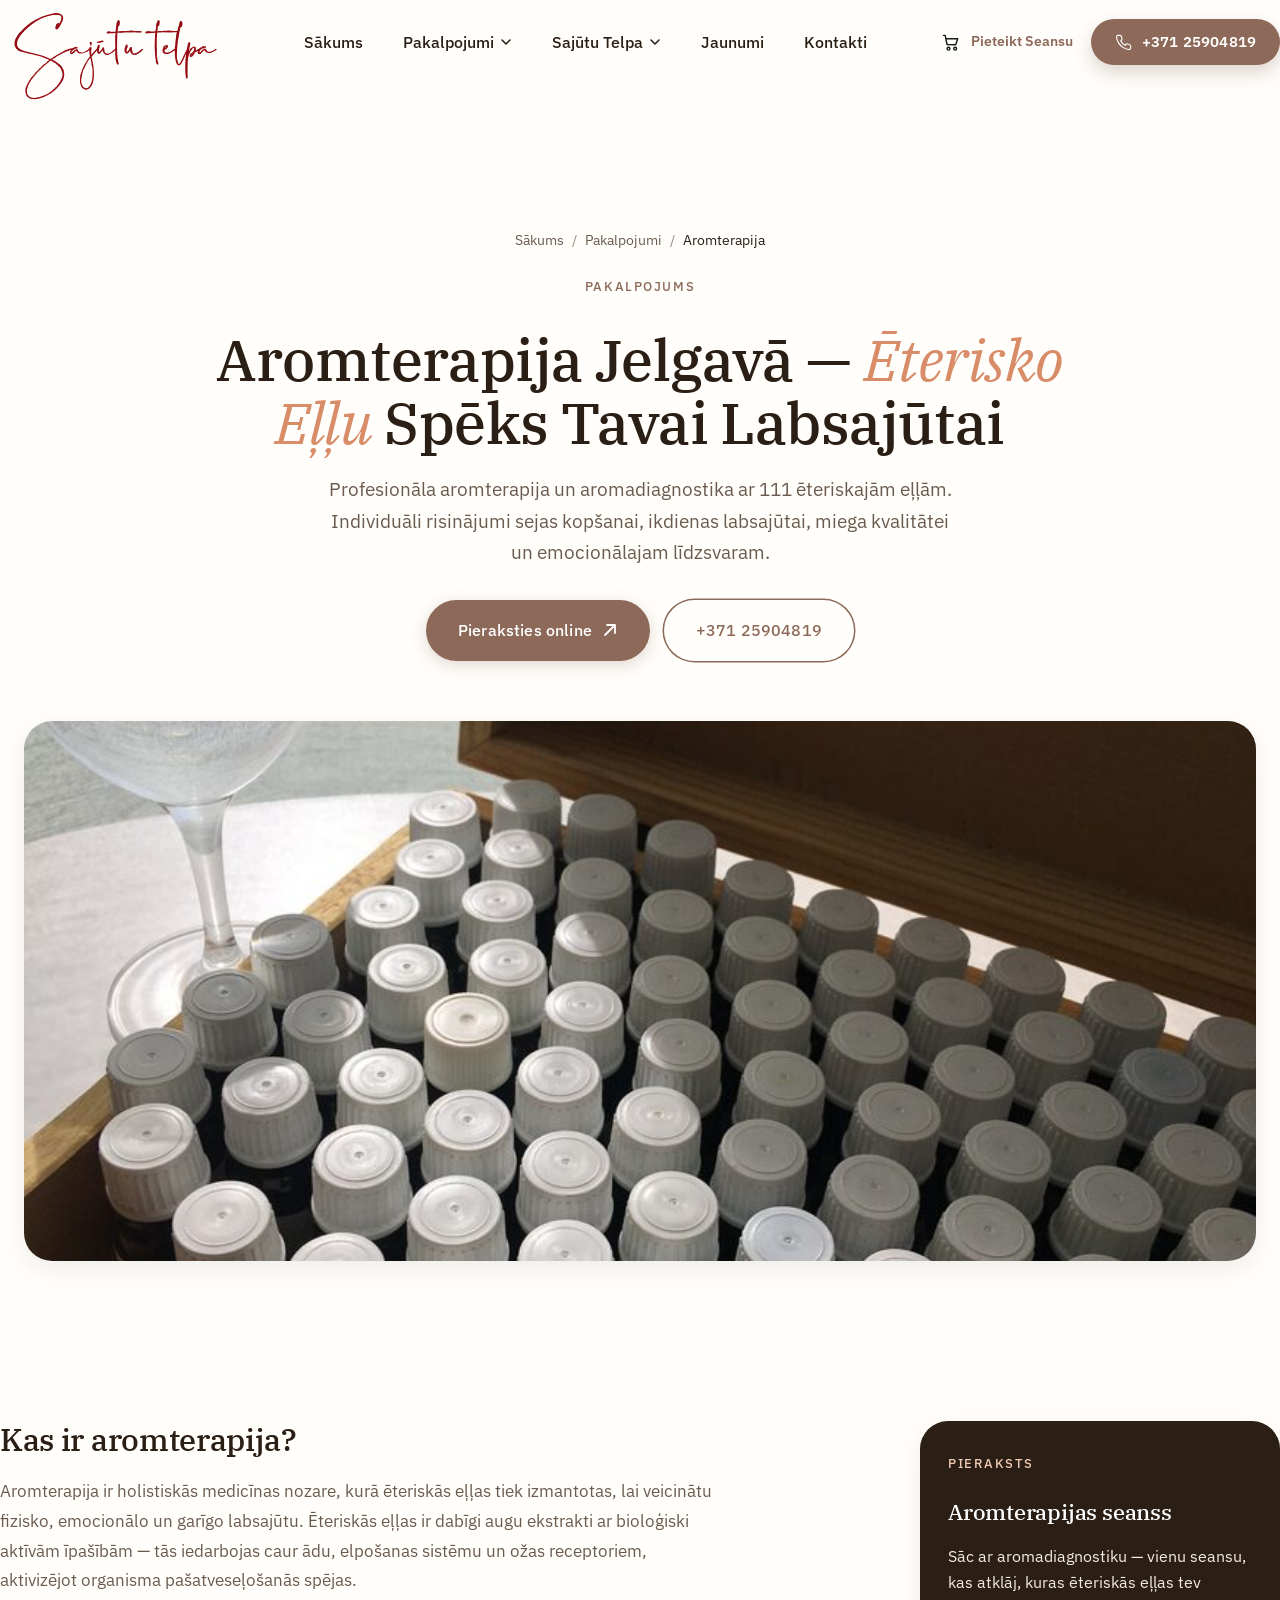
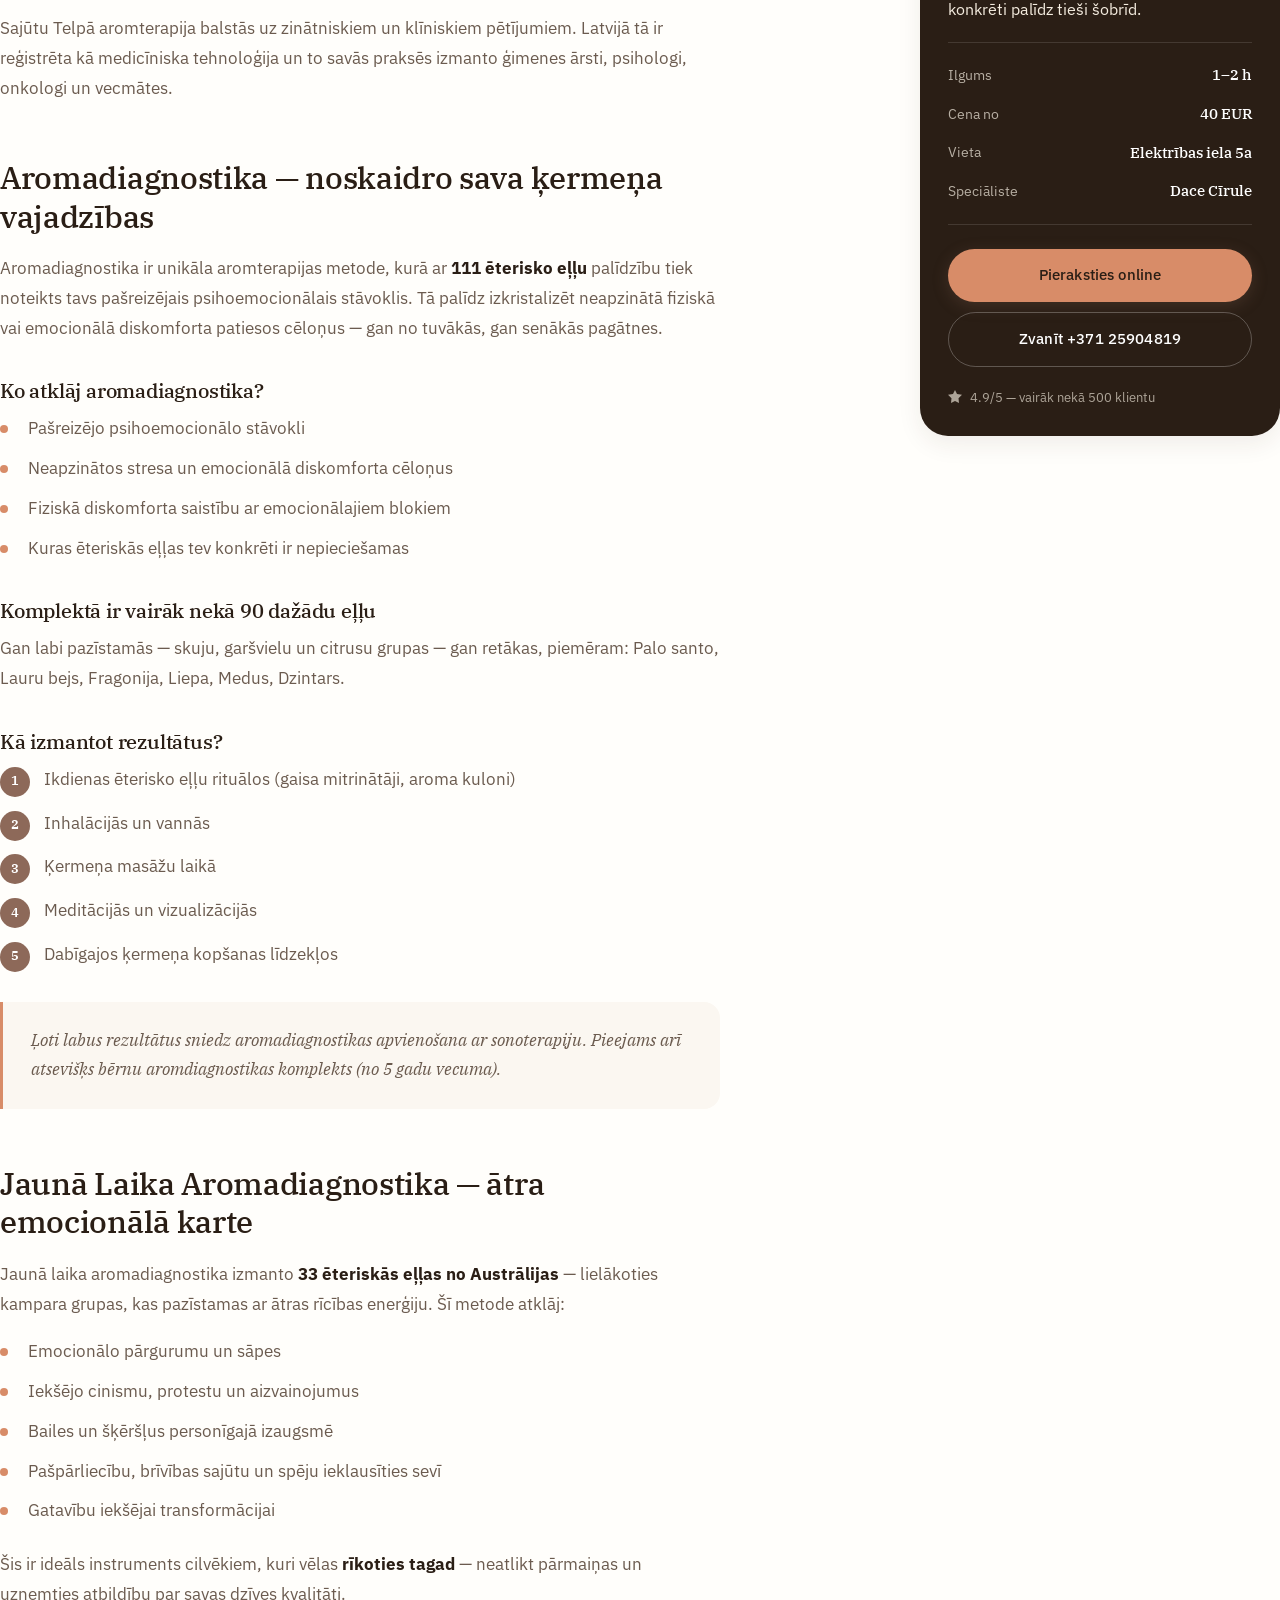
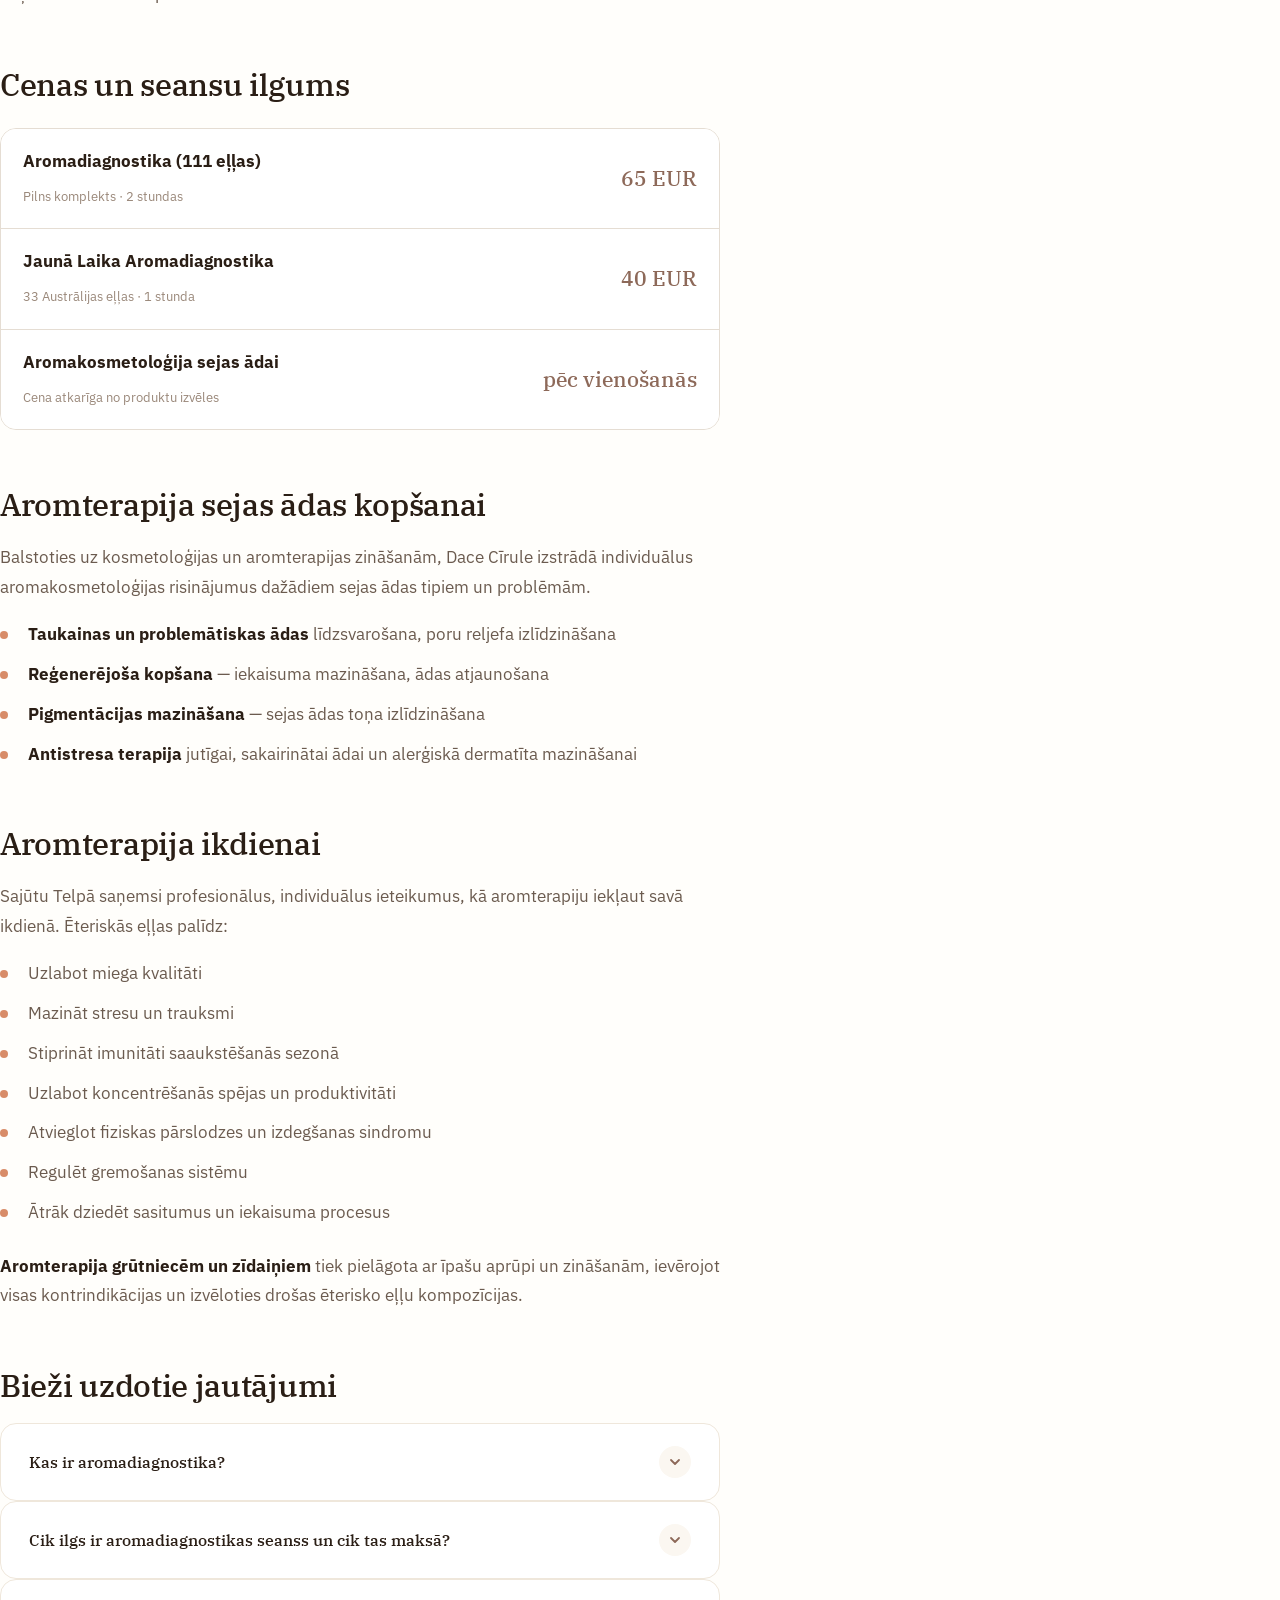
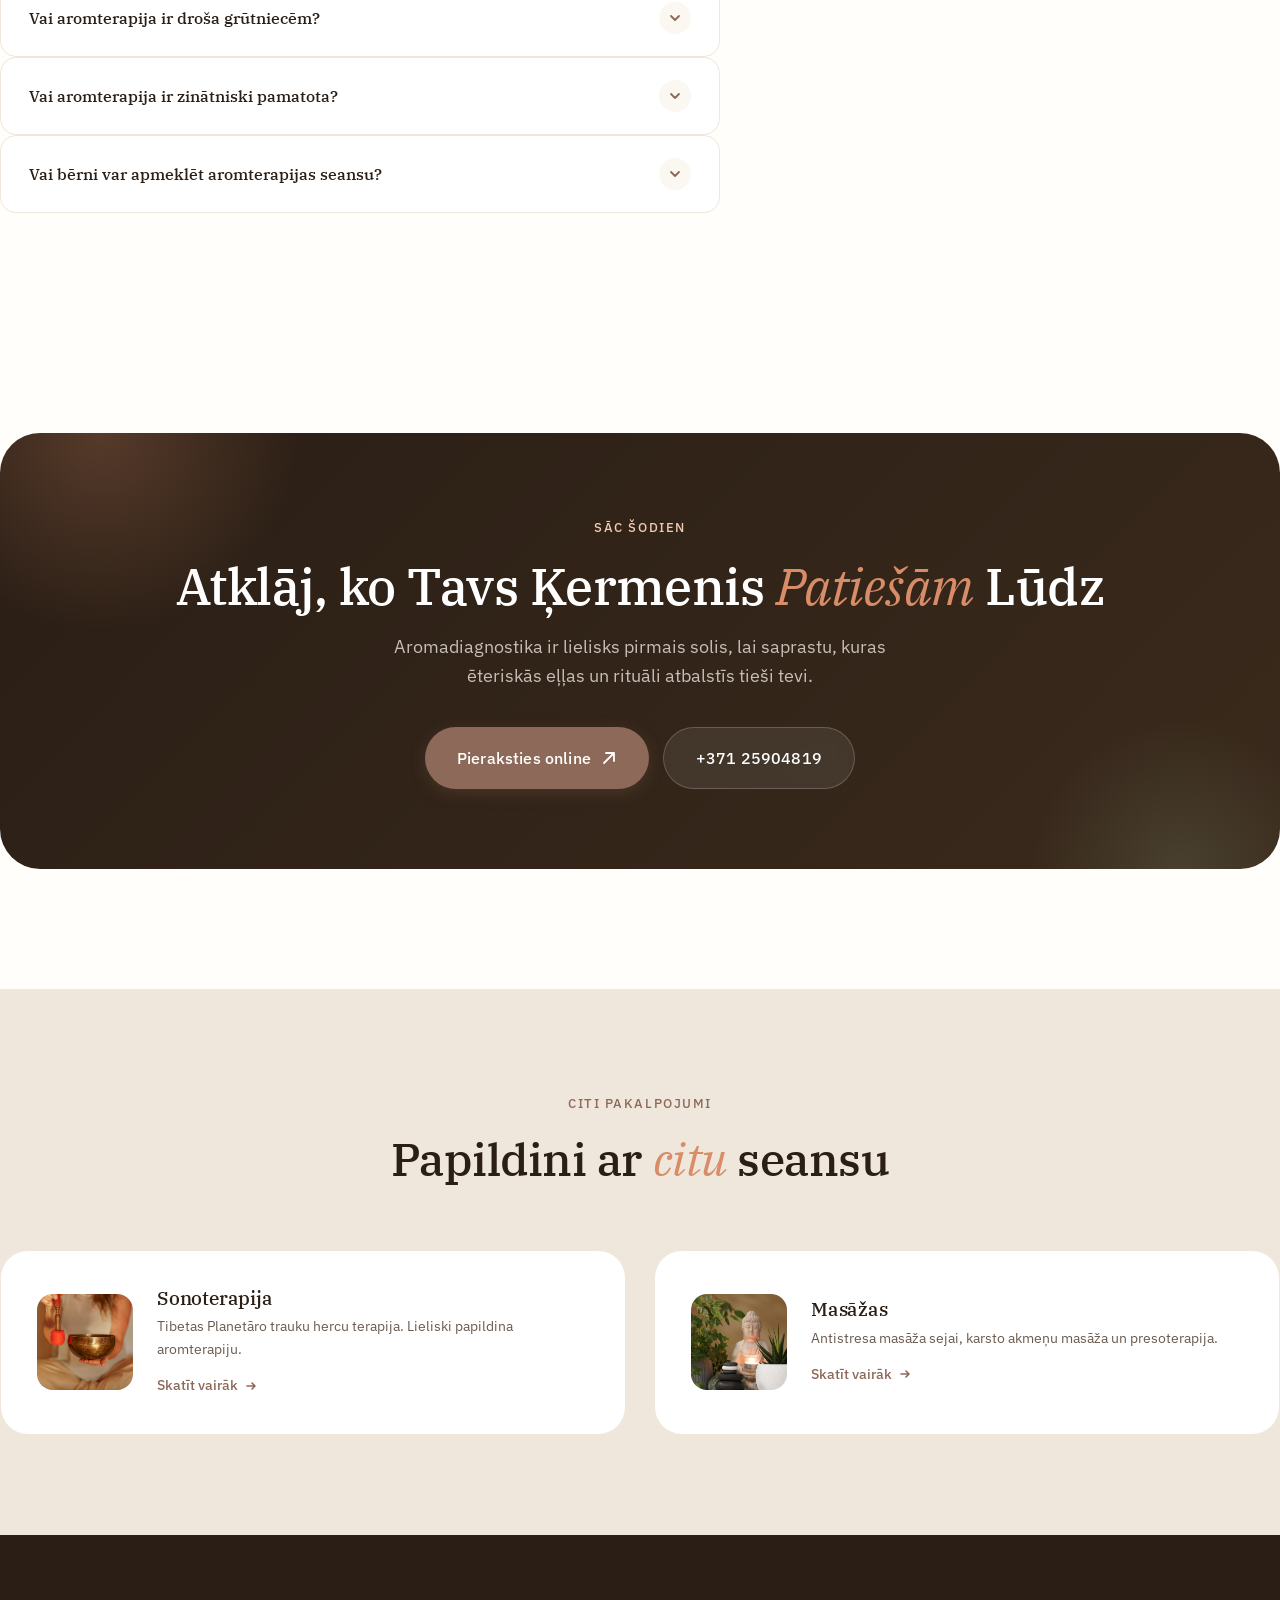
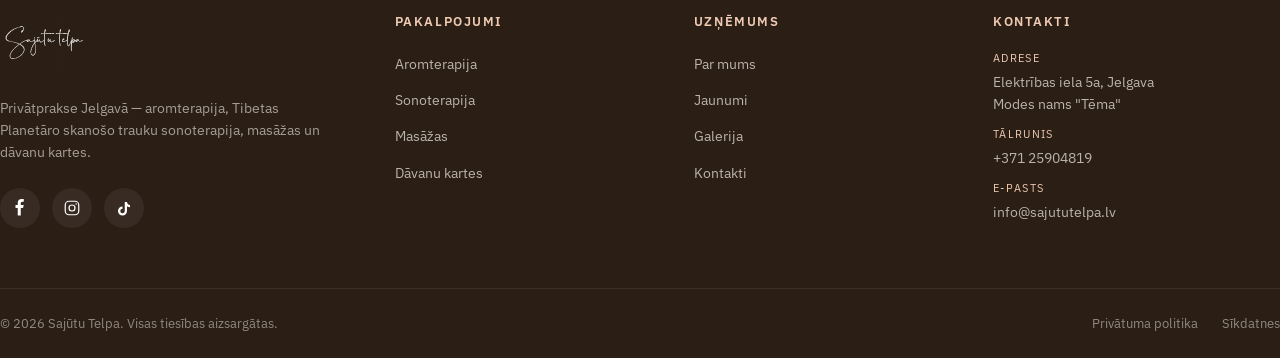
<file: aromterapija.html>
<!DOCTYPE html>
<html lang="lv">
<head>
  <meta charset="UTF-8" />
  <meta name="viewport" content="width=device-width, initial-scale=1.0" />
  <meta name="description" content="Profesionāla aromterapija Jelgavā. Aromadiagnostika ar 111 ēteriskajām eļļām (65 EUR), aromterapija ikdienai, sejas kopšanai un grūtniecēm. Pieraksts: +371 25904819." />
  <title>Aromterapija Jelgavā | Aromadiagnostika &amp; Ēteriskās Eļļas | Sajūtu Telpa</title>

  <link rel="preconnect" href="https://fonts.googleapis.com" />
  <link rel="preconnect" href="https://fonts.gstatic.com" crossorigin />
  <link href="https://fonts.googleapis.com/css2?family=IBM+Plex+Sans:wght@400;500;600;700&family=IBM+Plex+Serif:ital,wght@0,400;0,500;1,400;1,500&display=swap" rel="stylesheet" />

  <link rel="stylesheet" href="css/styles.css" />
  <link rel="icon" type="image/svg+xml" href="data:image/svg+xml,%3Csvg xmlns='http://www.w3.org/2000/svg' viewBox='0 0 32 32'%3E%3Cpath fill='%23B07659' d='M16 4c2 4 6 6 10 6-4 2-6 6-6 10-2-4-6-6-10-6 4-2 6-6 6-10z'/%3E%3C/svg%3E" />

  <script type="application/ld+json">
  {
    "@context": "https://schema.org",
    "@type": "Service",
    "serviceType": "Aromterapija un aromadiagnostika",
    "provider": {
      "@type": "LocalBusiness",
      "name": "Sajūtu Telpa",
      "address": {
        "@type": "PostalAddress",
        "streetAddress": "Elektrības iela 5a",
        "addressLocality": "Jelgava",
        "postalCode": "LV-3001",
        "addressCountry": "LV"
      },
      "telephone": "+37125904819"
    },
    "areaServed": "Jelgava",
    "offers": [
      { "@type": "Offer", "name": "Aromadiagnostika (111 eļļas)", "price": "65", "priceCurrency": "EUR" },
      { "@type": "Offer", "name": "Jaunā Laika Aromadiagnostika", "price": "40", "priceCurrency": "EUR" }
    ]
  }
  </script>
</head>
<body>

  <!-- ======================= HEADER ======================= -->
  <header class="site-header" id="siteHeader">
    <div class="container header-inner">
      <a href="index.html" class="logo" aria-label="Sajūtu Telpa — sākumlapa">
        <img src="assets/logo.svg" alt="Sajūtu Telpa logotips" width="34" height="34" />
      </a>

      <nav class="primary-nav" aria-label="Galvenā navigācija">
        <ul>
          <li><a href="index.html">Sākums</a></li>
          <li class="has-dropdown">
            <button type="button" class="nav-trigger" aria-expanded="false" aria-haspopup="true">
              Pakalpojumi
              <svg width="12" height="12" viewBox="0 0 12 12" aria-hidden="true"><path d="M2 4l4 4 4-4" fill="none" stroke="currentColor" stroke-width="1.6" stroke-linecap="round" stroke-linejoin="round"/></svg>
            </button>
            <div class="dropdown" role="menu">
              <a href="aromterapija.html" role="menuitem"><strong>Aromterapija</strong><span>Aromadiagnostika &amp; ēteriskās eļļas</span></a>
              <a href="sonoterapija.html" role="menuitem"><strong>Sonoterapija</strong><span>Tibetas Planetārie skanošie trauki</span></a>
              <a href="masazas.html" role="menuitem"><strong>Masāžas</strong><span>Antistresa &amp; karsto akmeņu</span></a>
              <a href="davanu-kartes.html" role="menuitem"><strong>Dāvanu kartes</strong><span>Uzdāvini labsajūtu</span></a>
            </div>
          </li>
          <li class="has-dropdown">
            <button type="button" class="nav-trigger" aria-expanded="false" aria-haspopup="true">
              Sajūtu Telpa
              <svg width="12" height="12" viewBox="0 0 12 12" aria-hidden="true"><path d="M2 4l4 4 4-4" fill="none" stroke="currentColor" stroke-width="1.6" stroke-linecap="round" stroke-linejoin="round"/></svg>
            </button>
            <div class="dropdown" role="menu">
              <a href="par-mums.html" role="menuitem"><strong>Par mums</strong><span>Dace Cīrule un mūsu stāsts</span></a>
              <a href="galerija.html" role="menuitem"><strong>Galerija</strong><span>Telpa, procedūras, atmosfēra</span></a>
            </div>
          </li>
          <li><a href="jaunumi.html">Jaunumi</a></li>
          <li><a href="kontakti.html">Kontakti</a></li>
        </ul>
      </nav>

      <div class="header-cta">
        <a href="https://go.sajututelpa.lv/visi-pakalpojumi" class="header-book" target="_blank" rel="noopener">
          <span class="header-book-icon" aria-hidden="true">
            <svg width="20" height="20" viewBox="0 0 24 24" fill="none">
              <circle cx="9" cy="20" r="1.7" stroke="currentColor" stroke-width="1.7"/>
              <circle cx="17" cy="20" r="1.7" stroke="currentColor" stroke-width="1.7"/>
              <path d="M3 4h2l2.1 10.4a1 1 0 0 0 1 .8h8.9a1 1 0 0 0 1-.8L20 8H7" stroke="currentColor" stroke-width="1.7" stroke-linecap="round" stroke-linejoin="round"/>
            </svg>
          </span>
          <span>Pieteikt Seansu</span>
        </a>
        <a href="tel:+37125904819" class="header-call">
          <svg width="17" height="17" viewBox="0 0 24 24" fill="none" aria-hidden="true"><path d="M22 16.92v3a2 2 0 0 1-2.18 2 19.79 19.79 0 0 1-8.63-3.07 19.5 19.5 0 0 1-6-6 19.79 19.79 0 0 1-3.07-8.67A2 2 0 0 1 4.11 2h3a2 2 0 0 1 2 1.72 12.84 12.84 0 0 0 .7 2.81 2 2 0 0 1-.45 2.11L8.09 9.91a16 16 0 0 0 6 6l1.27-1.27a2 2 0 0 1 2.11-.45 12.84 12.84 0 0 0 2.81.7A2 2 0 0 1 22 16.92z" stroke="currentColor" stroke-width="1.6" stroke-linecap="round" stroke-linejoin="round"/></svg>
          <span>+371 25904819</span>
        </a>
      </div>

      <button class="mobile-toggle" id="mobileToggle" aria-expanded="false" aria-controls="mobileMenu" aria-label="Atvērt izvēlni">
        <span></span><span></span><span></span>
      </button>
    </div>
  </header>

  <div class="mobile-menu" id="mobileMenu" hidden>
    <ul>
      <li><a href="index.html">Sākums</a></li>
      <li><a href="aromterapija.html">Aromterapija</a></li>
      <li><a href="sonoterapija.html">Sonoterapija</a></li>
      <li><a href="masazas.html">Masāžas</a></li>
      <li><a href="davanu-kartes.html">Dāvanu kartes</a></li>
      <li><a href="par-mums.html">Par mums</a></li>
      <li><a href="jaunumi.html">Jaunumi</a></li>
      <li><a href="kontakti.html">Kontakti</a></li>
    </ul>
  </div>

  <main>

    <!-- ======================= PAGE HERO ======================= -->
    <section class="page-hero">
      <div class="container page-hero-inner">
        <nav class="breadcrumbs" aria-label="Trase">
          <ol>
            <li><a href="index.html">Sākums</a></li>
            <li><a href="index.html#pakalpojumi">Pakalpojumi</a></li>
            <li><span aria-current="page">Aromterapija</span></li>
          </ol>
        </nav>
        <span class="eyebrow">Pakalpojums</span>
        <h1>Aromterapija Jelgavā — <em>Ēterisko Eļļu</em> Spēks Tavai Labsajūtai</h1>
        <p class="lead">Profesionāla aromterapija un aromadiagnostika ar 111 ēteriskajām eļļām. Individuāli risinājumi sejas kopšanai, ikdienas labsajūtai, miega kvalitātei un emocionālajam līdzsvaram.</p>
        <div class="page-hero-actions">
          <a href="https://go.sajututelpa.lv/visi-pakalpojumi" class="btn btn-primary btn-lg" target="_blank" rel="noopener">
            Pieraksties online
            <svg width="16" height="16" viewBox="0 0 16 16" aria-hidden="true"><path d="M3 13L13 3M5 3h8v8" stroke="currentColor" stroke-width="1.8" stroke-linecap="round" stroke-linejoin="round" fill="none"/></svg>
          </a>
          <a href="tel:+37125904819" class="btn btn-outline btn-lg">+371 25904819</a>
        </div>
      </div>

      <div class="service-feature-img">
        <img src="assets/gallery/Aromterapijas%20proced%C5%ABras%20Jelgav%C4%81.jpeg" alt="Aromterapijas procedūra Sajūtu Telpā Jelgavā" />
      </div>
    </section>

    <!-- ======================= SERVICE BODY ======================= -->
    <section class="service-body">
      <div class="container service-body-grid">
        <article class="service-content">
          <h2>Kas ir aromterapija?</h2>
          <p>Aromterapija ir holistiskās medicīnas nozare, kurā ēteriskās eļļas tiek izmantotas, lai veicinātu fizisko, emocionālo un garīgo labsajūtu. Ēteriskās eļļas ir dabīgi augu ekstrakti ar bioloģiski aktīvām īpašībām — tās iedarbojas caur ādu, elpošanas sistēmu un ožas receptoriem, aktivizējot organisma pašatveseļošanās spējas.</p>
          <p>Sajūtu Telpā aromterapija balstās uz zinātniskiem un klīniskiem pētījumiem. Latvijā tā ir reģistrēta kā medicīniska tehnoloģija un to savās praksēs izmanto ģimenes ārsti, psihologi, onkologi un vecmātes.</p>

          <h2>Aromadiagnostika — noskaidro sava ķermeņa vajadzības</h2>
          <p>Aromadiagnostika ir unikāla aromterapijas metode, kurā ar <strong>111 ēterisko eļļu</strong> palīdzību tiek noteikts tavs pašreizējais psihoemocionālais stāvoklis. Tā palīdz izkristalizēt neapzinātā fiziskā vai emocionālā diskomforta patiesos cēloņus — gan no tuvākās, gan senākās pagātnes.</p>

          <h3>Ko atklāj aromadiagnostika?</h3>
          <ul>
            <li>Pašreizējo psihoemocionālo stāvokli</li>
            <li>Neapzinātos stresa un emocionālā diskomforta cēloņus</li>
            <li>Fiziskā diskomforta saistību ar emocionālajiem blokiem</li>
            <li>Kuras ēteriskās eļļas tev konkrēti ir nepieciešamas</li>
          </ul>

          <h3>Komplektā ir vairāk nekā 90 dažādu eļļu</h3>
          <p>Gan labi pazīstamās — skuju, garšvielu un citrusu grupas — gan retākas, piemēram: Palo santo, Lauru bejs, Fragonija, Liepa, Medus, Dzintars.</p>

          <h3>Kā izmantot rezultātus?</h3>
          <ol>
            <li>Ikdienas ēterisko eļļu rituālos (gaisa mitrinātāji, aroma kuloni)</li>
            <li>Inhalācijās un vannās</li>
            <li>Ķermeņa masāžu laikā</li>
            <li>Meditācijās un vizualizācijās</li>
            <li>Dabīgajos ķermeņa kopšanas līdzekļos</li>
          </ol>

          <blockquote>
            <p>Ļoti labus rezultātus sniedz aromadiagnostikas apvienošana ar sonoterapiju. Pieejams arī atsevišķs bērnu aromdiagnostikas komplekts (no 5 gadu vecuma).</p>
          </blockquote>

          <h2>Jaunā Laika Aromadiagnostika — ātra emocionālā karte</h2>
          <p>Jaunā laika aromadiagnostika izmanto <strong>33 ēteriskās eļļas no Austrālijas</strong> — lielākoties kampara grupas, kas pazīstamas ar ātras rīcības enerģiju. Šī metode atklāj:</p>
          <ul>
            <li>Emocionālo pārgurumu un sāpes</li>
            <li>Iekšējo cinismu, protestu un aizvainojumus</li>
            <li>Bailes un šķēršļus personīgajā izaugsmē</li>
            <li>Pašpārliecību, brīvības sajūtu un spēju ieklausīties sevī</li>
            <li>Gatavību iekšējai transformācijai</li>
          </ul>
          <p>Šis ir ideāls instruments cilvēkiem, kuri vēlas <strong>rīkoties tagad</strong> — neatlikt pārmaiņas un uzņemties atbildību par savas dzīves kvalitāti.</p>

          <h2>Cenas un seansu ilgums</h2>
          <div class="price-table">
            <div class="price-row">
              <div>
                <strong>Aromadiagnostika (111 eļļas)</strong>
                <small>Pilns komplekts · 2 stundas</small>
              </div>
              <span class="price-tag">65 EUR</span>
            </div>
            <div class="price-row">
              <div>
                <strong>Jaunā Laika Aromadiagnostika</strong>
                <small>33 Austrālijas eļļas · 1 stunda</small>
              </div>
              <span class="price-tag">40 EUR</span>
            </div>
            <div class="price-row">
              <div>
                <strong>Aromakosmetoloģija sejas ādai</strong>
                <small>Cena atkarīga no produktu izvēles</small>
              </div>
              <span class="price-tag">pēc vienošanās</span>
            </div>
          </div>

          <h2>Aromterapija sejas ādas kopšanai</h2>
          <p>Balstoties uz kosmetoloģijas un aromterapijas zināšanām, Dace Cīrule izstrādā individuālus aromakosmetoloģijas risinājumus dažādiem sejas ādas tipiem un problēmām.</p>
          <ul>
            <li><strong>Taukainas un problemātiskas ādas</strong> līdzsvarošana, poru reljefa izlīdzināšana</li>
            <li><strong>Reģenerējoša kopšana</strong> — iekaisuma mazināšana, ādas atjaunošana</li>
            <li><strong>Pigmentācijas mazināšana</strong> — sejas ādas toņa izlīdzināšana</li>
            <li><strong>Antistresa terapija</strong> jutīgai, sakairinātai ādai un alerģiskā dermatīta mazināšanai</li>
          </ul>

          <h2>Aromterapija ikdienai</h2>
          <p>Sajūtu Telpā saņemsi profesionālus, individuālus ieteikumus, kā aromterapiju iekļaut savā ikdienā. Ēteriskās eļļas palīdz:</p>
          <ul>
            <li>Uzlabot miega kvalitāti</li>
            <li>Mazināt stresu un trauksmi</li>
            <li>Stiprināt imunitāti saaukstēšanās sezonā</li>
            <li>Uzlabot koncentrēšanās spējas un produktivitāti</li>
            <li>Atvieglot fiziskas pārslodzes un izdegšanas sindromu</li>
            <li>Regulēt gremošanas sistēmu</li>
            <li>Ātrāk dziedēt sasitumus un iekaisuma procesus</li>
          </ul>
          <p><strong>Aromterapija grūtniecēm un zīdaiņiem</strong> tiek pielāgota ar īpašu aprūpi un zināšanām, ievērojot visas kontrindikācijas un izvēloties drošas ēterisko eļļu kompozīcijas.</p>

          <h2>Bieži uzdotie jautājumi</h2>
          <details class="faq-item">
            <summary>
              <span>Kas ir aromadiagnostika?</span>
              <span class="faq-toggle" aria-hidden="true"><svg width="14" height="14" viewBox="0 0 14 14"><path d="M3 5l4 4 4-4" stroke="currentColor" stroke-width="1.8" stroke-linecap="round" stroke-linejoin="round" fill="none"/></svg></span>
            </summary>
            <div class="faq-content"><p>Aromadiagnostika ir aromterapijas metode, kurā ar ēterisko eļļu palīdzību nosaka cilvēka pašreizējo psihoemocionālo stāvokli un emocionālā vai fiziskā diskomforta cēloņus. Tā palīdz noskaidrot, kuras ēteriskās eļļas konkrētajā dzīves posmā ir nepieciešamas.</p></div>
          </details>
          <details class="faq-item">
            <summary>
              <span>Cik ilgs ir aromadiagnostikas seanss un cik tas maksā?</span>
              <span class="faq-toggle" aria-hidden="true"><svg width="14" height="14" viewBox="0 0 14 14"><path d="M3 5l4 4 4-4" stroke="currentColor" stroke-width="1.8" stroke-linecap="round" stroke-linejoin="round" fill="none"/></svg></span>
            </summary>
            <div class="faq-content"><p>Pilnais aromadiagnostikas seanss (111 ēteriskās eļļas) ilgst 2 stundas un maksā 65 EUR. Jaunā laika aromadiagnostika (33 eļļas) ilgst 1 stundu un maksā 40 EUR.</p></div>
          </details>
          <details class="faq-item">
            <summary>
              <span>Vai aromterapija ir droša grūtniecēm?</span>
              <span class="faq-toggle" aria-hidden="true"><svg width="14" height="14" viewBox="0 0 14 14"><path d="M3 5l4 4 4-4" stroke="currentColor" stroke-width="1.8" stroke-linecap="round" stroke-linejoin="round" fill="none"/></svg></span>
            </summary>
            <div class="faq-content"><p>Ar profesionāla terapeita palīdzību aromterapija var būt droša un labvēlīga grūtniecēm. Sajūtu Telpā tiek ievērotas visas kontrindikācijas un izvēlētas grūtniecībai piemērotas ēteriskās eļļas.</p></div>
          </details>
          <details class="faq-item">
            <summary>
              <span>Vai aromterapija ir zinātniski pamatota?</span>
              <span class="faq-toggle" aria-hidden="true"><svg width="14" height="14" viewBox="0 0 14 14"><path d="M3 5l4 4 4-4" stroke="currentColor" stroke-width="1.8" stroke-linecap="round" stroke-linejoin="round" fill="none"/></svg></span>
            </summary>
            <div class="faq-content"><p>Jā. Aromterapija ir reģistrēta kā medicīniska tehnoloģija Latvijā. To izmanto dažādās slimnīcās Francijā un Vācijā. Dace Cīrule ir papildus mācījusies ēterisko eļļu bioķīmijā pie Ingrid Ghesquiere (Francija) viņas Aroma Education skolā.</p></div>
          </details>
          <details class="faq-item">
            <summary>
              <span>Vai bērni var apmeklēt aromterapijas seansu?</span>
              <span class="faq-toggle" aria-hidden="true"><svg width="14" height="14" viewBox="0 0 14 14"><path d="M3 5l4 4 4-4" stroke="currentColor" stroke-width="1.8" stroke-linecap="round" stroke-linejoin="round" fill="none"/></svg></span>
            </summary>
            <div class="faq-content"><p>Jā, aromadiagnostika ir pieejama bērniem sākot no 5 gadu vecuma, izmantojot speciāli bērniem paredzētu eļļu komplektu.</p></div>
          </details>
        </article>

        <aside class="service-aside">
          <div class="info-card">
            <span class="eyebrow eyebrow-light">Pieraksts</span>
            <h3>Aromterapijas seanss</h3>
            <p>Sāc ar aromadiagnostiku — vienu seansu, kas atklāj, kuras ēteriskās eļļas tev konkrēti palīdz tieši šobrīd.</p>
            <div class="info-meta">
              <div><span>Ilgums</span><strong>1–2 h</strong></div>
              <div><span>Cena no</span><strong>40 EUR</strong></div>
              <div><span>Vieta</span><strong>Elektrības iela 5a</strong></div>
              <div><span>Speciāliste</span><strong>Dace Cīrule</strong></div>
            </div>
            <div class="info-actions">
              <a href="https://go.sajututelpa.lv/visi-pakalpojumi" class="btn btn-primary btn-block" target="_blank" rel="noopener">Pieraksties online</a>
              <a href="tel:+37125904819" class="btn btn-outline-light btn-block">Zvanīt +371 25904819</a>
            </div>
            <div class="info-trust">
              <svg width="14" height="14" viewBox="0 0 14 14" fill="currentColor" aria-hidden="true"><path d="M7 0l2 4 5 .7-3.5 3.5L11 13l-4-2-4 2 .5-4.8L0 4.7 5 4z"/></svg>
              4.9/5 — vairāk nekā 500 klientu
            </div>
          </div>
        </aside>
      </div>
    </section>

    <!-- ======================= CTA ======================= -->
    <section class="cta">
      <div class="container cta-inner reveal" data-reveal="up">
        <div class="cta-decor cta-decor-1" aria-hidden="true"></div>
        <div class="cta-decor cta-decor-2" aria-hidden="true"></div>
        <span class="eyebrow eyebrow-light">Sāc šodien</span>
        <h2>Atklāj, ko Tavs Ķermenis <em>Patiešām</em> Lūdz</h2>
        <p>Aromadiagnostika ir lielisks pirmais solis, lai saprastu, kuras ēteriskās eļļas un rituāli atbalstīs tieši tevi.</p>
        <div class="cta-actions">
          <a href="https://go.sajututelpa.lv/visi-pakalpojumi" class="btn btn-primary btn-lg" target="_blank" rel="noopener">
            Pieraksties online
            <svg width="16" height="16" viewBox="0 0 16 16" aria-hidden="true"><path d="M3 13L13 3M5 3h8v8" stroke="currentColor" stroke-width="1.8" stroke-linecap="round" stroke-linejoin="round" fill="none"/></svg>
          </a>
          <a href="tel:+37125904819" class="btn btn-ghost-light btn-lg">+371 25904819</a>
        </div>
      </div>
    </section>

    <!-- ======================= RELATED ======================= -->
    <section class="related-services">
      <div class="container">
        <div class="section-head reveal" data-reveal="up">
          <span class="eyebrow">Citi pakalpojumi</span>
          <h2>Papildini ar <em>citu</em> seansu</h2>
        </div>
        <div class="related-grid">
          <a href="sonoterapija.html" class="related-card">
            <div class="related-img"><img src="assets/gallery/Tibetas%20skano%C5%A1ie%20trauki.jpeg" alt="Tibetas Planetārie skanošie trauki" loading="lazy" /></div>
            <div>
              <h3>Sonoterapija</h3>
              <p>Tibetas Planetāro trauku hercu terapija. Lieliski papildina aromterapiju.</p>
              <span class="related-arrow">Skatīt vairāk <svg width="14" height="14" viewBox="0 0 14 14"><path d="M3 7h8m-3-3l3 3-3 3" stroke="currentColor" stroke-width="1.6" stroke-linecap="round" stroke-linejoin="round" fill="none"/></svg></span>
            </div>
          </a>
          <a href="masazas.html" class="related-card">
            <div class="related-img"><img src="assets/gallery/Karsto%20akme%C5%86u%20mas%C4%81%C5%BEa.jpeg" alt="Karsto akmeņu masāža" loading="lazy" /></div>
            <div>
              <h3>Masāžas</h3>
              <p>Antistresa masāža sejai, karsto akmeņu masāža un presoterapija.</p>
              <span class="related-arrow">Skatīt vairāk <svg width="14" height="14" viewBox="0 0 14 14"><path d="M3 7h8m-3-3l3 3-3 3" stroke="currentColor" stroke-width="1.6" stroke-linecap="round" stroke-linejoin="round" fill="none"/></svg></span>
            </div>
          </a>
        </div>
      </div>
    </section>

  </main>

  <!-- ======================= FOOTER ======================= -->
  <footer class="site-footer">
    <div class="container footer-grid">
      <div class="footer-brand">
        <a href="index.html" class="logo logo-light"><img src="assets/logo.svg" alt="Sajūtu Telpa logotips" width="30" height="30" /></a>
        <p>Privātprakse Jelgavā — aromterapija, Tibetas Planetāro skanošo trauku sonoterapija, masāžas un dāvanu kartes.</p>
        <div class="footer-socials">
          <a href="https://www.facebook.com/dclounge.jelgava" target="_blank" rel="noopener" aria-label="Facebook"><svg width="18" height="18" viewBox="0 0 24 24" fill="currentColor" aria-hidden="true"><path d="M13 22V12h3l1-4h-4V5.5c0-1 .5-2 2-2h2V0h-3c-3 0-5 2-5 5v3H6v4h3v10z"/></svg></a>
          <a href="https://www.instagram.com/sajutu.telpa/" target="_blank" rel="noopener" aria-label="Instagram"><svg width="18" height="18" viewBox="0 0 24 24" fill="none" aria-hidden="true"><rect x="3" y="3" width="18" height="18" rx="5" stroke="currentColor" stroke-width="1.6"/><circle cx="12" cy="12" r="4" stroke="currentColor" stroke-width="1.6"/><circle cx="17.5" cy="6.5" r="1" fill="currentColor"/></svg></a>
          <a href="https://www.tiktok.com/@sajutu.telpa" target="_blank" rel="noopener" aria-label="TikTok"><svg width="18" height="18" viewBox="0 0 24 24" fill="currentColor" aria-hidden="true"><path d="M16 4c0 2 1.5 4 4 4v3c-1.5 0-3-.5-4-1.5V16a6 6 0 1 1-6-6v3a3 3 0 1 0 3 3V4z"/></svg></a>
        </div>
      </div>
      <div class="footer-col"><h4>Pakalpojumi</h4><ul>
        <li><a href="aromterapija.html">Aromterapija</a></li>
        <li><a href="sonoterapija.html">Sonoterapija</a></li>
        <li><a href="masazas.html">Masāžas</a></li>
        <li><a href="davanu-kartes.html">Dāvanu kartes</a></li>
      </ul></div>
      <div class="footer-col"><h4>Uzņēmums</h4><ul>
        <li><a href="par-mums.html">Par mums</a></li>
        <li><a href="jaunumi.html">Jaunumi</a></li>
        <li><a href="galerija.html">Galerija</a></li>
        <li><a href="kontakti.html">Kontakti</a></li>
      </ul></div>
      <div class="footer-col footer-contact"><h4>Kontakti</h4><ul>
        <li><span>Adrese</span>Elektrības iela 5a, Jelgava<br />Modes nams "Tēma"</li>
        <li><span>Tālrunis</span><a href="tel:+37125904819">+371 25904819</a></li>
        <li><span>E-pasts</span><a href="mailto:info@sajututelpa.lv">info@sajututelpa.lv</a></li>
      </ul></div>
    </div>
    <div class="footer-bottom"><div class="container">
      <p>© <span id="year"></span> Sajūtu Telpa. Visas tiesības aizsargātas.</p>
      <ul><li><a href="privatuma-politika.html">Privātuma politika</a></li><li><a href="sikdatnes.html">Sīkdatnes</a></li></ul>
    </div></div>
  </footer>

  <a href="#top" class="back-to-top" id="backToTop" aria-label="Atgriezties augšā" hidden>
    <svg width="20" height="20" viewBox="0 0 20 20" aria-hidden="true"><path d="M6 12l4-4 4 4" stroke="currentColor" stroke-width="2" stroke-linecap="round" stroke-linejoin="round" fill="none"/></svg>
  </a>

  <script src="js/main.js"></script>
</body>
</html>
</file>
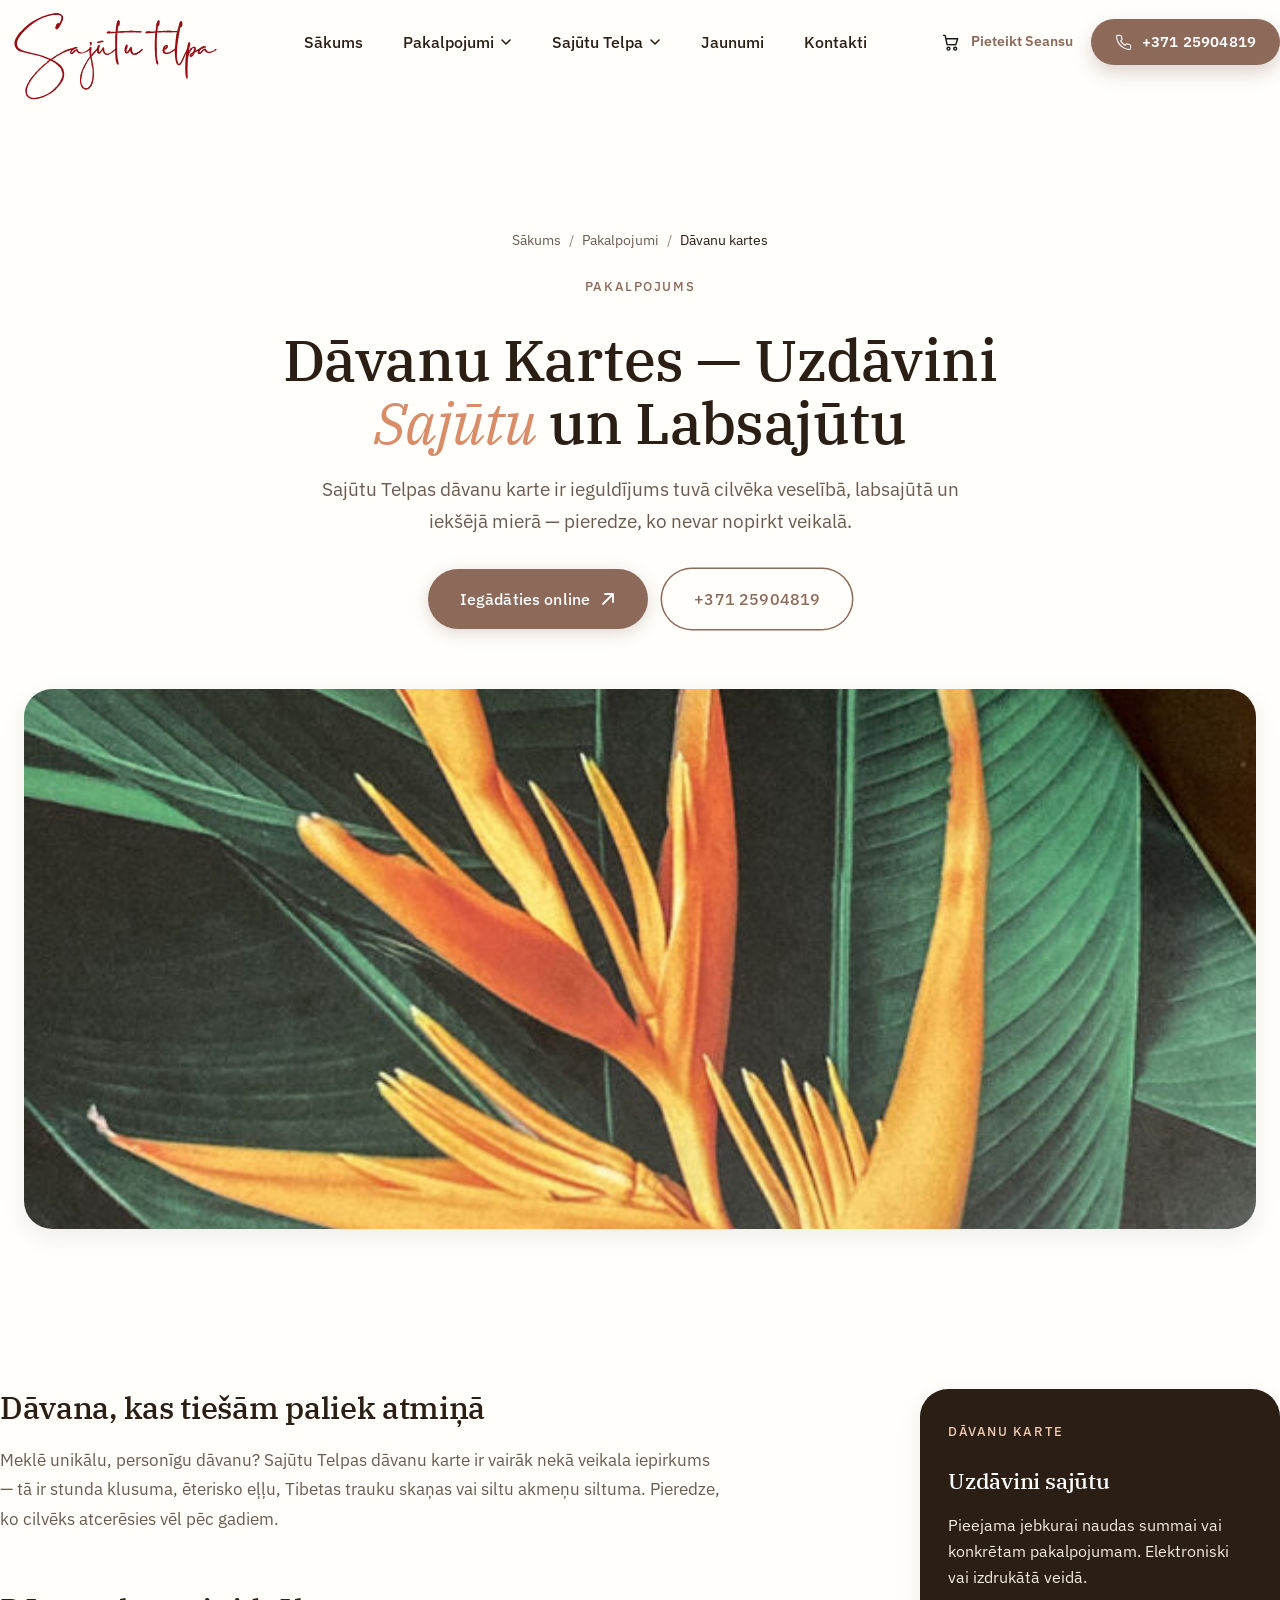
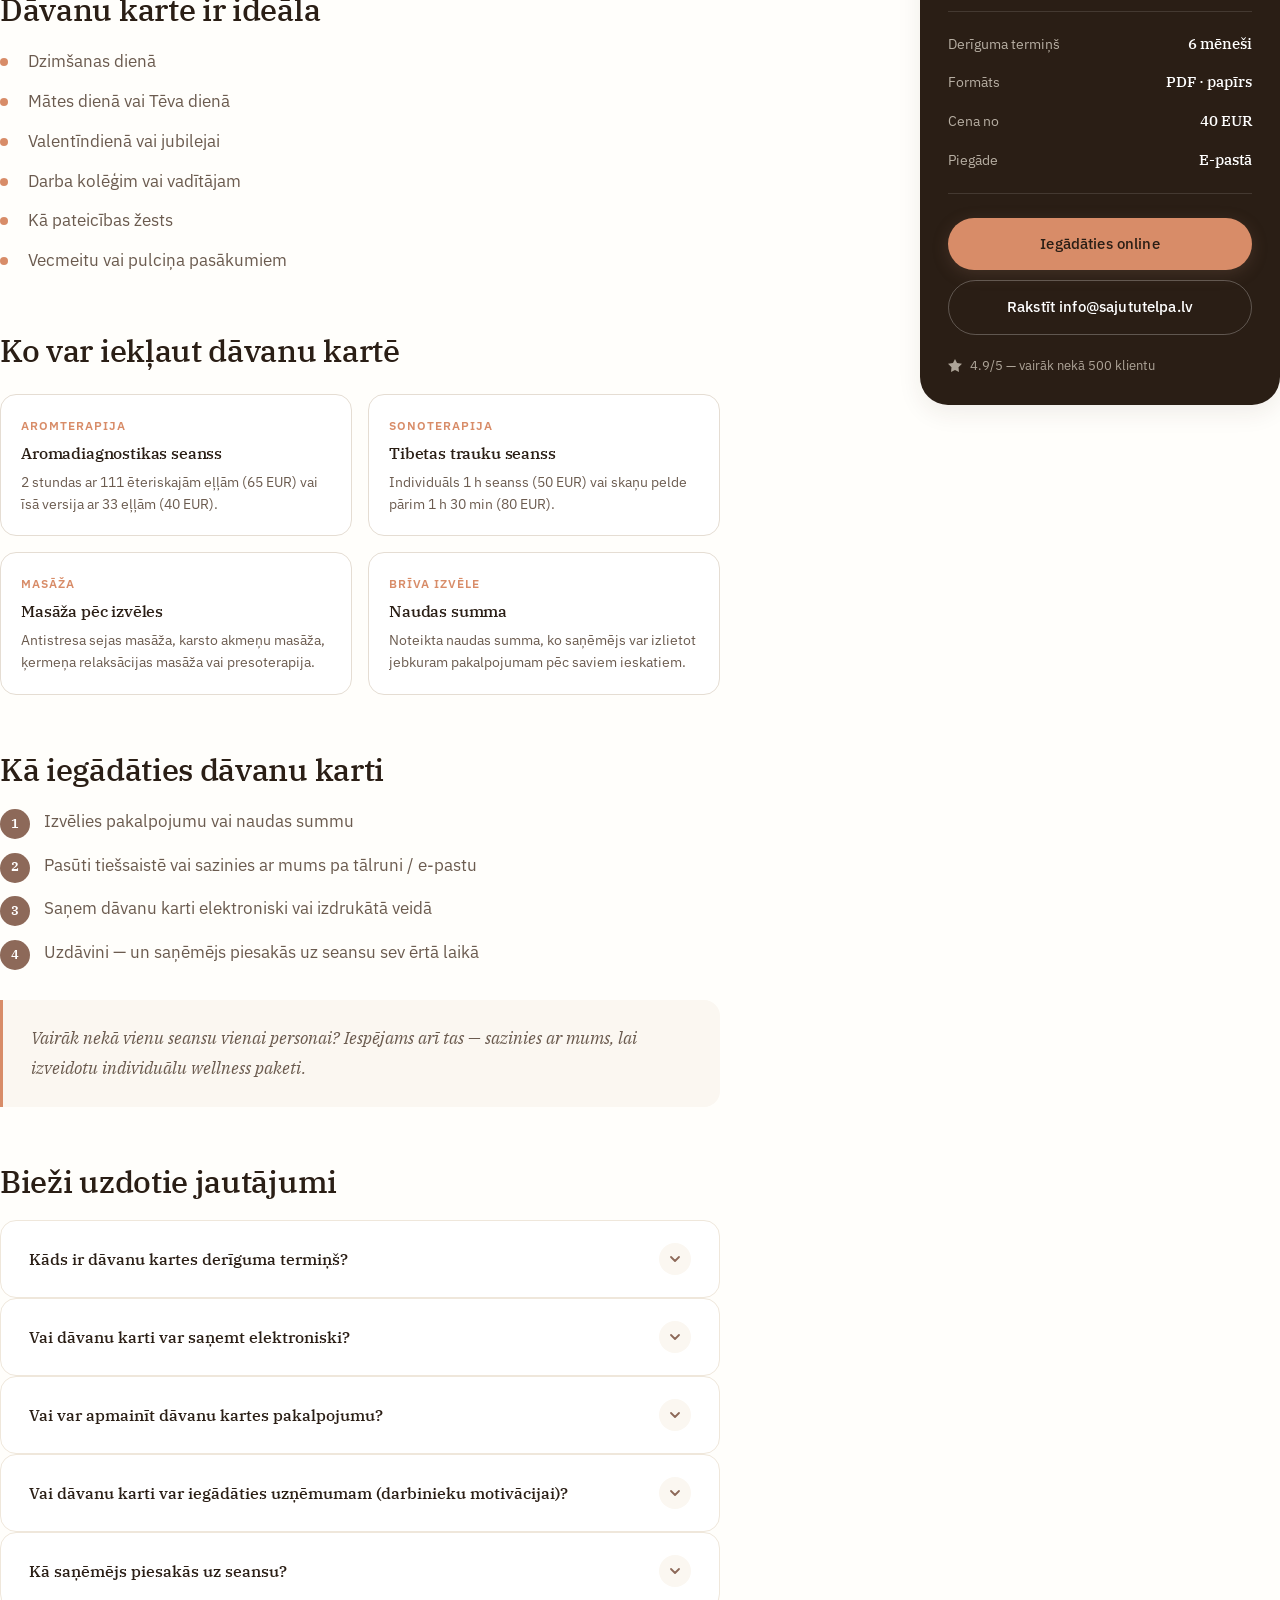
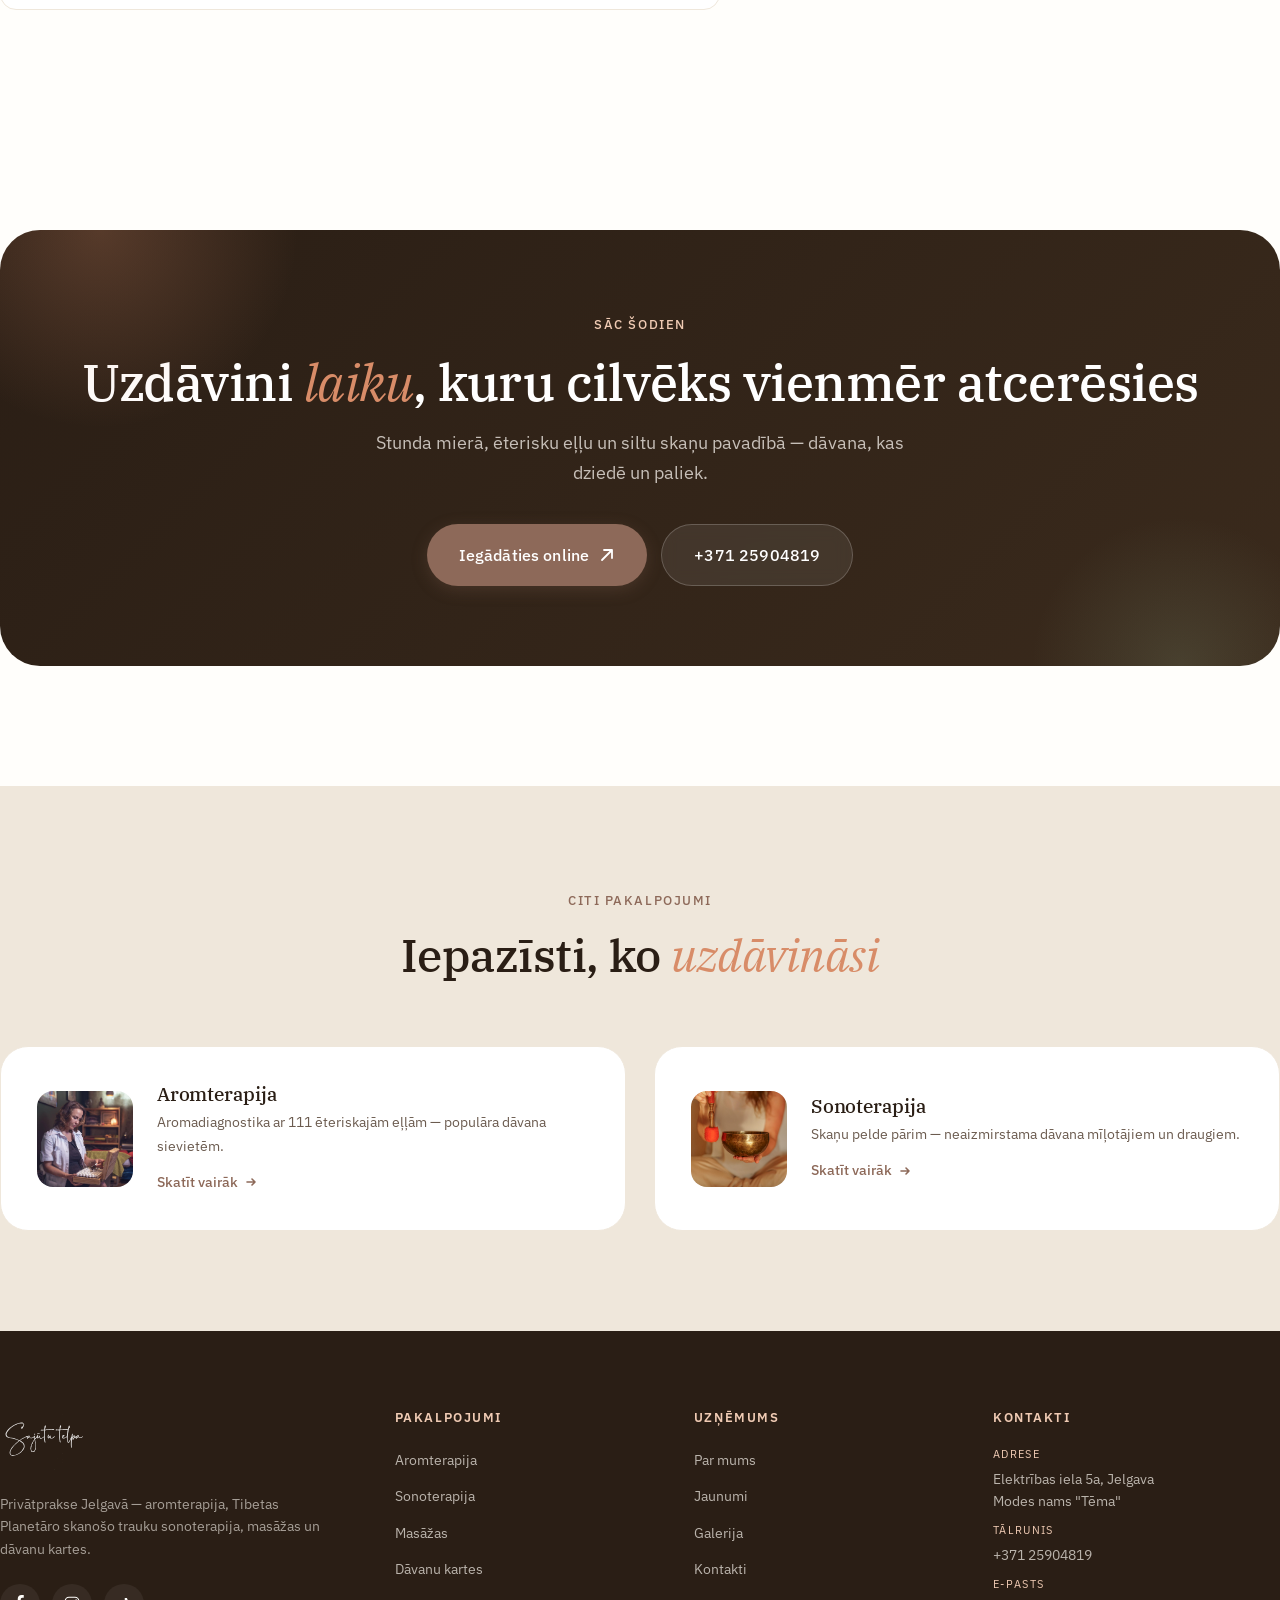
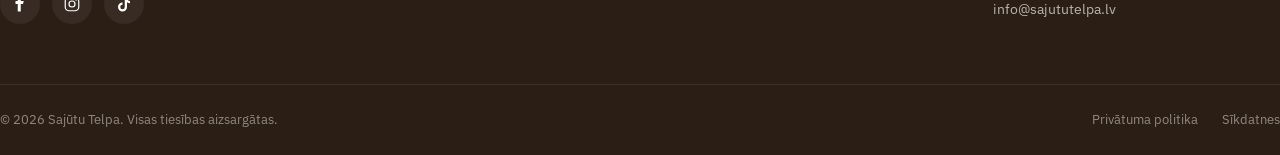
<file: davanu-kartes.html>
<!DOCTYPE html>
<html lang="lv">
<head>
  <meta charset="UTF-8" />
  <meta name="viewport" content="width=device-width, initial-scale=1.0" />
  <meta name="description" content="Uzdāviniet piedzīvojumu! Sajūtu Telpas dāvanu kartes aromterapijai, sonoterapijai un masāžām Jelgavā. Lielisks dāvanas risinājums jebkuram gadījumam." />
  <title>Dāvanu Karte Jelgavā | Wellness &amp; Relaksācija | Sajūtu Telpa</title>

  <link rel="preconnect" href="https://fonts.googleapis.com" />
  <link rel="preconnect" href="https://fonts.gstatic.com" crossorigin />
  <link href="https://fonts.googleapis.com/css2?family=IBM+Plex+Sans:wght@400;500;600;700&family=IBM+Plex+Serif:ital,wght@0,400;0,500;1,400;1,500&display=swap" rel="stylesheet" />

  <link rel="stylesheet" href="css/styles.css" />
  <link rel="icon" type="image/svg+xml" href="data:image/svg+xml,%3Csvg xmlns='http://www.w3.org/2000/svg' viewBox='0 0 32 32'%3E%3Cpath fill='%23B07659' d='M16 4c2 4 6 6 10 6-4 2-6 6-6 10-2-4-6-6-10-6 4-2 6-6 6-10z'/%3E%3C/svg%3E" />

  <script type="application/ld+json">
  {
    "@context": "https://schema.org",
    "@type": "Product",
    "name": "Sajūtu Telpas dāvanu karte",
    "description": "Dāvanu karte aromterapijai, sonoterapijai un masāžām Jelgavā.",
    "brand": { "@type": "Brand", "name": "Sajūtu Telpa" },
    "offers": { "@type": "Offer", "priceCurrency": "EUR", "availability": "https://schema.org/InStock" }
  }
  </script>
</head>
<body>

  <header class="site-header" id="siteHeader">
    <div class="container header-inner">
      <a href="index.html" class="logo" aria-label="Sajūtu Telpa — sākumlapa">
        <img src="assets/logo.svg" alt="Sajūtu Telpa logotips" width="34" height="34" />
      </a>
      <nav class="primary-nav" aria-label="Galvenā navigācija">
        <ul>
          <li><a href="index.html">Sākums</a></li>
          <li class="has-dropdown">
            <button type="button" class="nav-trigger" aria-expanded="false" aria-haspopup="true">
              Pakalpojumi
              <svg width="12" height="12" viewBox="0 0 12 12" aria-hidden="true"><path d="M2 4l4 4 4-4" fill="none" stroke="currentColor" stroke-width="1.6" stroke-linecap="round" stroke-linejoin="round"/></svg>
            </button>
            <div class="dropdown" role="menu">
              <a href="aromterapija.html" role="menuitem"><strong>Aromterapija</strong><span>Aromadiagnostika &amp; ēteriskās eļļas</span></a>
              <a href="sonoterapija.html" role="menuitem"><strong>Sonoterapija</strong><span>Tibetas Planetārie skanošie trauki</span></a>
              <a href="masazas.html" role="menuitem"><strong>Masāžas</strong><span>Antistresa &amp; karsto akmeņu</span></a>
              <a href="davanu-kartes.html" role="menuitem"><strong>Dāvanu kartes</strong><span>Uzdāvini labsajūtu</span></a>
            </div>
          </li>
          <li class="has-dropdown">
            <button type="button" class="nav-trigger" aria-expanded="false" aria-haspopup="true">
              Sajūtu Telpa
              <svg width="12" height="12" viewBox="0 0 12 12" aria-hidden="true"><path d="M2 4l4 4 4-4" fill="none" stroke="currentColor" stroke-width="1.6" stroke-linecap="round" stroke-linejoin="round"/></svg>
            </button>
            <div class="dropdown" role="menu">
              <a href="par-mums.html" role="menuitem"><strong>Par mums</strong><span>Dace Cīrule un mūsu stāsts</span></a>
              <a href="galerija.html" role="menuitem"><strong>Galerija</strong><span>Telpa, procedūras, atmosfēra</span></a>
            </div>
          </li>
          <li><a href="jaunumi.html">Jaunumi</a></li>
          <li><a href="kontakti.html">Kontakti</a></li>
        </ul>
      </nav>
      <div class="header-cta">
        <a href="https://go.sajututelpa.lv/visi-pakalpojumi" class="header-book" target="_blank" rel="noopener">
          <span class="header-book-icon" aria-hidden="true"><svg width="20" height="20" viewBox="0 0 24 24" fill="none"><circle cx="9" cy="20" r="1.7" stroke="currentColor" stroke-width="1.7"/><circle cx="17" cy="20" r="1.7" stroke="currentColor" stroke-width="1.7"/><path d="M3 4h2l2.1 10.4a1 1 0 0 0 1 .8h8.9a1 1 0 0 0 1-.8L20 8H7" stroke="currentColor" stroke-width="1.7" stroke-linecap="round" stroke-linejoin="round"/></svg></span>
          <span>Pieteikt Seansu</span>
        </a>
        <a href="tel:+37125904819" class="header-call">
          <svg width="17" height="17" viewBox="0 0 24 24" fill="none" aria-hidden="true"><path d="M22 16.92v3a2 2 0 0 1-2.18 2 19.79 19.79 0 0 1-8.63-3.07 19.5 19.5 0 0 1-6-6 19.79 19.79 0 0 1-3.07-8.67A2 2 0 0 1 4.11 2h3a2 2 0 0 1 2 1.72 12.84 12.84 0 0 0 .7 2.81 2 2 0 0 1-.45 2.11L8.09 9.91a16 16 0 0 0 6 6l1.27-1.27a2 2 0 0 1 2.11-.45 12.84 12.84 0 0 0 2.81.7A2 2 0 0 1 22 16.92z" stroke="currentColor" stroke-width="1.6" stroke-linecap="round" stroke-linejoin="round"/></svg>
          <span>+371 25904819</span>
        </a>
      </div>
      <button class="mobile-toggle" id="mobileToggle" aria-expanded="false" aria-controls="mobileMenu" aria-label="Atvērt izvēlni"><span></span><span></span><span></span></button>
    </div>
  </header>

  <div class="mobile-menu" id="mobileMenu" hidden>
    <ul>
      <li><a href="index.html">Sākums</a></li>
      <li><a href="aromterapija.html">Aromterapija</a></li>
      <li><a href="sonoterapija.html">Sonoterapija</a></li>
      <li><a href="masazas.html">Masāžas</a></li>
      <li><a href="davanu-kartes.html">Dāvanu kartes</a></li>
      <li><a href="par-mums.html">Par mums</a></li>
      <li><a href="jaunumi.html">Jaunumi</a></li>
      <li><a href="kontakti.html">Kontakti</a></li>
    </ul>
  </div>

  <main>

    <section class="page-hero">
      <div class="container page-hero-inner">
        <nav class="breadcrumbs" aria-label="Trase">
          <ol>
            <li><a href="index.html">Sākums</a></li>
            <li><a href="index.html#pakalpojumi">Pakalpojumi</a></li>
            <li><span aria-current="page">Dāvanu kartes</span></li>
          </ol>
        </nav>
        <span class="eyebrow">Pakalpojums</span>
        <h1>Dāvanu Kartes — Uzdāvini <em>Sajūtu</em> un Labsajūtu</h1>
        <p class="lead">Sajūtu Telpas dāvanu karte ir ieguldījums tuvā cilvēka veselībā, labsajūtā un iekšējā mierā — pieredze, ko nevar nopirkt veikalā.</p>
        <div class="page-hero-actions">
          <a href="https://go.sajututelpa.lv/visi-pakalpojumi" class="btn btn-primary btn-lg" target="_blank" rel="noopener">
            Iegādāties online
            <svg width="16" height="16" viewBox="0 0 16 16" aria-hidden="true"><path d="M3 13L13 3M5 3h8v8" stroke="currentColor" stroke-width="1.8" stroke-linecap="round" stroke-linejoin="round" fill="none"/></svg>
          </a>
          <a href="tel:+37125904819" class="btn btn-outline btn-lg">+371 25904819</a>
        </div>
      </div>
      <div class="service-feature-img">
        <img src="assets/gallery/D%C4%81vanu%20karte%20mas%C4%81%C5%BEai%20Jelgava.jpeg" alt="Sajūtu Telpas dāvanu karte" />
      </div>
    </section>

    <section class="service-body">
      <div class="container service-body-grid">
        <article class="service-content">
          <h2>Dāvana, kas tiešām paliek atmiņā</h2>
          <p>Meklē unikālu, personīgu dāvanu? Sajūtu Telpas dāvanu karte ir vairāk nekā veikala iepirkums — tā ir stunda klusuma, ēterisko eļļu, Tibetas trauku skaņas vai siltu akmeņu siltuma. Pieredze, ko cilvēks atcerēsies vēl pēc gadiem.</p>

          <h2>Dāvanu karte ir ideāla</h2>
          <ul>
            <li>Dzimšanas dienā</li>
            <li>Mātes dienā vai Tēva dienā</li>
            <li>Valentīndienā vai jubilejai</li>
            <li>Darba kolēģim vai vadītājam</li>
            <li>Kā pateicības žests</li>
            <li>Vecmeitu vai pulciņa pasākumiem</li>
          </ul>

          <h2>Ko var iekļaut dāvanu kartē</h2>
          <div class="tech-grid">
            <div class="tech-card">
              <span class="tech-level">Aromterapija</span>
              <h4>Aromadiagnostikas seanss</h4>
              <p>2 stundas ar 111 ēteriskajām eļļām (65 EUR) vai īsā versija ar 33 eļļām (40 EUR).</p>
            </div>
            <div class="tech-card">
              <span class="tech-level">Sonoterapija</span>
              <h4>Tibetas trauku seanss</h4>
              <p>Individuāls 1 h seanss (50 EUR) vai skaņu pelde pārim 1 h 30 min (80 EUR).</p>
            </div>
            <div class="tech-card">
              <span class="tech-level">Masāža</span>
              <h4>Masāža pēc izvēles</h4>
              <p>Antistresa sejas masāža, karsto akmeņu masāža, ķermeņa relaksācijas masāža vai presoterapija.</p>
            </div>
            <div class="tech-card">
              <span class="tech-level">Brīva izvēle</span>
              <h4>Naudas summa</h4>
              <p>Noteikta naudas summa, ko saņēmējs var izlietot jebkuram pakalpojumam pēc saviem ieskatiem.</p>
            </div>
          </div>

          <h2>Kā iegādāties dāvanu karti</h2>
          <ol>
            <li>Izvēlies pakalpojumu vai naudas summu</li>
            <li>Pasūti tiešsaistē vai sazinies ar mums pa tālruni / e-pastu</li>
            <li>Saņem dāvanu karti elektroniski vai izdrukātā veidā</li>
            <li>Uzdāvini — un saņēmējs piesakās uz seansu sev ērtā laikā</li>
          </ol>

          <blockquote>
            <p>Vairāk nekā vienu seansu vienai personai? Iespējams arī tas — sazinies ar mums, lai izveidotu individuālu wellness paketi.</p>
          </blockquote>

          <h2>Bieži uzdotie jautājumi</h2>
          <details class="faq-item">
            <summary><span>Kāds ir dāvanu kartes derīguma termiņš?</span><span class="faq-toggle" aria-hidden="true"><svg width="14" height="14" viewBox="0 0 14 14"><path d="M3 5l4 4 4-4" stroke="currentColor" stroke-width="1.8" stroke-linecap="round" stroke-linejoin="round" fill="none"/></svg></span></summary>
            <div class="faq-content"><p>Standarta derīguma termiņš ir 6 mēneši no iegādes brīža. Termiņš var tikt pielāgots — sazinies ar mums, ja nepieciešams ilgāks periods.</p></div>
          </details>
          <details class="faq-item">
            <summary><span>Vai dāvanu karti var saņemt elektroniski?</span><span class="faq-toggle" aria-hidden="true"><svg width="14" height="14" viewBox="0 0 14 14"><path d="M3 5l4 4 4-4" stroke="currentColor" stroke-width="1.8" stroke-linecap="round" stroke-linejoin="round" fill="none"/></svg></span></summary>
            <div class="faq-content"><p>Jā — dāvanu karti var saņemt PDF formātā uz e-pastu vai izdrukātu papīra formātā, saskaņojot to ar mums.</p></div>
          </details>
          <details class="faq-item">
            <summary><span>Vai var apmainīt dāvanu kartes pakalpojumu?</span><span class="faq-toggle" aria-hidden="true"><svg width="14" height="14" viewBox="0 0 14 14"><path d="M3 5l4 4 4-4" stroke="currentColor" stroke-width="1.8" stroke-linecap="round" stroke-linejoin="round" fill="none"/></svg></span></summary>
            <div class="faq-content"><p>Jā — ja dāvanas saņēmējs vēlas izvēlēties citu pakalpojumu par līdzīgu vērtību, to var saskaņot ar mums pirms pieraksta.</p></div>
          </details>
          <details class="faq-item">
            <summary><span>Vai dāvanu karti var iegādāties uzņēmumam (darbinieku motivācijai)?</span><span class="faq-toggle" aria-hidden="true"><svg width="14" height="14" viewBox="0 0 14 14"><path d="M3 5l4 4 4-4" stroke="currentColor" stroke-width="1.8" stroke-linecap="round" stroke-linejoin="round" fill="none"/></svg></span></summary>
            <div class="faq-content"><p>Jā — piedāvājam korporatīvas dāvanu kartes vairāk darbinieku skaitam, kā arī skaņu meditācijas grupām (4–9 cilvēki) ideālas teambuilding pasākumiem. Sazinies ar mums individuāla piedāvājuma sagatavošanai.</p></div>
          </details>
          <details class="faq-item">
            <summary><span>Kā saņēmējs piesakās uz seansu?</span><span class="faq-toggle" aria-hidden="true"><svg width="14" height="14" viewBox="0 0 14 14"><path d="M3 5l4 4 4-4" stroke="currentColor" stroke-width="1.8" stroke-linecap="round" stroke-linejoin="round" fill="none"/></svg></span></summary>
            <div class="faq-content"><p>Saņēmējam pietiek zvanīt vai pieteikties tiešsaistē, norādot dāvanu kartes numuru. Mēs palīdzēsim atrast piemērotu laiku.</p></div>
          </details>
        </article>

        <aside class="service-aside">
          <div class="info-card">
            <span class="eyebrow eyebrow-light">Dāvanu karte</span>
            <h3>Uzdāvini sajūtu</h3>
            <p>Pieejama jebkurai naudas summai vai konkrētam pakalpojumam. Elektroniski vai izdrukātā veidā.</p>
            <div class="info-meta">
              <div><span>Derīguma termiņš</span><strong>6 mēneši</strong></div>
              <div><span>Formāts</span><strong>PDF · papīrs</strong></div>
              <div><span>Cena no</span><strong>40 EUR</strong></div>
              <div><span>Piegāde</span><strong>E-pastā</strong></div>
            </div>
            <div class="info-actions">
              <a href="https://go.sajututelpa.lv/visi-pakalpojumi" class="btn btn-primary btn-block" target="_blank" rel="noopener">Iegādāties online</a>
              <a href="mailto:info@sajututelpa.lv" class="btn btn-outline-light btn-block">Rakstīt info@sajututelpa.lv</a>
            </div>
            <div class="info-trust">
              <svg width="14" height="14" viewBox="0 0 14 14" fill="currentColor" aria-hidden="true"><path d="M7 0l2 4 5 .7-3.5 3.5L11 13l-4-2-4 2 .5-4.8L0 4.7 5 4z"/></svg>
              4.9/5 — vairāk nekā 500 klientu
            </div>
          </div>
        </aside>
      </div>
    </section>

    <section class="cta">
      <div class="container cta-inner reveal" data-reveal="up">
        <div class="cta-decor cta-decor-1" aria-hidden="true"></div>
        <div class="cta-decor cta-decor-2" aria-hidden="true"></div>
        <span class="eyebrow eyebrow-light">Sāc šodien</span>
        <h2>Uzdāvini <em>laiku</em>, kuru cilvēks vienmēr atcerēsies</h2>
        <p>Stunda mierā, ēterisku eļļu un siltu skaņu pavadībā — dāvana, kas dziedē un paliek.</p>
        <div class="cta-actions">
          <a href="https://go.sajututelpa.lv/visi-pakalpojumi" class="btn btn-primary btn-lg" target="_blank" rel="noopener">Iegādāties online <svg width="16" height="16" viewBox="0 0 16 16" aria-hidden="true"><path d="M3 13L13 3M5 3h8v8" stroke="currentColor" stroke-width="1.8" stroke-linecap="round" stroke-linejoin="round" fill="none"/></svg></a>
          <a href="tel:+37125904819" class="btn btn-ghost-light btn-lg">+371 25904819</a>
        </div>
      </div>
    </section>

    <section class="related-services">
      <div class="container">
        <div class="section-head reveal" data-reveal="up">
          <span class="eyebrow">Citi pakalpojumi</span>
          <h2>Iepazīsti, ko <em>uzdāvināsi</em></h2>
        </div>
        <div class="related-grid">
          <a href="aromterapija.html" class="related-card">
            <div class="related-img"><img src="assets/gallery/Aromdiagnostika%20Jelgav%C4%81.jpg" alt="Aromterapija un aromadiagnostika" loading="lazy" /></div>
            <div>
              <h3>Aromterapija</h3>
              <p>Aromadiagnostika ar 111 ēteriskajām eļļām — populāra dāvana sievietēm.</p>
              <span class="related-arrow">Skatīt vairāk <svg width="14" height="14" viewBox="0 0 14 14"><path d="M3 7h8m-3-3l3 3-3 3" stroke="currentColor" stroke-width="1.6" stroke-linecap="round" stroke-linejoin="round" fill="none"/></svg></span>
            </div>
          </a>
          <a href="sonoterapija.html" class="related-card">
            <div class="related-img"><img src="assets/gallery/Tibetas%20skano%C5%A1ie%20trauki.jpeg" alt="Tibetas Planetārie skanošie trauki" loading="lazy" /></div>
            <div>
              <h3>Sonoterapija</h3>
              <p>Skaņu pelde pārim — neaizmirstama dāvana mīļotājiem un draugiem.</p>
              <span class="related-arrow">Skatīt vairāk <svg width="14" height="14" viewBox="0 0 14 14"><path d="M3 7h8m-3-3l3 3-3 3" stroke="currentColor" stroke-width="1.6" stroke-linecap="round" stroke-linejoin="round" fill="none"/></svg></span>
            </div>
          </a>
        </div>
      </div>
    </section>

  </main>

  <footer class="site-footer">
    <div class="container footer-grid">
      <div class="footer-brand">
        <a href="index.html" class="logo logo-light"><img src="assets/logo.svg" alt="Sajūtu Telpa logotips" width="30" height="30" /></a>
        <p>Privātprakse Jelgavā — aromterapija, Tibetas Planetāro skanošo trauku sonoterapija, masāžas un dāvanu kartes.</p>
        <div class="footer-socials">
          <a href="https://www.facebook.com/dclounge.jelgava" target="_blank" rel="noopener" aria-label="Facebook"><svg width="18" height="18" viewBox="0 0 24 24" fill="currentColor" aria-hidden="true"><path d="M13 22V12h3l1-4h-4V5.5c0-1 .5-2 2-2h2V0h-3c-3 0-5 2-5 5v3H6v4h3v10z"/></svg></a>
          <a href="https://www.instagram.com/sajutu.telpa/" target="_blank" rel="noopener" aria-label="Instagram"><svg width="18" height="18" viewBox="0 0 24 24" fill="none" aria-hidden="true"><rect x="3" y="3" width="18" height="18" rx="5" stroke="currentColor" stroke-width="1.6"/><circle cx="12" cy="12" r="4" stroke="currentColor" stroke-width="1.6"/><circle cx="17.5" cy="6.5" r="1" fill="currentColor"/></svg></a>
          <a href="https://www.tiktok.com/@sajutu.telpa" target="_blank" rel="noopener" aria-label="TikTok"><svg width="18" height="18" viewBox="0 0 24 24" fill="currentColor" aria-hidden="true"><path d="M16 4c0 2 1.5 4 4 4v3c-1.5 0-3-.5-4-1.5V16a6 6 0 1 1-6-6v3a3 3 0 1 0 3 3V4z"/></svg></a>
        </div>
      </div>
      <div class="footer-col"><h4>Pakalpojumi</h4><ul>
        <li><a href="aromterapija.html">Aromterapija</a></li>
        <li><a href="sonoterapija.html">Sonoterapija</a></li>
        <li><a href="masazas.html">Masāžas</a></li>
        <li><a href="davanu-kartes.html">Dāvanu kartes</a></li>
      </ul></div>
      <div class="footer-col"><h4>Uzņēmums</h4><ul>
        <li><a href="par-mums.html">Par mums</a></li>
        <li><a href="jaunumi.html">Jaunumi</a></li>
        <li><a href="galerija.html">Galerija</a></li>
        <li><a href="kontakti.html">Kontakti</a></li>
      </ul></div>
      <div class="footer-col footer-contact"><h4>Kontakti</h4><ul>
        <li><span>Adrese</span>Elektrības iela 5a, Jelgava<br />Modes nams "Tēma"</li>
        <li><span>Tālrunis</span><a href="tel:+37125904819">+371 25904819</a></li>
        <li><span>E-pasts</span><a href="mailto:info@sajututelpa.lv">info@sajututelpa.lv</a></li>
      </ul></div>
    </div>
    <div class="footer-bottom"><div class="container">
      <p>© <span id="year"></span> Sajūtu Telpa. Visas tiesības aizsargātas.</p>
      <ul><li><a href="privatuma-politika.html">Privātuma politika</a></li><li><a href="sikdatnes.html">Sīkdatnes</a></li></ul>
    </div></div>
  </footer>

  <a href="#top" class="back-to-top" id="backToTop" aria-label="Atgriezties augšā" hidden>
    <svg width="20" height="20" viewBox="0 0 20 20" aria-hidden="true"><path d="M6 12l4-4 4 4" stroke="currentColor" stroke-width="2" stroke-linecap="round" stroke-linejoin="round" fill="none"/></svg>
  </a>

  <script src="js/main.js"></script>
</body>
</html>
</file>
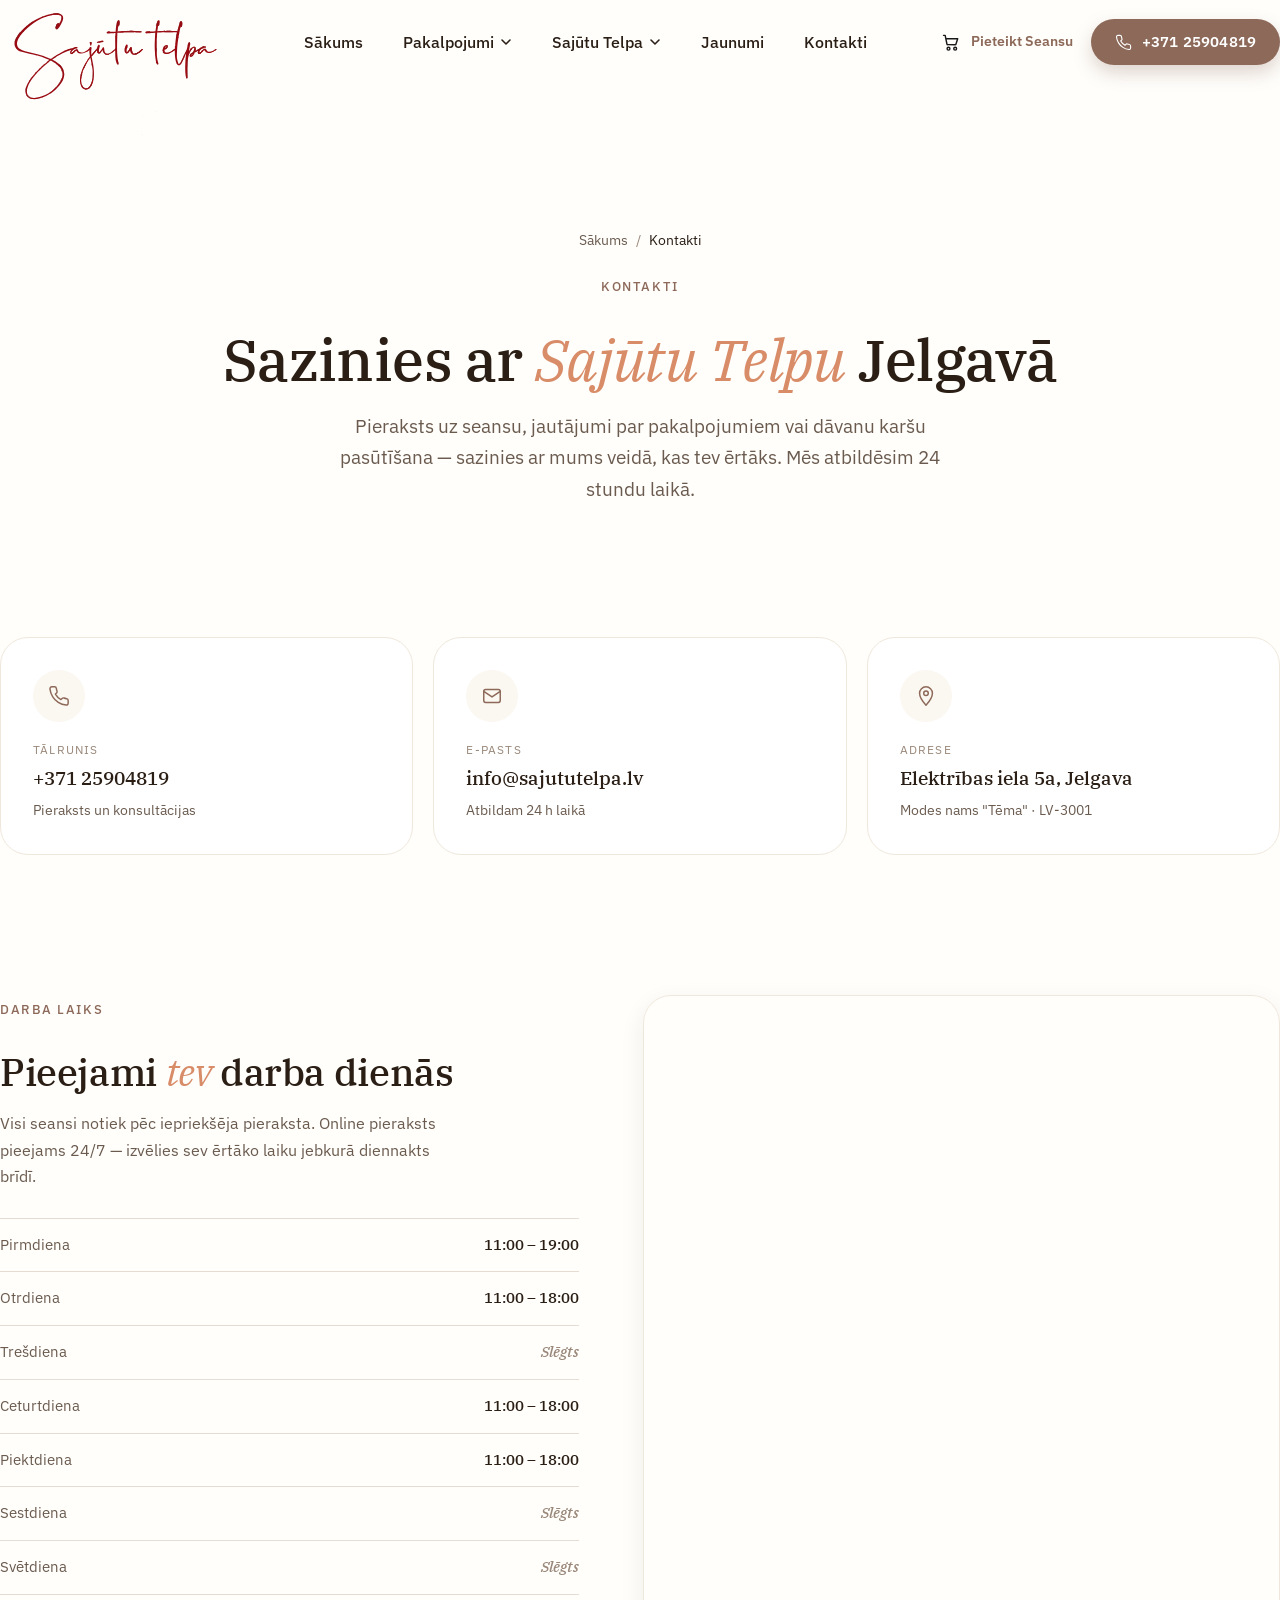
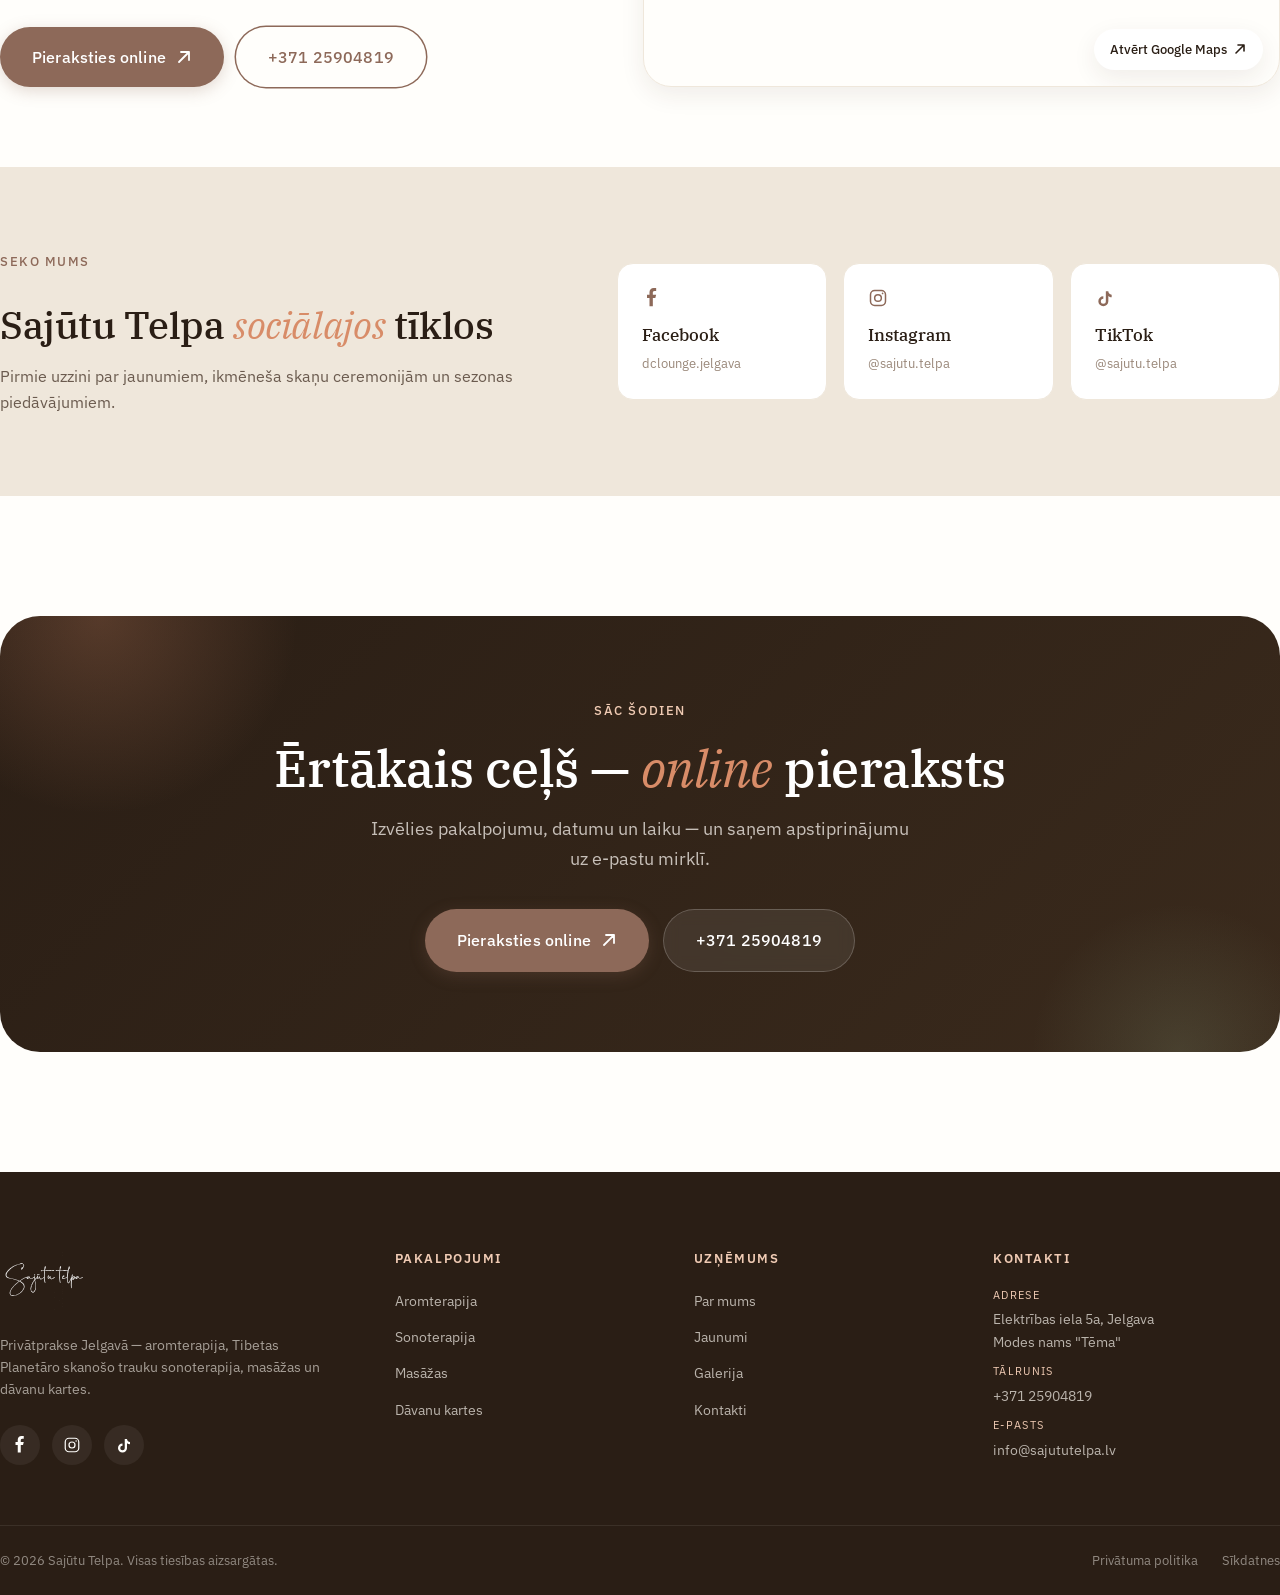
<file: kontakti.html>
<!DOCTYPE html>
<html lang="lv">
<head>
  <meta charset="UTF-8" />
  <meta name="viewport" content="width=device-width, initial-scale=1.0" />
  <meta name="description" content="Sajūtu Telpa atrodas Elektrības ielā 5a, Jelgavā. Pieraksts: +371 25904819 vai info@sajututelpa.lv. Darba laiks: P–Pk 11:00–18/19:00." />
  <title>Kontakti | Sajūtu Telpa Jelgavā | Aromterapija &amp; Sonoterapija</title>

  <link rel="preconnect" href="https://fonts.googleapis.com" />
  <link rel="preconnect" href="https://fonts.gstatic.com" crossorigin />
  <link href="https://fonts.googleapis.com/css2?family=IBM+Plex+Sans:wght@400;500;600;700&family=IBM+Plex+Serif:ital,wght@0,400;0,500;1,400;1,500&display=swap" rel="stylesheet" />

  <link rel="stylesheet" href="css/styles.css" />
  <link rel="icon" type="image/svg+xml" href="data:image/svg+xml,%3Csvg xmlns='http://www.w3.org/2000/svg' viewBox='0 0 32 32'%3E%3Cpath fill='%23B07659' d='M16 4c2 4 6 6 10 6-4 2-6 6-6 10-2-4-6-6-10-6 4-2 6-6 6-10z'/%3E%3C/svg%3E" />

  <script type="application/ld+json">
  {
    "@context": "https://schema.org",
    "@type": "LocalBusiness",
    "name": "Sajūtu Telpa",
    "image": "https://www.sajututelpa.lv/assets/logo.svg",
    "address": {
      "@type": "PostalAddress",
      "streetAddress": "Elektrības iela 5a",
      "addressLocality": "Jelgava",
      "postalCode": "LV-3001",
      "addressCountry": "LV"
    },
    "telephone": "+37125904819",
    "email": "info@sajututelpa.lv",
    "url": "https://www.sajututelpa.lv",
    "openingHoursSpecification": [
      { "@type": "OpeningHoursSpecification", "dayOfWeek": "Monday", "opens": "11:00", "closes": "19:00" },
      { "@type": "OpeningHoursSpecification", "dayOfWeek": "Tuesday", "opens": "11:00", "closes": "18:00" },
      { "@type": "OpeningHoursSpecification", "dayOfWeek": "Thursday", "opens": "11:00", "closes": "18:00" },
      { "@type": "OpeningHoursSpecification", "dayOfWeek": "Friday", "opens": "11:00", "closes": "18:00" }
    ],
    "priceRange": "€€",
    "sameAs": [
      "https://www.facebook.com/dclounge.jelgava",
      "https://www.instagram.com/sajutu.telpa/",
      "https://www.tiktok.com/@sajutu.telpa"
    ]
  }
  </script>
</head>
<body>

  <header class="site-header" id="siteHeader">
    <div class="container header-inner">
      <a href="index.html" class="logo" aria-label="Sajūtu Telpa — sākumlapa">
        <img src="assets/logo.svg" alt="Sajūtu Telpa logotips" width="34" height="34" />
      </a>
      <nav class="primary-nav" aria-label="Galvenā navigācija">
        <ul>
          <li><a href="index.html">Sākums</a></li>
          <li class="has-dropdown">
            <button type="button" class="nav-trigger" aria-expanded="false" aria-haspopup="true">
              Pakalpojumi
              <svg width="12" height="12" viewBox="0 0 12 12" aria-hidden="true"><path d="M2 4l4 4 4-4" fill="none" stroke="currentColor" stroke-width="1.6" stroke-linecap="round" stroke-linejoin="round"/></svg>
            </button>
            <div class="dropdown" role="menu">
              <a href="aromterapija.html" role="menuitem"><strong>Aromterapija</strong><span>Aromadiagnostika &amp; ēteriskās eļļas</span></a>
              <a href="sonoterapija.html" role="menuitem"><strong>Sonoterapija</strong><span>Tibetas Planetārie skanošie trauki</span></a>
              <a href="masazas.html" role="menuitem"><strong>Masāžas</strong><span>Antistresa &amp; karsto akmeņu</span></a>
              <a href="davanu-kartes.html" role="menuitem"><strong>Dāvanu kartes</strong><span>Uzdāvini labsajūtu</span></a>
            </div>
          </li>
          <li class="has-dropdown">
            <button type="button" class="nav-trigger" aria-expanded="false" aria-haspopup="true">
              Sajūtu Telpa
              <svg width="12" height="12" viewBox="0 0 12 12" aria-hidden="true"><path d="M2 4l4 4 4-4" fill="none" stroke="currentColor" stroke-width="1.6" stroke-linecap="round" stroke-linejoin="round"/></svg>
            </button>
            <div class="dropdown" role="menu">
              <a href="par-mums.html" role="menuitem"><strong>Par mums</strong><span>Dace Cīrule un mūsu stāsts</span></a>
              <a href="galerija.html" role="menuitem"><strong>Galerija</strong><span>Telpa, procedūras, atmosfēra</span></a>
            </div>
          </li>
          <li><a href="jaunumi.html">Jaunumi</a></li>
          <li><a href="kontakti.html">Kontakti</a></li>
        </ul>
      </nav>
      <div class="header-cta">
        <a href="https://go.sajututelpa.lv/visi-pakalpojumi" class="header-book" target="_blank" rel="noopener">
          <span class="header-book-icon" aria-hidden="true"><svg width="20" height="20" viewBox="0 0 24 24" fill="none"><circle cx="9" cy="20" r="1.7" stroke="currentColor" stroke-width="1.7"/><circle cx="17" cy="20" r="1.7" stroke="currentColor" stroke-width="1.7"/><path d="M3 4h2l2.1 10.4a1 1 0 0 0 1 .8h8.9a1 1 0 0 0 1-.8L20 8H7" stroke="currentColor" stroke-width="1.7" stroke-linecap="round" stroke-linejoin="round"/></svg></span>
          <span>Pieteikt Seansu</span>
        </a>
        <a href="tel:+37125904819" class="header-call">
          <svg width="17" height="17" viewBox="0 0 24 24" fill="none" aria-hidden="true"><path d="M22 16.92v3a2 2 0 0 1-2.18 2 19.79 19.79 0 0 1-8.63-3.07 19.5 19.5 0 0 1-6-6 19.79 19.79 0 0 1-3.07-8.67A2 2 0 0 1 4.11 2h3a2 2 0 0 1 2 1.72 12.84 12.84 0 0 0 .7 2.81 2 2 0 0 1-.45 2.11L8.09 9.91a16 16 0 0 0 6 6l1.27-1.27a2 2 0 0 1 2.11-.45 12.84 12.84 0 0 0 2.81.7A2 2 0 0 1 22 16.92z" stroke="currentColor" stroke-width="1.6" stroke-linecap="round" stroke-linejoin="round"/></svg>
          <span>+371 25904819</span>
        </a>
      </div>
      <button class="mobile-toggle" id="mobileToggle" aria-expanded="false" aria-controls="mobileMenu" aria-label="Atvērt izvēlni"><span></span><span></span><span></span></button>
    </div>
  </header>

  <div class="mobile-menu" id="mobileMenu" hidden>
    <ul>
      <li><a href="index.html">Sākums</a></li>
      <li><a href="aromterapija.html">Aromterapija</a></li>
      <li><a href="sonoterapija.html">Sonoterapija</a></li>
      <li><a href="masazas.html">Masāžas</a></li>
      <li><a href="davanu-kartes.html">Dāvanu kartes</a></li>
      <li><a href="par-mums.html">Par mums</a></li>
      <li><a href="jaunumi.html">Jaunumi</a></li>
      <li><a href="kontakti.html">Kontakti</a></li>
    </ul>
  </div>

  <main>

    <!-- ======================= PAGE HERO ======================= -->
    <section class="page-hero">
      <div class="container page-hero-inner">
        <nav class="breadcrumbs" aria-label="Trase">
          <ol>
            <li><a href="index.html">Sākums</a></li>
            <li><span aria-current="page">Kontakti</span></li>
          </ol>
        </nav>
        <span class="eyebrow">Kontakti</span>
        <h1>Sazinies ar <em>Sajūtu Telpu</em> Jelgavā</h1>
        <p class="lead">Pieraksts uz seansu, jautājumi par pakalpojumiem vai dāvanu karšu pasūtīšana — sazinies ar mums veidā, kas tev ērtāks. Mēs atbildēsim 24 stundu laikā.</p>
      </div>
    </section>

    <!-- ======================= CONTACT CARDS ======================= -->
    <section class="contact-section">
      <div class="container">
        <div class="contact-cards">
          <a href="tel:+37125904819" class="contact-card reveal" data-reveal="up">
            <div class="contact-icon">
              <svg width="22" height="22" viewBox="0 0 24 24" fill="none" aria-hidden="true">
                <path d="M22 16.92v3a2 2 0 0 1-2.18 2 19.79 19.79 0 0 1-8.63-3.07 19.5 19.5 0 0 1-6-6 19.79 19.79 0 0 1-3.07-8.67A2 2 0 0 1 4.11 2h3a2 2 0 0 1 2 1.72 12.84 12.84 0 0 0 .7 2.81 2 2 0 0 1-.45 2.11L8.09 9.91a16 16 0 0 0 6 6l1.27-1.27a2 2 0 0 1 2.11-.45 12.84 12.84 0 0 0 2.81.7A2 2 0 0 1 22 16.92z" stroke="currentColor" stroke-width="1.6" stroke-linecap="round" stroke-linejoin="round"/>
              </svg>
            </div>
            <span class="contact-label">Tālrunis</span>
            <strong>+371 25904819</strong>
            <span class="contact-meta">Pieraksts un konsultācijas</span>
          </a>

          <a href="mailto:info@sajututelpa.lv" class="contact-card reveal" data-reveal="up" data-delay="80">
            <div class="contact-icon">
              <svg width="22" height="22" viewBox="0 0 24 24" fill="none" aria-hidden="true">
                <rect x="3" y="5" width="18" height="14" rx="2" stroke="currentColor" stroke-width="1.6"/>
                <path d="M3 7l9 6 9-6" stroke="currentColor" stroke-width="1.6" stroke-linecap="round" stroke-linejoin="round"/>
              </svg>
            </div>
            <span class="contact-label">E-pasts</span>
            <strong>info@sajututelpa.lv</strong>
            <span class="contact-meta">Atbildam 24 h laikā</span>
          </a>

          <a href="https://maps.google.com/?q=Elektrības+iela+5a+Jelgava" target="_blank" rel="noopener" class="contact-card reveal" data-reveal="up" data-delay="160">
            <div class="contact-icon">
              <svg width="22" height="22" viewBox="0 0 24 24" fill="none" aria-hidden="true">
                <path d="M12 22s7-7.5 7-13a7 7 0 1 0-14 0c0 5.5 7 13 7 13z" stroke="currentColor" stroke-width="1.6" stroke-linejoin="round"/>
                <circle cx="12" cy="9" r="2.5" stroke="currentColor" stroke-width="1.6"/>
              </svg>
            </div>
            <span class="contact-label">Adrese</span>
            <strong>Elektrības iela 5a, Jelgava</strong>
            <span class="contact-meta">Modes nams "Tēma" · LV-3001</span>
          </a>
        </div>
      </div>
    </section>

    <!-- ======================= HOURS + MAP ======================= -->
    <section class="contact-grid-section">
      <div class="container contact-grid">
        <div class="contact-info reveal" data-reveal="up">
          <span class="eyebrow">Darba laiks</span>
          <h2>Pieejami <em>tev</em> darba dienās</h2>
          <p>Visi seansi notiek pēc iepriekšēja pieraksta. Online pieraksts pieejams 24/7 — izvēlies sev ērtāko laiku jebkurā diennakts brīdī.</p>

          <ul class="hours-list">
            <li><span>Pirmdiena</span><strong>11:00 – 19:00</strong></li>
            <li><span>Otrdiena</span><strong>11:00 – 18:00</strong></li>
            <li class="hours-closed"><span>Trešdiena</span><strong>Slēgts</strong></li>
            <li><span>Ceturtdiena</span><strong>11:00 – 18:00</strong></li>
            <li><span>Piektdiena</span><strong>11:00 – 18:00</strong></li>
            <li class="hours-closed"><span>Sestdiena</span><strong>Slēgts</strong></li>
            <li class="hours-closed"><span>Svētdiena</span><strong>Slēgts</strong></li>
          </ul>

          <div class="contact-actions">
            <a href="https://go.sajututelpa.lv/visi-pakalpojumi" class="btn btn-primary btn-lg" target="_blank" rel="noopener">
              Pieraksties online
              <svg width="16" height="16" viewBox="0 0 16 16" aria-hidden="true"><path d="M3 13L13 3M5 3h8v8" stroke="currentColor" stroke-width="1.8" stroke-linecap="round" stroke-linejoin="round" fill="none"/></svg>
            </a>
            <a href="tel:+37125904819" class="btn btn-outline btn-lg">+371 25904819</a>
          </div>
        </div>

        <div class="contact-map reveal" data-reveal="fade">
          <iframe
            src="https://www.google.com/maps?q=Elektr%C4%ABbas+iela+5a,+Jelgava&output=embed"
            title="Sajūtu Telpa karte — Elektrības iela 5a, Jelgava"
            loading="lazy"
            referrerpolicy="no-referrer-when-downgrade"
            allowfullscreen></iframe>
          <a href="https://maps.google.com/?q=Elektrības+iela+5a+Jelgava" target="_blank" rel="noopener" class="map-link">
            Atvērt Google Maps
            <svg width="14" height="14" viewBox="0 0 14 14" aria-hidden="true"><path d="M3 11L11 3M5 3h6v6" stroke="currentColor" stroke-width="1.6" stroke-linecap="round" stroke-linejoin="round" fill="none"/></svg>
          </a>
        </div>
      </div>
    </section>

    <!-- ======================= SOCIAL ======================= -->
    <section class="social-section">
      <div class="container">
        <div class="social-inner reveal" data-reveal="up">
          <div>
            <span class="eyebrow">Seko mums</span>
            <h2>Sajūtu Telpa <em>sociālajos</em> tīklos</h2>
            <p>Pirmie uzzini par jaunumiem, ikmēneša skaņu ceremonijām un sezonas piedāvājumiem.</p>
          </div>
          <div class="social-links">
            <a href="https://www.facebook.com/dclounge.jelgava" target="_blank" rel="noopener" class="social-link">
              <svg width="20" height="20" viewBox="0 0 24 24" fill="currentColor" aria-hidden="true"><path d="M13 22V12h3l1-4h-4V5.5c0-1 .5-2 2-2h2V0h-3c-3 0-5 2-5 5v3H6v4h3v10z"/></svg>
              <span>Facebook</span>
              <small>dclounge.jelgava</small>
            </a>
            <a href="https://www.instagram.com/sajutu.telpa/" target="_blank" rel="noopener" class="social-link">
              <svg width="20" height="20" viewBox="0 0 24 24" fill="none" aria-hidden="true"><rect x="3" y="3" width="18" height="18" rx="5" stroke="currentColor" stroke-width="1.8"/><circle cx="12" cy="12" r="4" stroke="currentColor" stroke-width="1.8"/><circle cx="17.5" cy="6.5" r="1" fill="currentColor"/></svg>
              <span>Instagram</span>
              <small>@sajutu.telpa</small>
            </a>
            <a href="https://www.tiktok.com/@sajutu.telpa" target="_blank" rel="noopener" class="social-link">
              <svg width="20" height="20" viewBox="0 0 24 24" fill="currentColor" aria-hidden="true"><path d="M16 4c0 2 1.5 4 4 4v3c-1.5 0-3-.5-4-1.5V16a6 6 0 1 1-6-6v3a3 3 0 1 0 3 3V4z"/></svg>
              <span>TikTok</span>
              <small>@sajutu.telpa</small>
            </a>
          </div>
        </div>
      </div>
    </section>

    <!-- ======================= CTA ======================= -->
    <section class="cta">
      <div class="container cta-inner reveal" data-reveal="up">
        <div class="cta-decor cta-decor-1" aria-hidden="true"></div>
        <div class="cta-decor cta-decor-2" aria-hidden="true"></div>
        <span class="eyebrow eyebrow-light">Sāc šodien</span>
        <h2>Ērtākais ceļš — <em>online</em> pieraksts</h2>
        <p>Izvēlies pakalpojumu, datumu un laiku — un saņem apstiprinājumu uz e-pastu mirklī.</p>
        <div class="cta-actions">
          <a href="https://go.sajututelpa.lv/visi-pakalpojumi" class="btn btn-primary btn-lg" target="_blank" rel="noopener">
            Pieraksties online
            <svg width="16" height="16" viewBox="0 0 16 16" aria-hidden="true"><path d="M3 13L13 3M5 3h8v8" stroke="currentColor" stroke-width="1.8" stroke-linecap="round" stroke-linejoin="round" fill="none"/></svg>
          </a>
          <a href="tel:+37125904819" class="btn btn-ghost-light btn-lg">+371 25904819</a>
        </div>
      </div>
    </section>

  </main>

  <footer class="site-footer">
    <div class="container footer-grid">
      <div class="footer-brand">
        <a href="index.html" class="logo logo-light"><img src="assets/logo.svg" alt="Sajūtu Telpa logotips" width="30" height="30" /></a>
        <p>Privātprakse Jelgavā — aromterapija, Tibetas Planetāro skanošo trauku sonoterapija, masāžas un dāvanu kartes.</p>
        <div class="footer-socials">
          <a href="https://www.facebook.com/dclounge.jelgava" target="_blank" rel="noopener" aria-label="Facebook"><svg width="18" height="18" viewBox="0 0 24 24" fill="currentColor" aria-hidden="true"><path d="M13 22V12h3l1-4h-4V5.5c0-1 .5-2 2-2h2V0h-3c-3 0-5 2-5 5v3H6v4h3v10z"/></svg></a>
          <a href="https://www.instagram.com/sajutu.telpa/" target="_blank" rel="noopener" aria-label="Instagram"><svg width="18" height="18" viewBox="0 0 24 24" fill="none" aria-hidden="true"><rect x="3" y="3" width="18" height="18" rx="5" stroke="currentColor" stroke-width="1.6"/><circle cx="12" cy="12" r="4" stroke="currentColor" stroke-width="1.6"/><circle cx="17.5" cy="6.5" r="1" fill="currentColor"/></svg></a>
          <a href="https://www.tiktok.com/@sajutu.telpa" target="_blank" rel="noopener" aria-label="TikTok"><svg width="18" height="18" viewBox="0 0 24 24" fill="currentColor" aria-hidden="true"><path d="M16 4c0 2 1.5 4 4 4v3c-1.5 0-3-.5-4-1.5V16a6 6 0 1 1-6-6v3a3 3 0 1 0 3 3V4z"/></svg></a>
        </div>
      </div>
      <div class="footer-col"><h4>Pakalpojumi</h4><ul>
        <li><a href="aromterapija.html">Aromterapija</a></li>
        <li><a href="sonoterapija.html">Sonoterapija</a></li>
        <li><a href="masazas.html">Masāžas</a></li>
        <li><a href="davanu-kartes.html">Dāvanu kartes</a></li>
      </ul></div>
      <div class="footer-col"><h4>Uzņēmums</h4><ul>
        <li><a href="par-mums.html">Par mums</a></li>
        <li><a href="jaunumi.html">Jaunumi</a></li>
        <li><a href="galerija.html">Galerija</a></li>
        <li><a href="kontakti.html">Kontakti</a></li>
      </ul></div>
      <div class="footer-col footer-contact"><h4>Kontakti</h4><ul>
        <li><span>Adrese</span>Elektrības iela 5a, Jelgava<br />Modes nams "Tēma"</li>
        <li><span>Tālrunis</span><a href="tel:+37125904819">+371 25904819</a></li>
        <li><span>E-pasts</span><a href="mailto:info@sajututelpa.lv">info@sajututelpa.lv</a></li>
      </ul></div>
    </div>
    <div class="footer-bottom"><div class="container">
      <p>© <span id="year"></span> Sajūtu Telpa. Visas tiesības aizsargātas.</p>
      <ul><li><a href="privatuma-politika.html">Privātuma politika</a></li><li><a href="sikdatnes.html">Sīkdatnes</a></li></ul>
    </div></div>
  </footer>

  <a href="#top" class="back-to-top" id="backToTop" aria-label="Atgriezties augšā" hidden>
    <svg width="20" height="20" viewBox="0 0 20 20" aria-hidden="true"><path d="M6 12l4-4 4 4" stroke="currentColor" stroke-width="2" stroke-linecap="round" stroke-linejoin="round" fill="none"/></svg>
  </a>

  <script src="js/main.js"></script>
</body>
</html>
</file>
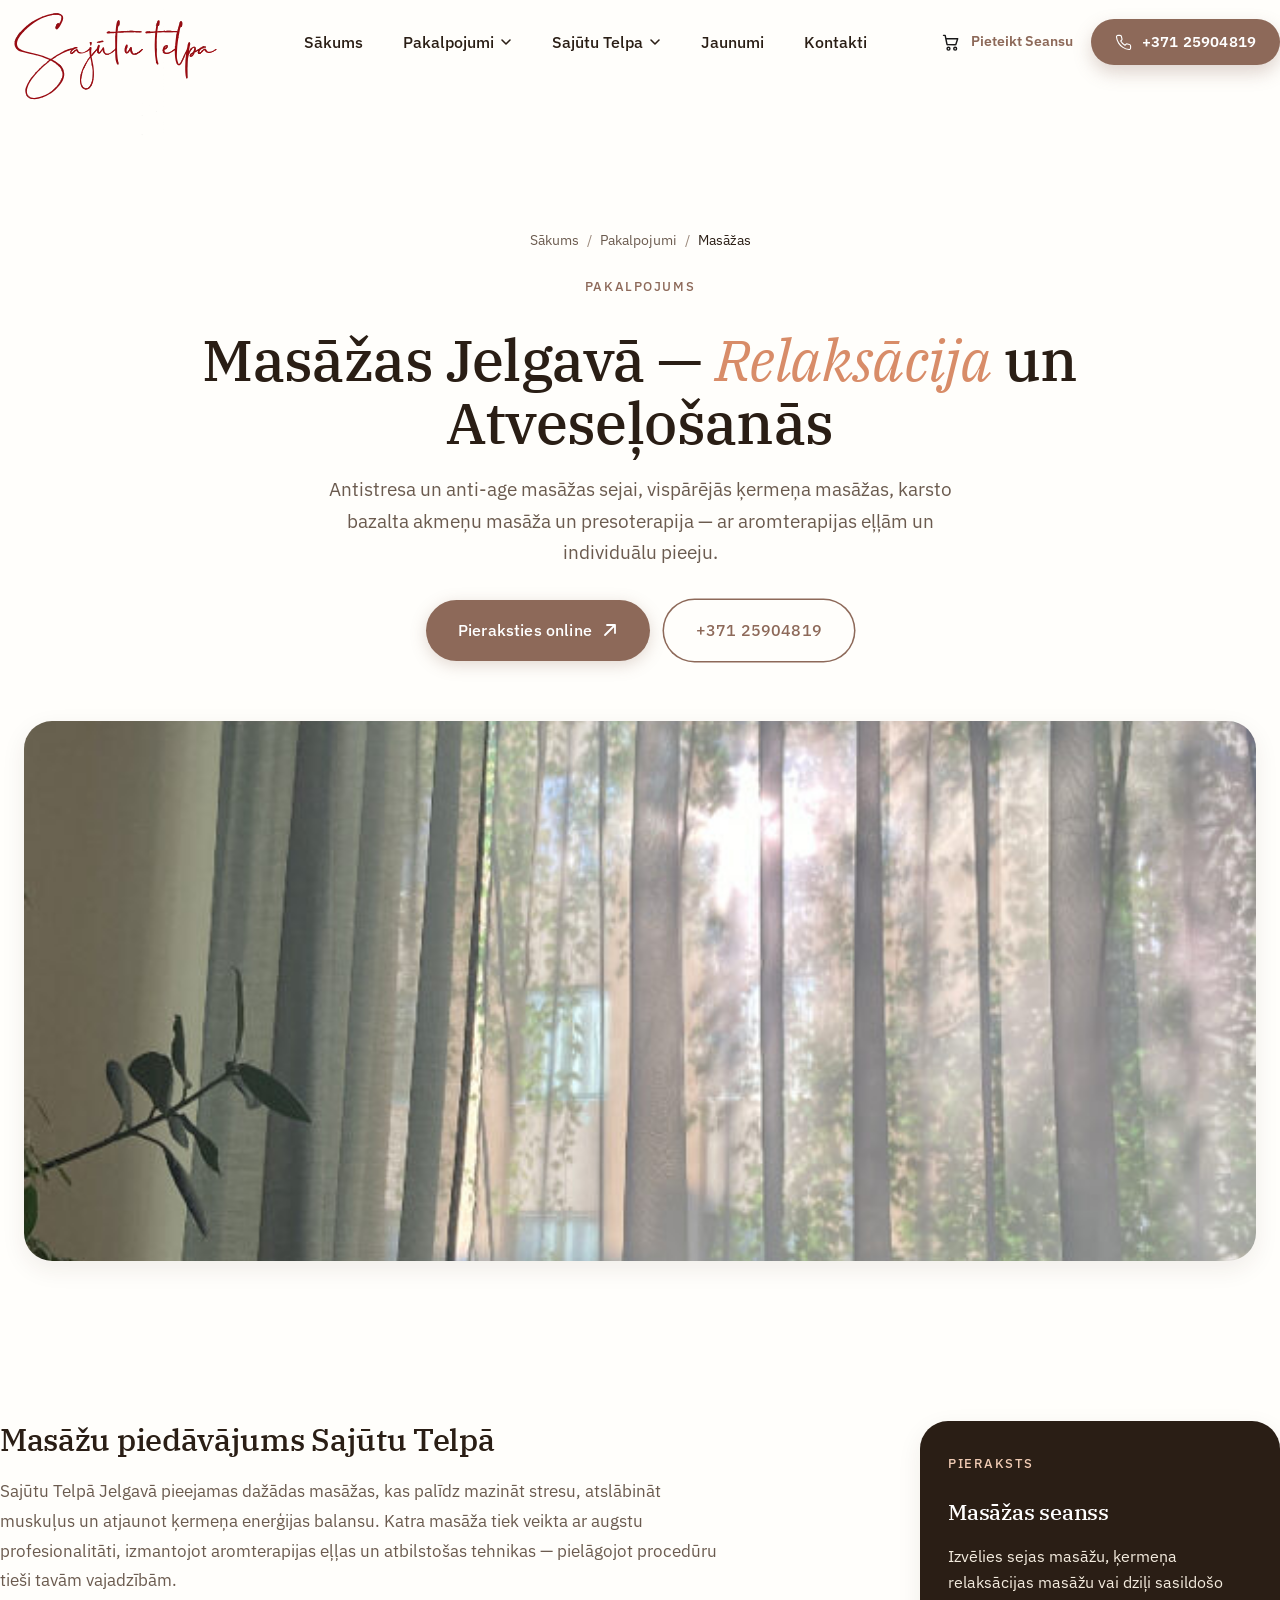
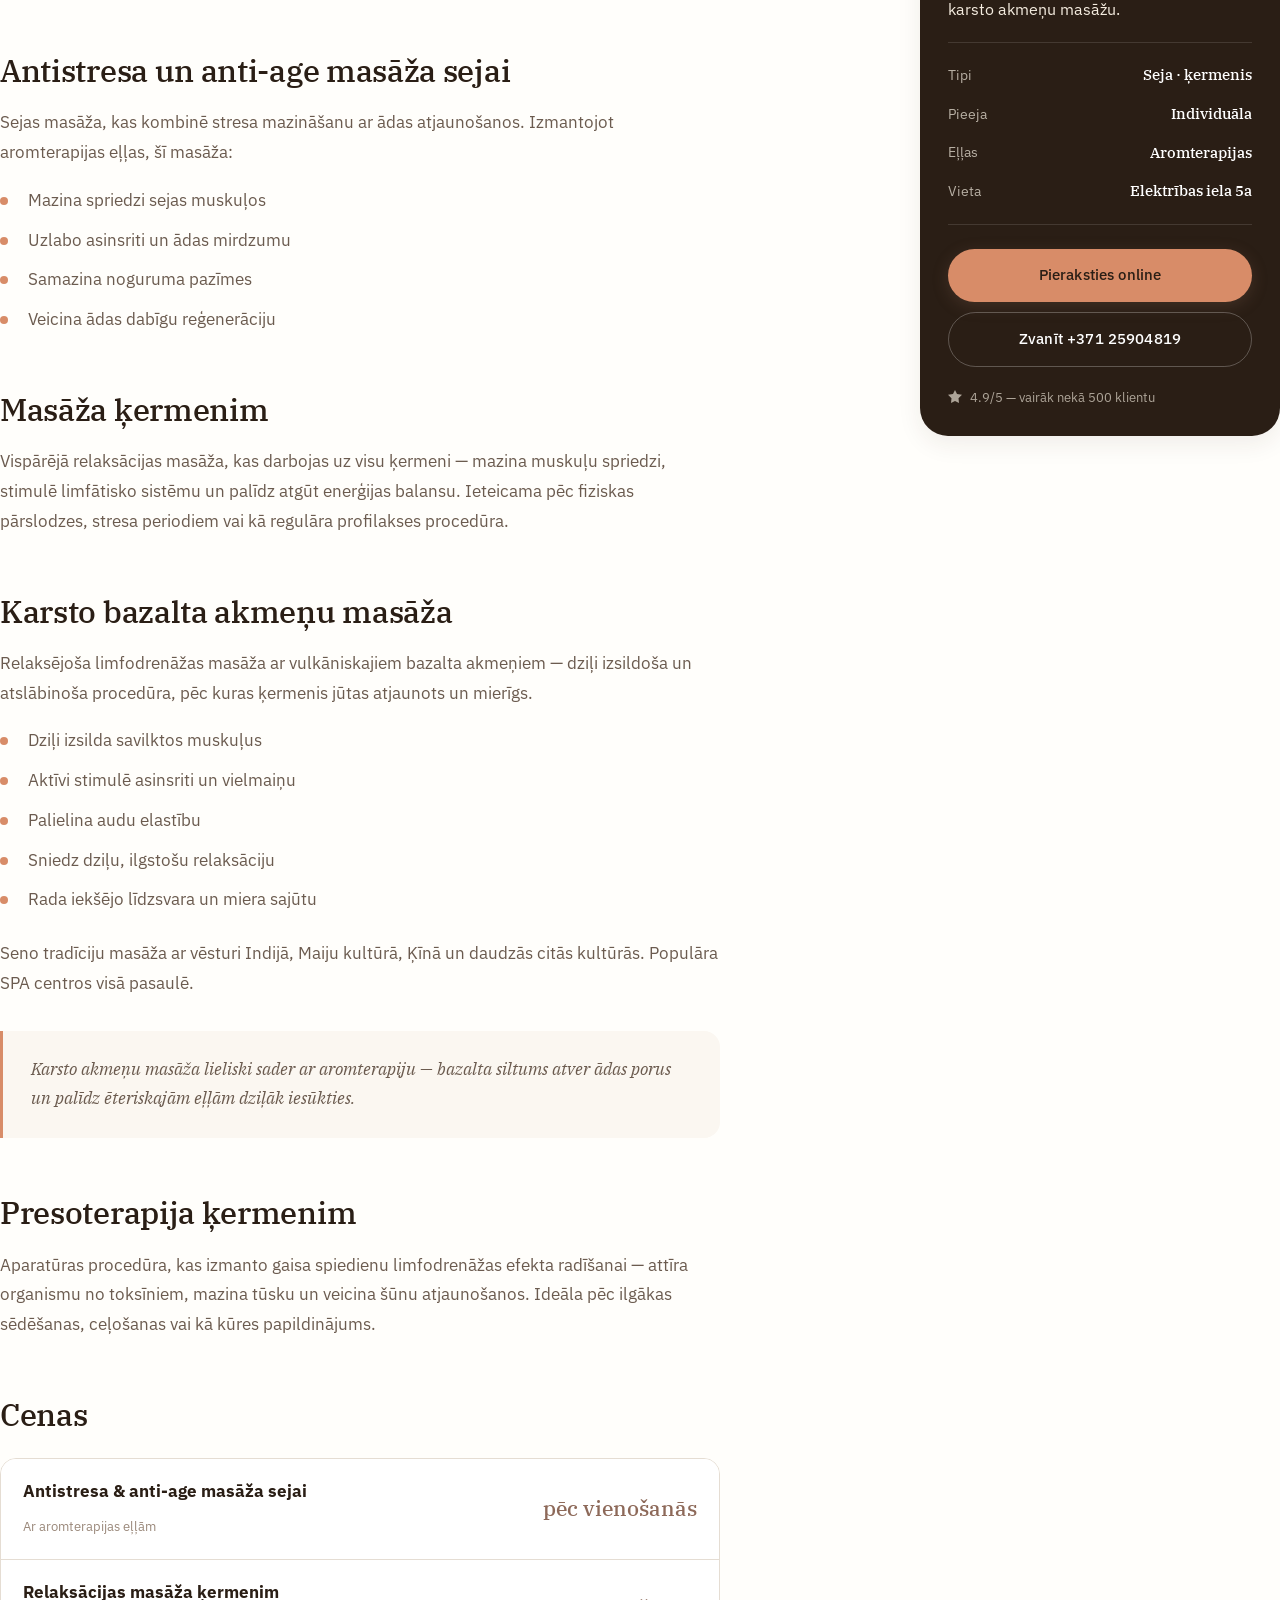
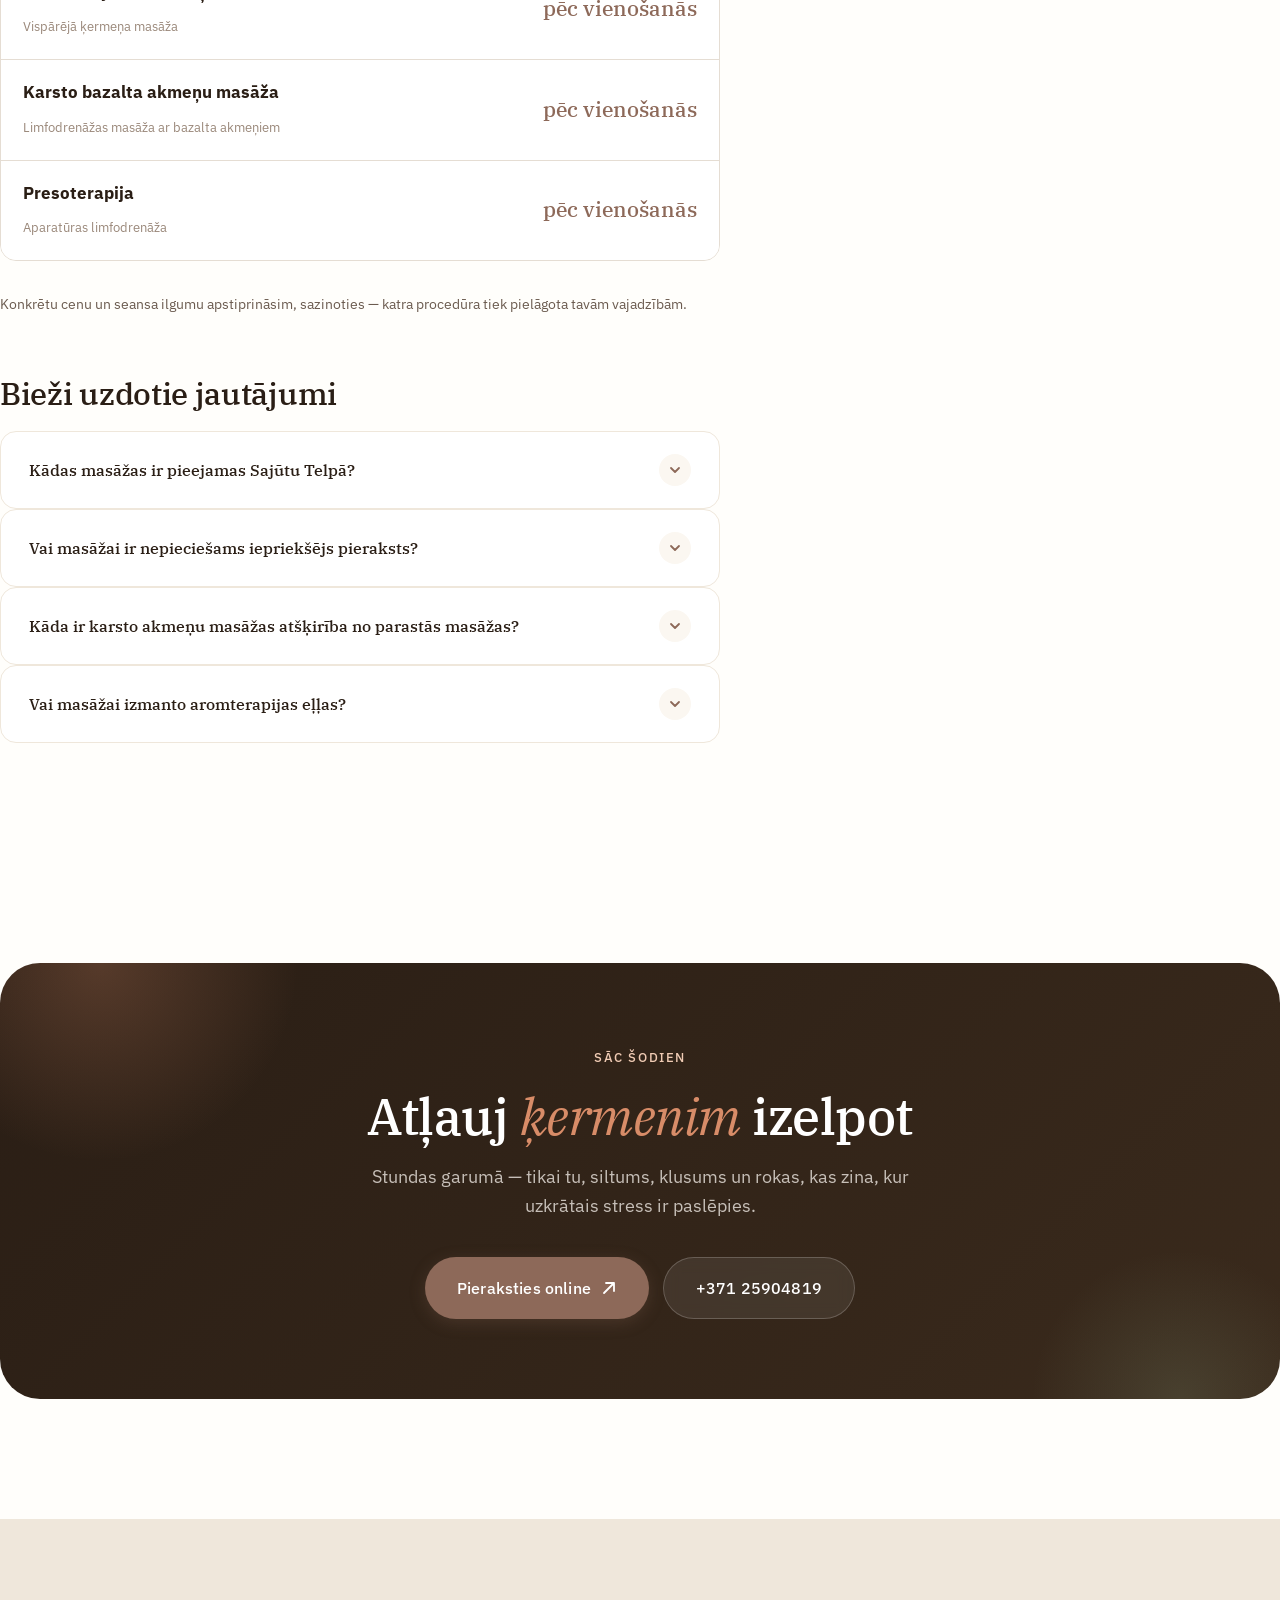
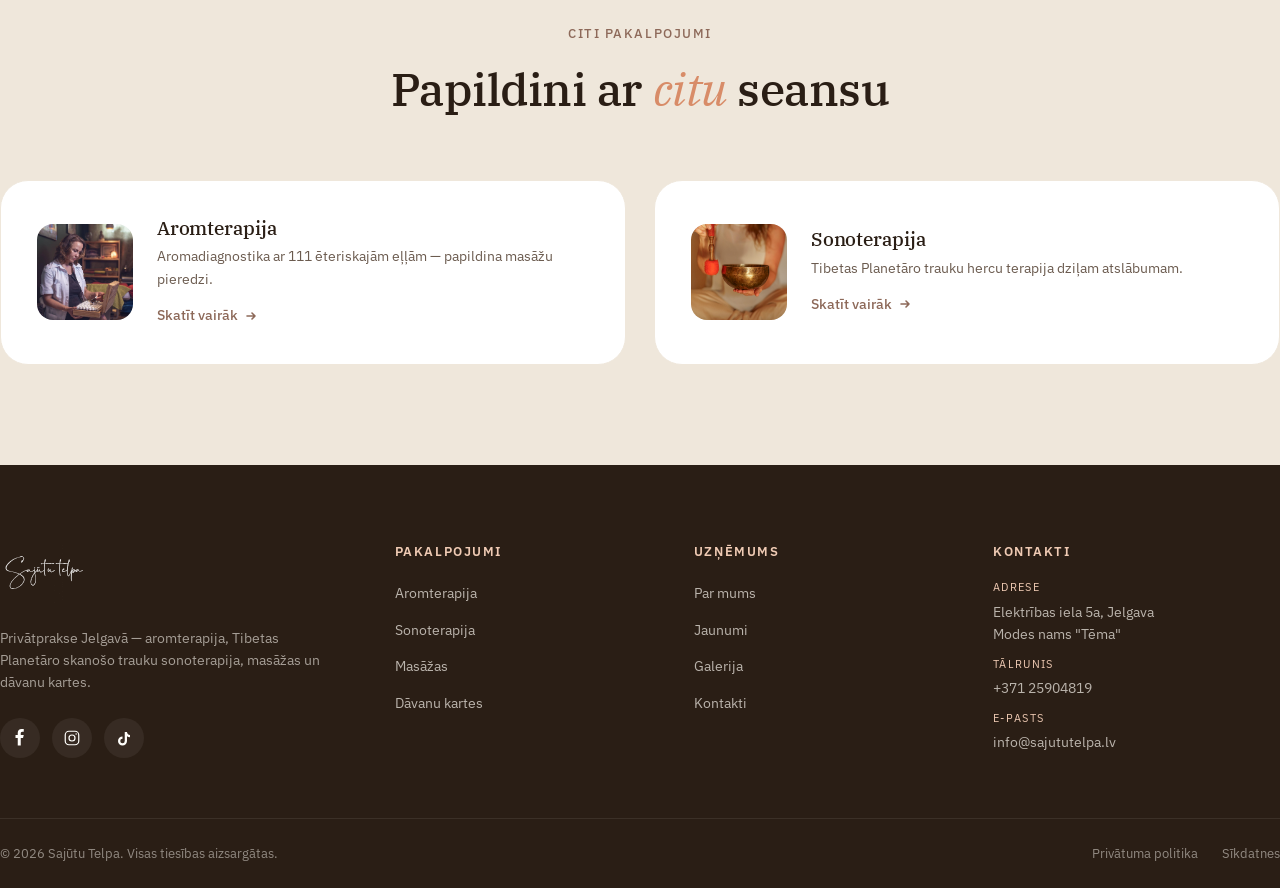
<file: masazas.html>
<!DOCTYPE html>
<html lang="lv">
<head>
  <meta charset="UTF-8" />
  <meta name="viewport" content="width=device-width, initial-scale=1.0" />
  <meta name="description" content="Profesionālas masāžas Jelgavā — antistresa masāža sejai, karsto bazalta akmeņu masāža, ķermeņa masāžas un presoterapija. Pieraksts: +371 25904819." />
  <title>Masāža Jelgavā | Antistresa, Karsto Akmeņu &amp; Presoterapija | Sajūtu Telpa</title>

  <link rel="preconnect" href="https://fonts.googleapis.com" />
  <link rel="preconnect" href="https://fonts.gstatic.com" crossorigin />
  <link href="https://fonts.googleapis.com/css2?family=IBM+Plex+Sans:wght@400;500;600;700&family=IBM+Plex+Serif:ital,wght@0,400;0,500;1,400;1,500&display=swap" rel="stylesheet" />

  <link rel="stylesheet" href="css/styles.css" />
  <link rel="icon" type="image/svg+xml" href="data:image/svg+xml,%3Csvg xmlns='http://www.w3.org/2000/svg' viewBox='0 0 32 32'%3E%3Cpath fill='%23B07659' d='M16 4c2 4 6 6 10 6-4 2-6 6-6 10-2-4-6-6-10-6 4-2 6-6 6-10z'/%3E%3C/svg%3E" />

  <script type="application/ld+json">
  {
    "@context": "https://schema.org",
    "@type": "Service",
    "serviceType": "Masāžas Jelgavā",
    "provider": {
      "@type": "LocalBusiness",
      "name": "Sajūtu Telpa",
      "address": { "@type": "PostalAddress", "streetAddress": "Elektrības iela 5a", "addressLocality": "Jelgava", "postalCode": "LV-3001", "addressCountry": "LV" },
      "telephone": "+37125904819"
    },
    "areaServed": "Jelgava"
  }
  </script>
</head>
<body>

  <header class="site-header" id="siteHeader">
    <div class="container header-inner">
      <a href="index.html" class="logo" aria-label="Sajūtu Telpa — sākumlapa">
        <img src="assets/logo.svg" alt="Sajūtu Telpa logotips" width="34" height="34" />
      </a>
      <nav class="primary-nav" aria-label="Galvenā navigācija">
        <ul>
          <li><a href="index.html">Sākums</a></li>
          <li class="has-dropdown">
            <button type="button" class="nav-trigger" aria-expanded="false" aria-haspopup="true">
              Pakalpojumi
              <svg width="12" height="12" viewBox="0 0 12 12" aria-hidden="true"><path d="M2 4l4 4 4-4" fill="none" stroke="currentColor" stroke-width="1.6" stroke-linecap="round" stroke-linejoin="round"/></svg>
            </button>
            <div class="dropdown" role="menu">
              <a href="aromterapija.html" role="menuitem"><strong>Aromterapija</strong><span>Aromadiagnostika &amp; ēteriskās eļļas</span></a>
              <a href="sonoterapija.html" role="menuitem"><strong>Sonoterapija</strong><span>Tibetas Planetārie skanošie trauki</span></a>
              <a href="masazas.html" role="menuitem"><strong>Masāžas</strong><span>Antistresa &amp; karsto akmeņu</span></a>
              <a href="davanu-kartes.html" role="menuitem"><strong>Dāvanu kartes</strong><span>Uzdāvini labsajūtu</span></a>
            </div>
          </li>
          <li class="has-dropdown">
            <button type="button" class="nav-trigger" aria-expanded="false" aria-haspopup="true">
              Sajūtu Telpa
              <svg width="12" height="12" viewBox="0 0 12 12" aria-hidden="true"><path d="M2 4l4 4 4-4" fill="none" stroke="currentColor" stroke-width="1.6" stroke-linecap="round" stroke-linejoin="round"/></svg>
            </button>
            <div class="dropdown" role="menu">
              <a href="par-mums.html" role="menuitem"><strong>Par mums</strong><span>Dace Cīrule un mūsu stāsts</span></a>
              <a href="galerija.html" role="menuitem"><strong>Galerija</strong><span>Telpa, procedūras, atmosfēra</span></a>
            </div>
          </li>
          <li><a href="jaunumi.html">Jaunumi</a></li>
          <li><a href="kontakti.html">Kontakti</a></li>
        </ul>
      </nav>
      <div class="header-cta">
        <a href="https://go.sajututelpa.lv/visi-pakalpojumi" class="header-book" target="_blank" rel="noopener">
          <span class="header-book-icon" aria-hidden="true"><svg width="20" height="20" viewBox="0 0 24 24" fill="none"><circle cx="9" cy="20" r="1.7" stroke="currentColor" stroke-width="1.7"/><circle cx="17" cy="20" r="1.7" stroke="currentColor" stroke-width="1.7"/><path d="M3 4h2l2.1 10.4a1 1 0 0 0 1 .8h8.9a1 1 0 0 0 1-.8L20 8H7" stroke="currentColor" stroke-width="1.7" stroke-linecap="round" stroke-linejoin="round"/></svg></span>
          <span>Pieteikt Seansu</span>
        </a>
        <a href="tel:+37125904819" class="header-call">
          <svg width="17" height="17" viewBox="0 0 24 24" fill="none" aria-hidden="true"><path d="M22 16.92v3a2 2 0 0 1-2.18 2 19.79 19.79 0 0 1-8.63-3.07 19.5 19.5 0 0 1-6-6 19.79 19.79 0 0 1-3.07-8.67A2 2 0 0 1 4.11 2h3a2 2 0 0 1 2 1.72 12.84 12.84 0 0 0 .7 2.81 2 2 0 0 1-.45 2.11L8.09 9.91a16 16 0 0 0 6 6l1.27-1.27a2 2 0 0 1 2.11-.45 12.84 12.84 0 0 0 2.81.7A2 2 0 0 1 22 16.92z" stroke="currentColor" stroke-width="1.6" stroke-linecap="round" stroke-linejoin="round"/></svg>
          <span>+371 25904819</span>
        </a>
      </div>
      <button class="mobile-toggle" id="mobileToggle" aria-expanded="false" aria-controls="mobileMenu" aria-label="Atvērt izvēlni"><span></span><span></span><span></span></button>
    </div>
  </header>

  <div class="mobile-menu" id="mobileMenu" hidden>
    <ul>
      <li><a href="index.html">Sākums</a></li>
      <li><a href="aromterapija.html">Aromterapija</a></li>
      <li><a href="sonoterapija.html">Sonoterapija</a></li>
      <li><a href="masazas.html">Masāžas</a></li>
      <li><a href="davanu-kartes.html">Dāvanu kartes</a></li>
      <li><a href="par-mums.html">Par mums</a></li>
      <li><a href="jaunumi.html">Jaunumi</a></li>
      <li><a href="kontakti.html">Kontakti</a></li>
    </ul>
  </div>

  <main>

    <section class="page-hero">
      <div class="container page-hero-inner">
        <nav class="breadcrumbs" aria-label="Trase">
          <ol>
            <li><a href="index.html">Sākums</a></li>
            <li><a href="index.html#pakalpojumi">Pakalpojumi</a></li>
            <li><span aria-current="page">Masāžas</span></li>
          </ol>
        </nav>
        <span class="eyebrow">Pakalpojums</span>
        <h1>Masāžas Jelgavā — <em>Relaksācija</em> un Atveseļošanās</h1>
        <p class="lead">Antistresa un anti-age masāžas sejai, vispārējās ķermeņa masāžas, karsto bazalta akmeņu masāža un presoterapija — ar aromterapijas eļļām un individuālu pieeju.</p>
        <div class="page-hero-actions">
          <a href="https://go.sajututelpa.lv/visi-pakalpojumi" class="btn btn-primary btn-lg" target="_blank" rel="noopener">
            Pieraksties online
            <svg width="16" height="16" viewBox="0 0 16 16" aria-hidden="true"><path d="M3 13L13 3M5 3h8v8" stroke="currentColor" stroke-width="1.8" stroke-linecap="round" stroke-linejoin="round" fill="none"/></svg>
          </a>
          <a href="tel:+37125904819" class="btn btn-outline btn-lg">+371 25904819</a>
        </div>
      </div>
      <div class="service-feature-img">
        <img src="assets/gallery/Mas%C4%81%C5%BEas%20Jelgav%C4%81%2C%20Saj%C5%ABtu%20telpa.jpeg" alt="Masāža Sajūtu Telpā Jelgavā" />
      </div>
    </section>

    <section class="service-body">
      <div class="container service-body-grid">
        <article class="service-content">
          <h2>Masāžu piedāvājums Sajūtu Telpā</h2>
          <p>Sajūtu Telpā Jelgavā pieejamas dažādas masāžas, kas palīdz mazināt stresu, atslābināt muskuļus un atjaunot ķermeņa enerģijas balansu. Katra masāža tiek veikta ar augstu profesionalitāti, izmantojot aromterapijas eļļas un atbilstošas tehnikas — pielāgojot procedūru tieši tavām vajadzībām.</p>

          <h2>Antistresa un anti-age masāža sejai</h2>
          <p>Sejas masāža, kas kombinē stresa mazināšanu ar ādas atjaunošanos. Izmantojot aromterapijas eļļas, šī masāža:</p>
          <ul>
            <li>Mazina spriedzi sejas muskuļos</li>
            <li>Uzlabo asinsriti un ādas mirdzumu</li>
            <li>Samazina noguruma pazīmes</li>
            <li>Veicina ādas dabīgu reģenerāciju</li>
          </ul>

          <h2>Masāža ķermenim</h2>
          <p>Vispārējā relaksācijas masāža, kas darbojas uz visu ķermeni — mazina muskuļu spriedzi, stimulē limfātisko sistēmu un palīdz atgūt enerģijas balansu. Ieteicama pēc fiziskas pārslodzes, stresa periodiem vai kā regulāra profilakses procedūra.</p>

          <h2>Karsto bazalta akmeņu masāža</h2>
          <p>Relaksējoša limfodrenāžas masāža ar vulkāniskajiem bazalta akmeņiem — dziļi izsildoša un atslābinoša procedūra, pēc kuras ķermenis jūtas atjaunots un mierīgs.</p>
          <ul>
            <li>Dziļi izsilda savilktos muskuļus</li>
            <li>Aktīvi stimulē asinsriti un vielmaiņu</li>
            <li>Palielina audu elastību</li>
            <li>Sniedz dziļu, ilgstošu relaksāciju</li>
            <li>Rada iekšējo līdzsvara un miera sajūtu</li>
          </ul>
          <p>Seno tradīciju masāža ar vēsturi Indijā, Maiju kultūrā, Ķīnā un daudzās citās kultūrās. Populāra SPA centros visā pasaulē.</p>

          <blockquote>
            <p>Karsto akmeņu masāža lieliski sader ar aromterapiju — bazalta siltums atver ādas porus un palīdz ēteriskajām eļļām dziļāk iesūkties.</p>
          </blockquote>

          <h2>Presoterapija ķermenim</h2>
          <p>Aparatūras procedūra, kas izmanto gaisa spiedienu limfodrenāžas efekta radīšanai — attīra organismu no toksīniem, mazina tūsku un veicina šūnu atjaunošanos. Ideāla pēc ilgākas sēdēšanas, ceļošanas vai kā kūres papildinājums.</p>

          <h2>Cenas</h2>
          <div class="price-table">
            <div class="price-row">
              <div><strong>Antistresa & anti-age masāža sejai</strong><small>Ar aromterapijas eļļām</small></div>
              <span class="price-tag">pēc vienošanās</span>
            </div>
            <div class="price-row">
              <div><strong>Relaksācijas masāža ķermenim</strong><small>Vispārējā ķermeņa masāža</small></div>
              <span class="price-tag">pēc vienošanās</span>
            </div>
            <div class="price-row">
              <div><strong>Karsto bazalta akmeņu masāža</strong><small>Limfodrenāžas masāža ar bazalta akmeņiem</small></div>
              <span class="price-tag">pēc vienošanās</span>
            </div>
            <div class="price-row">
              <div><strong>Presoterapija</strong><small>Aparatūras limfodrenāža</small></div>
              <span class="price-tag">pēc vienošanās</span>
            </div>
          </div>
          <p><small>Konkrētu cenu un seansa ilgumu apstiprināsim, sazinoties — katra procedūra tiek pielāgota tavām vajadzībām.</small></p>

          <h2>Bieži uzdotie jautājumi</h2>
          <details class="faq-item">
            <summary><span>Kādas masāžas ir pieejamas Sajūtu Telpā?</span><span class="faq-toggle" aria-hidden="true"><svg width="14" height="14" viewBox="0 0 14 14"><path d="M3 5l4 4 4-4" stroke="currentColor" stroke-width="1.8" stroke-linecap="round" stroke-linejoin="round" fill="none"/></svg></span></summary>
            <div class="faq-content"><p>Antistresa un anti-age masāžas sejai, vispārējās relaksācijas masāžas ķermenim, presoterapija un karsto bazalta akmeņu masāža.</p></div>
          </details>
          <details class="faq-item">
            <summary><span>Vai masāžai ir nepieciešams iepriekšējs pieraksts?</span><span class="faq-toggle" aria-hidden="true"><svg width="14" height="14" viewBox="0 0 14 14"><path d="M3 5l4 4 4-4" stroke="currentColor" stroke-width="1.8" stroke-linecap="round" stroke-linejoin="round" fill="none"/></svg></span></summary>
            <div class="faq-content"><p>Jā, visi pakalpojumi notiek pēc iepriekšēja pieraksta. Pierakstieties tiešsaistē vai pa tālruni +371 25904819.</p></div>
          </details>
          <details class="faq-item">
            <summary><span>Kāda ir karsto akmeņu masāžas atšķirība no parastās masāžas?</span><span class="faq-toggle" aria-hidden="true"><svg width="14" height="14" viewBox="0 0 14 14"><path d="M3 5l4 4 4-4" stroke="currentColor" stroke-width="1.8" stroke-linecap="round" stroke-linejoin="round" fill="none"/></svg></span></summary>
            <div class="faq-content"><p>Karsto bazalta akmeņu masāža dziļāk izsilda muskuļus un sniedz intensīvāku relaksācijas efektu. Akmeņu siltums palīdz atslābināt muskuļu spriedzi un stimulē asinsriti daudz efektīvāk nekā tikai rokas tehnikas.</p></div>
          </details>
          <details class="faq-item">
            <summary><span>Vai masāžai izmanto aromterapijas eļļas?</span><span class="faq-toggle" aria-hidden="true"><svg width="14" height="14" viewBox="0 0 14 14"><path d="M3 5l4 4 4-4" stroke="currentColor" stroke-width="1.8" stroke-linecap="round" stroke-linejoin="round" fill="none"/></svg></span></summary>
            <div class="faq-content"><p>Jā — masāžās tiek izmantotas profesionālas aromterapijas eļļas, kuras tiek izvēlētas atbilstoši tavam mērķim un ādas vajadzībām. Pirms procedūras vienmēr pārrunāsim alerģijas un kontrindikācijas.</p></div>
          </details>
        </article>

        <aside class="service-aside">
          <div class="info-card">
            <span class="eyebrow eyebrow-light">Pieraksts</span>
            <h3>Masāžas seanss</h3>
            <p>Izvēlies sejas masāžu, ķermeņa relaksācijas masāžu vai dziļi sasildošo karsto akmeņu masāžu.</p>
            <div class="info-meta">
              <div><span>Tipi</span><strong>Seja · ķermenis</strong></div>
              <div><span>Pieeja</span><strong>Individuāla</strong></div>
              <div><span>Eļļas</span><strong>Aromterapijas</strong></div>
              <div><span>Vieta</span><strong>Elektrības iela 5a</strong></div>
            </div>
            <div class="info-actions">
              <a href="https://go.sajututelpa.lv/visi-pakalpojumi" class="btn btn-primary btn-block" target="_blank" rel="noopener">Pieraksties online</a>
              <a href="tel:+37125904819" class="btn btn-outline-light btn-block">Zvanīt +371 25904819</a>
            </div>
            <div class="info-trust">
              <svg width="14" height="14" viewBox="0 0 14 14" fill="currentColor" aria-hidden="true"><path d="M7 0l2 4 5 .7-3.5 3.5L11 13l-4-2-4 2 .5-4.8L0 4.7 5 4z"/></svg>
              4.9/5 — vairāk nekā 500 klientu
            </div>
          </div>
        </aside>
      </div>
    </section>

    <section class="cta">
      <div class="container cta-inner reveal" data-reveal="up">
        <div class="cta-decor cta-decor-1" aria-hidden="true"></div>
        <div class="cta-decor cta-decor-2" aria-hidden="true"></div>
        <span class="eyebrow eyebrow-light">Sāc šodien</span>
        <h2>Atļauj <em>ķermenim</em> izelpot</h2>
        <p>Stundas garumā — tikai tu, siltums, klusums un rokas, kas zina, kur uzkrātais stress ir paslēpies.</p>
        <div class="cta-actions">
          <a href="https://go.sajututelpa.lv/visi-pakalpojumi" class="btn btn-primary btn-lg" target="_blank" rel="noopener">Pieraksties online <svg width="16" height="16" viewBox="0 0 16 16" aria-hidden="true"><path d="M3 13L13 3M5 3h8v8" stroke="currentColor" stroke-width="1.8" stroke-linecap="round" stroke-linejoin="round" fill="none"/></svg></a>
          <a href="tel:+37125904819" class="btn btn-ghost-light btn-lg">+371 25904819</a>
        </div>
      </div>
    </section>

    <section class="related-services">
      <div class="container">
        <div class="section-head reveal" data-reveal="up">
          <span class="eyebrow">Citi pakalpojumi</span>
          <h2>Papildini ar <em>citu</em> seansu</h2>
        </div>
        <div class="related-grid">
          <a href="aromterapija.html" class="related-card">
            <div class="related-img"><img src="assets/gallery/Aromdiagnostika%20Jelgav%C4%81.jpg" alt="Aromterapija un aromadiagnostika" loading="lazy" /></div>
            <div>
              <h3>Aromterapija</h3>
              <p>Aromadiagnostika ar 111 ēteriskajām eļļām — papildina masāžu pieredzi.</p>
              <span class="related-arrow">Skatīt vairāk <svg width="14" height="14" viewBox="0 0 14 14"><path d="M3 7h8m-3-3l3 3-3 3" stroke="currentColor" stroke-width="1.6" stroke-linecap="round" stroke-linejoin="round" fill="none"/></svg></span>
            </div>
          </a>
          <a href="sonoterapija.html" class="related-card">
            <div class="related-img"><img src="assets/gallery/Tibetas%20skano%C5%A1ie%20trauki.jpeg" alt="Tibetas Planetārie skanošie trauki" loading="lazy" /></div>
            <div>
              <h3>Sonoterapija</h3>
              <p>Tibetas Planetāro trauku hercu terapija dziļam atslābumam.</p>
              <span class="related-arrow">Skatīt vairāk <svg width="14" height="14" viewBox="0 0 14 14"><path d="M3 7h8m-3-3l3 3-3 3" stroke="currentColor" stroke-width="1.6" stroke-linecap="round" stroke-linejoin="round" fill="none"/></svg></span>
            </div>
          </a>
        </div>
      </div>
    </section>

  </main>

  <footer class="site-footer">
    <div class="container footer-grid">
      <div class="footer-brand">
        <a href="index.html" class="logo logo-light"><img src="assets/logo.svg" alt="Sajūtu Telpa logotips" width="30" height="30" /></a>
        <p>Privātprakse Jelgavā — aromterapija, Tibetas Planetāro skanošo trauku sonoterapija, masāžas un dāvanu kartes.</p>
        <div class="footer-socials">
          <a href="https://www.facebook.com/dclounge.jelgava" target="_blank" rel="noopener" aria-label="Facebook"><svg width="18" height="18" viewBox="0 0 24 24" fill="currentColor" aria-hidden="true"><path d="M13 22V12h3l1-4h-4V5.5c0-1 .5-2 2-2h2V0h-3c-3 0-5 2-5 5v3H6v4h3v10z"/></svg></a>
          <a href="https://www.instagram.com/sajutu.telpa/" target="_blank" rel="noopener" aria-label="Instagram"><svg width="18" height="18" viewBox="0 0 24 24" fill="none" aria-hidden="true"><rect x="3" y="3" width="18" height="18" rx="5" stroke="currentColor" stroke-width="1.6"/><circle cx="12" cy="12" r="4" stroke="currentColor" stroke-width="1.6"/><circle cx="17.5" cy="6.5" r="1" fill="currentColor"/></svg></a>
          <a href="https://www.tiktok.com/@sajutu.telpa" target="_blank" rel="noopener" aria-label="TikTok"><svg width="18" height="18" viewBox="0 0 24 24" fill="currentColor" aria-hidden="true"><path d="M16 4c0 2 1.5 4 4 4v3c-1.5 0-3-.5-4-1.5V16a6 6 0 1 1-6-6v3a3 3 0 1 0 3 3V4z"/></svg></a>
        </div>
      </div>
      <div class="footer-col"><h4>Pakalpojumi</h4><ul>
        <li><a href="aromterapija.html">Aromterapija</a></li>
        <li><a href="sonoterapija.html">Sonoterapija</a></li>
        <li><a href="masazas.html">Masāžas</a></li>
        <li><a href="davanu-kartes.html">Dāvanu kartes</a></li>
      </ul></div>
      <div class="footer-col"><h4>Uzņēmums</h4><ul>
        <li><a href="par-mums.html">Par mums</a></li>
        <li><a href="jaunumi.html">Jaunumi</a></li>
        <li><a href="galerija.html">Galerija</a></li>
        <li><a href="kontakti.html">Kontakti</a></li>
      </ul></div>
      <div class="footer-col footer-contact"><h4>Kontakti</h4><ul>
        <li><span>Adrese</span>Elektrības iela 5a, Jelgava<br />Modes nams "Tēma"</li>
        <li><span>Tālrunis</span><a href="tel:+37125904819">+371 25904819</a></li>
        <li><span>E-pasts</span><a href="mailto:info@sajututelpa.lv">info@sajututelpa.lv</a></li>
      </ul></div>
    </div>
    <div class="footer-bottom"><div class="container">
      <p>© <span id="year"></span> Sajūtu Telpa. Visas tiesības aizsargātas.</p>
      <ul><li><a href="privatuma-politika.html">Privātuma politika</a></li><li><a href="sikdatnes.html">Sīkdatnes</a></li></ul>
    </div></div>
  </footer>

  <a href="#top" class="back-to-top" id="backToTop" aria-label="Atgriezties augšā" hidden>
    <svg width="20" height="20" viewBox="0 0 20 20" aria-hidden="true"><path d="M6 12l4-4 4 4" stroke="currentColor" stroke-width="2" stroke-linecap="round" stroke-linejoin="round" fill="none"/></svg>
  </a>

  <script src="js/main.js"></script>
</body>
</html>
</file>
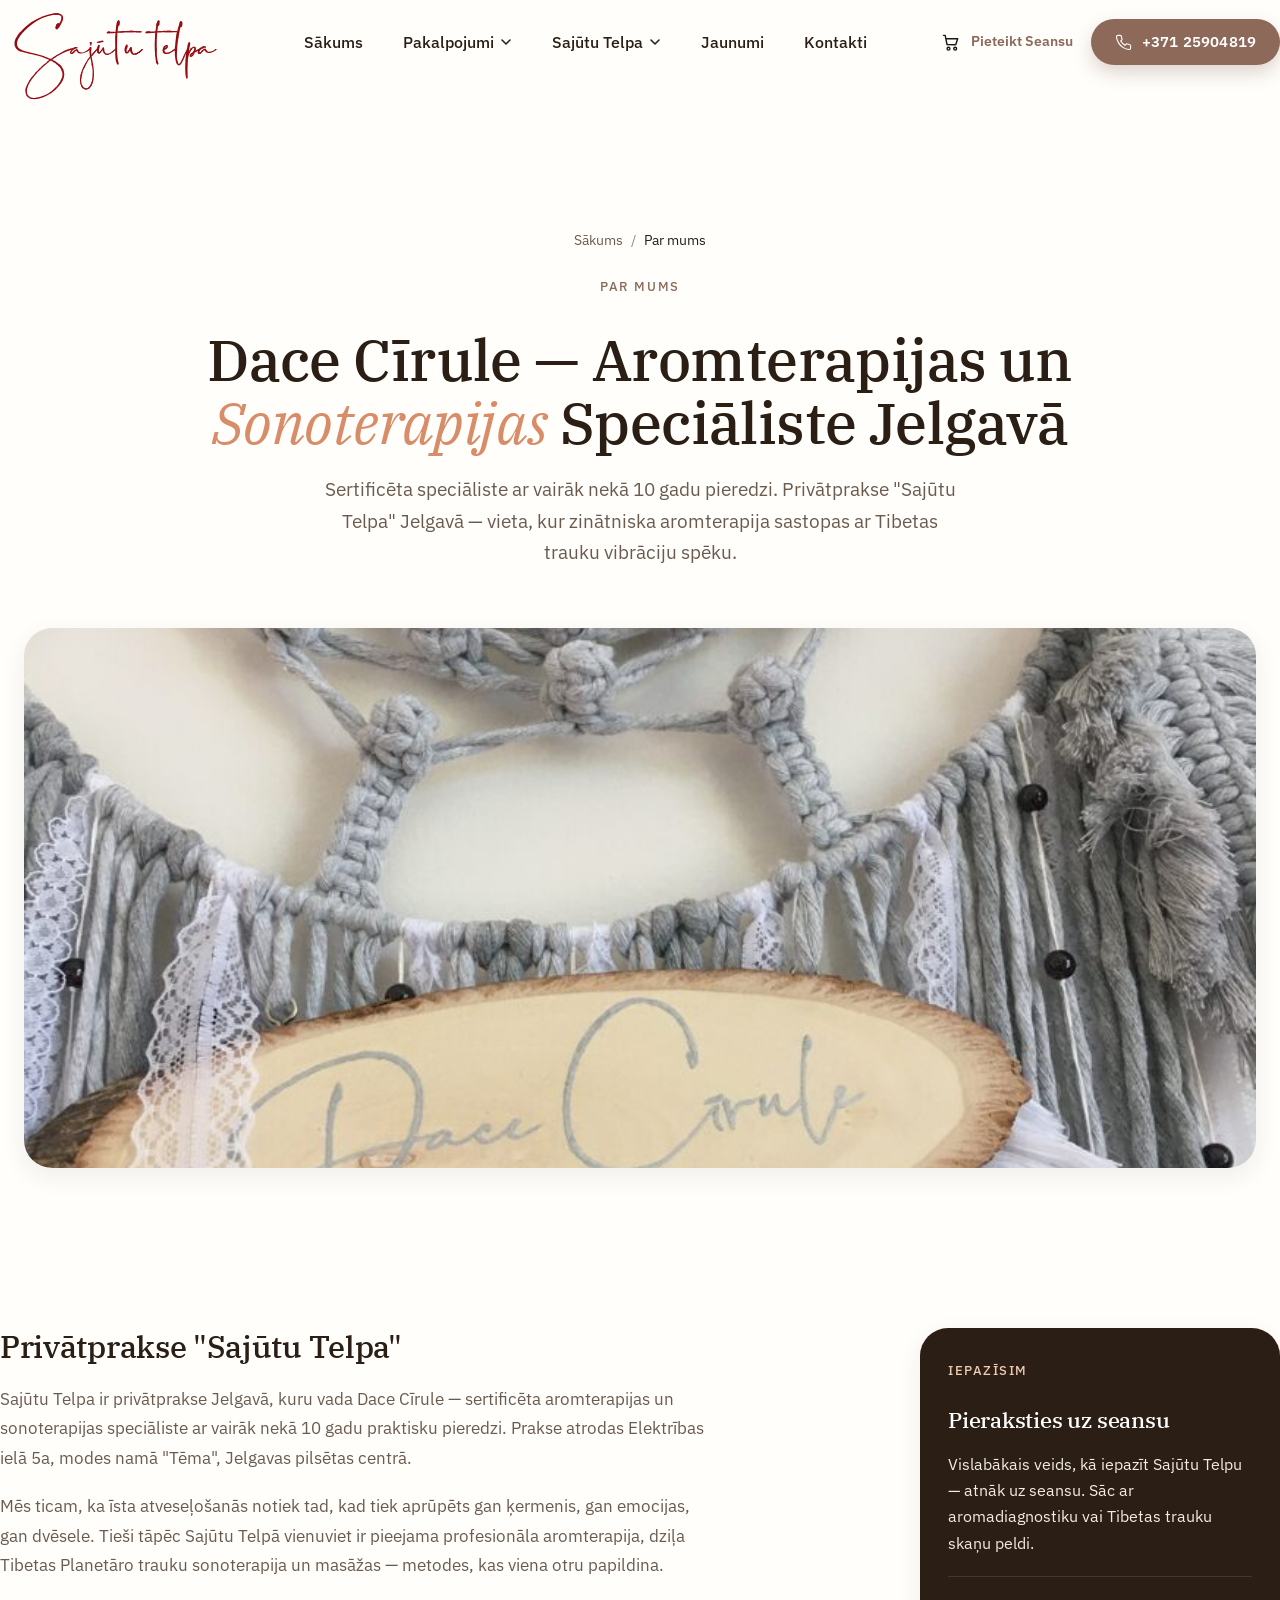
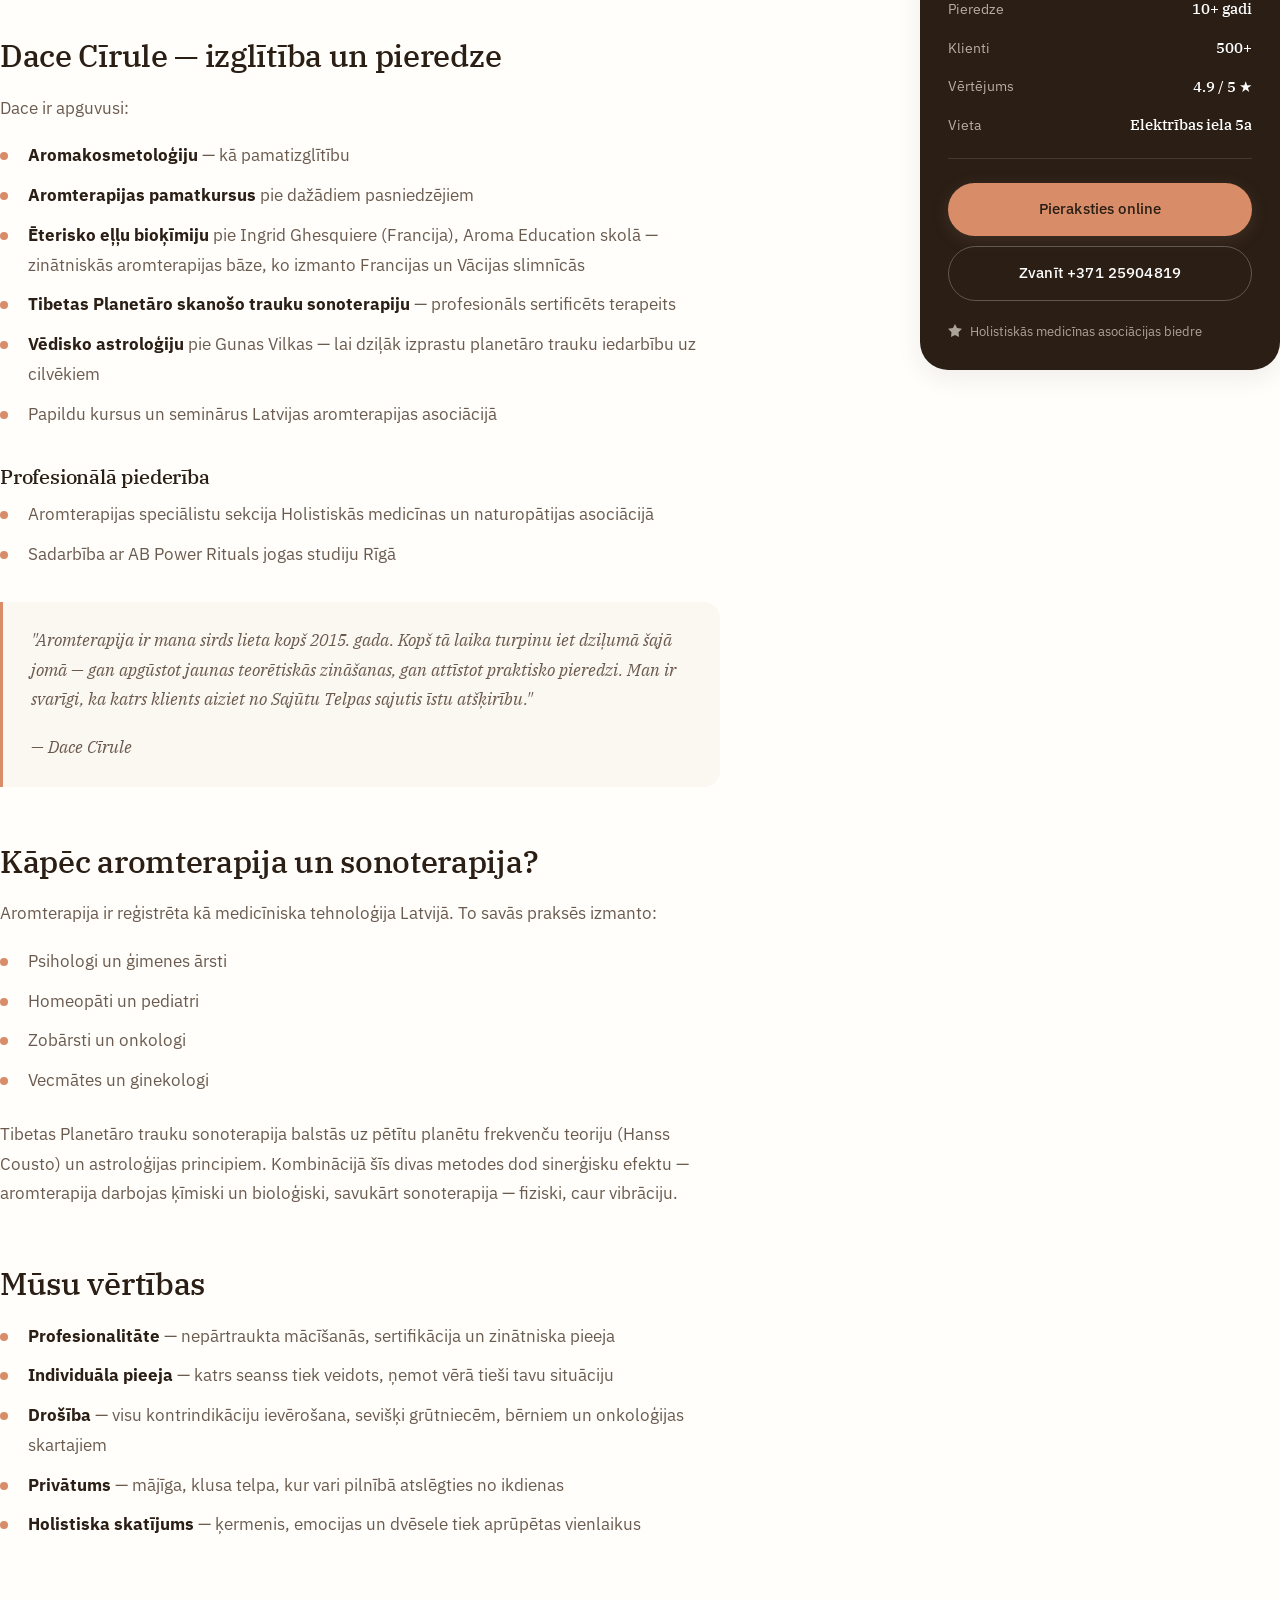
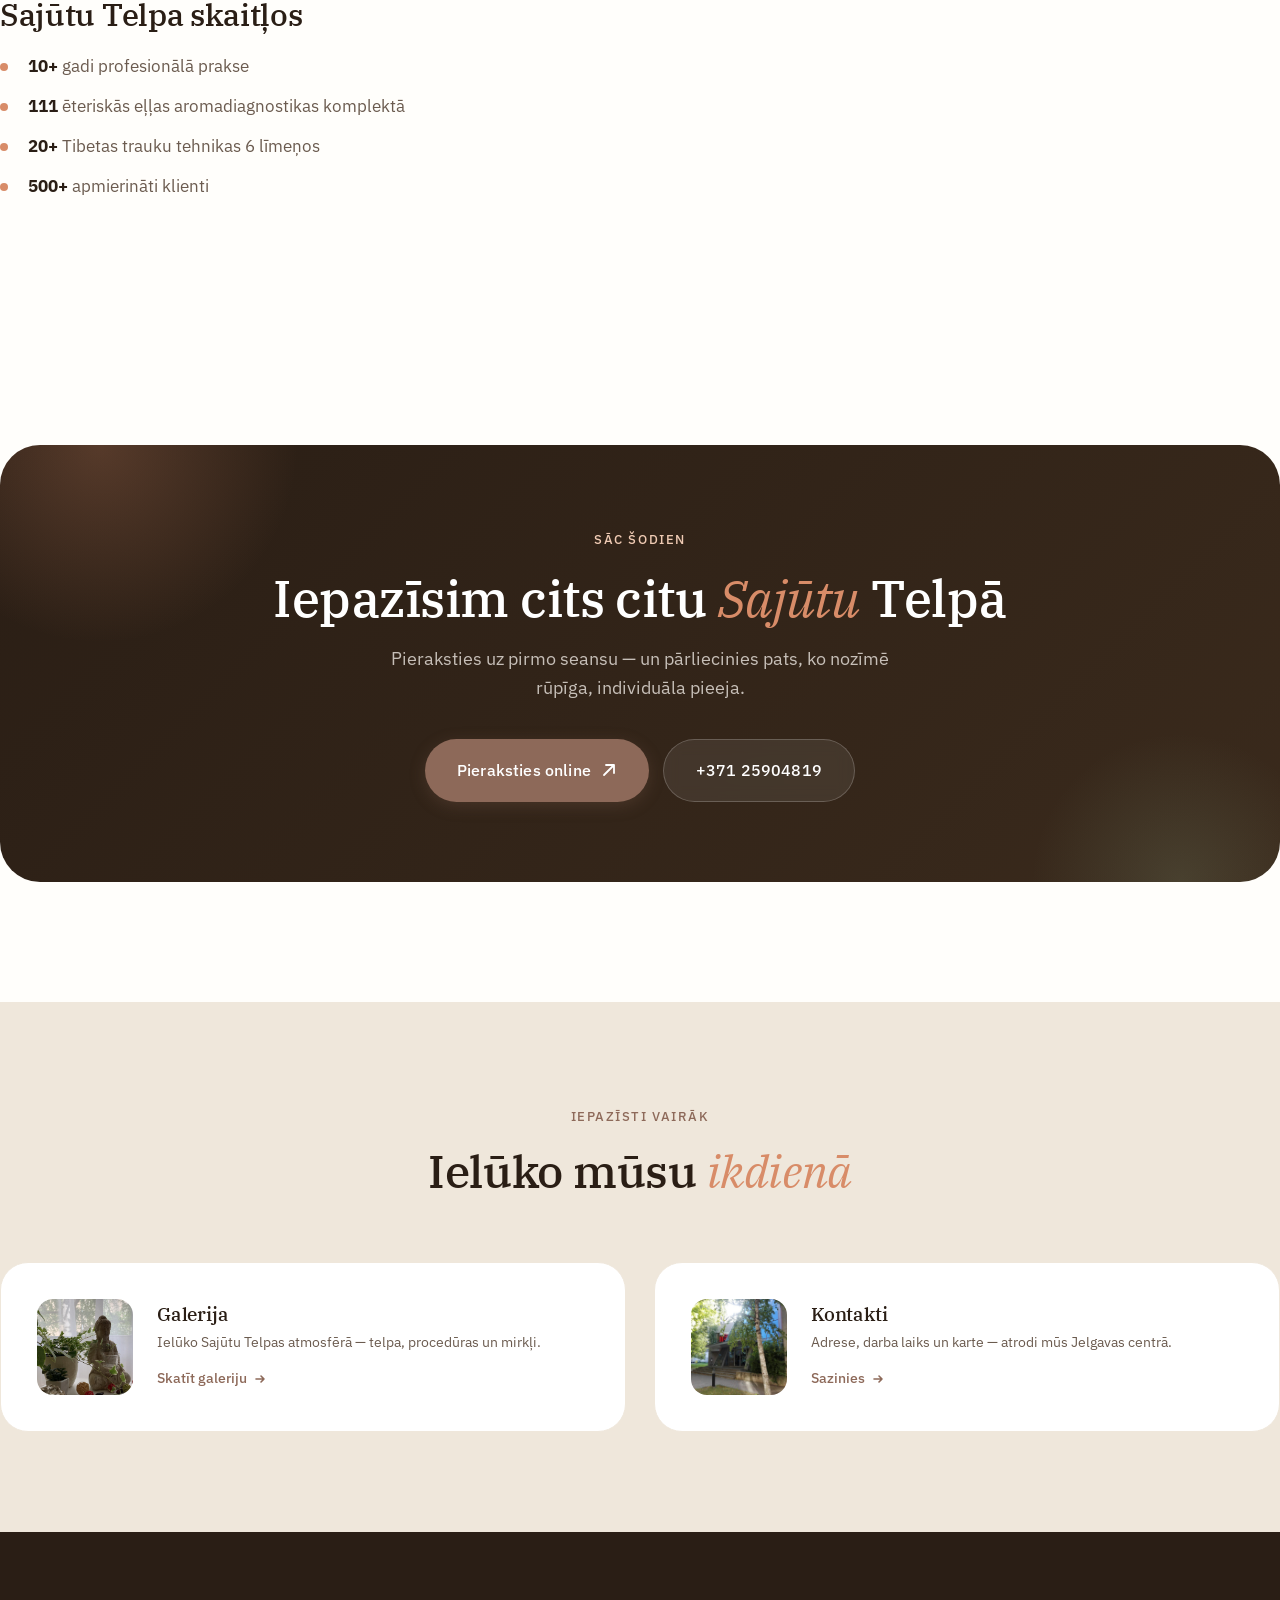
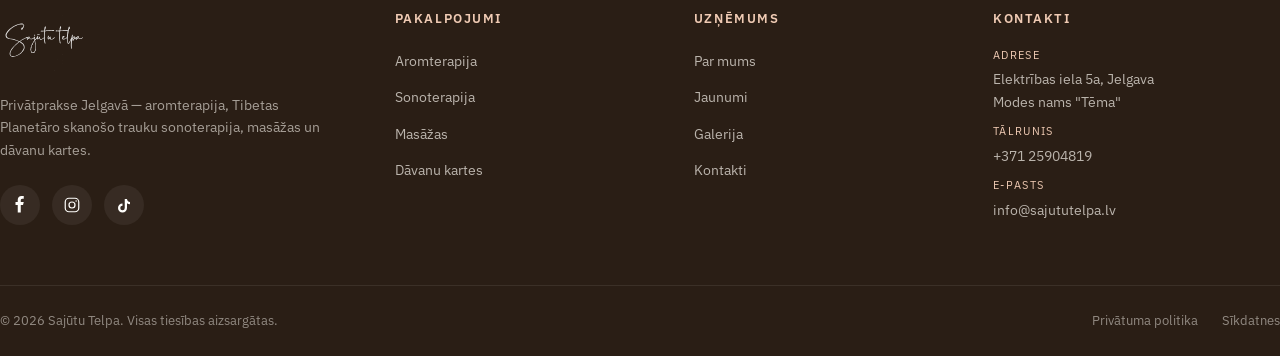
<file: par-mums.html>
<!DOCTYPE html>
<html lang="lv">
<head>
  <meta charset="UTF-8" />
  <meta name="viewport" content="width=device-width, initial-scale=1.0" />
  <meta name="description" content="Iepazīsti Daci Cīruli — sertificētu aromterapijas un sonoterapijas speciālisti ar 10+ gadu pieredzi. Privātprakse Sajūtu Telpa Jelgavā." />
  <title>Par Mums | Dace Cīrule — Aromterapijas Speciāliste Jelgavā | Sajūtu Telpa</title>

  <link rel="preconnect" href="https://fonts.googleapis.com" />
  <link rel="preconnect" href="https://fonts.gstatic.com" crossorigin />
  <link href="https://fonts.googleapis.com/css2?family=IBM+Plex+Sans:wght@400;500;600;700&family=IBM+Plex+Serif:ital,wght@0,400;0,500;1,400;1,500&display=swap" rel="stylesheet" />

  <link rel="stylesheet" href="css/styles.css" />
  <link rel="icon" type="image/svg+xml" href="data:image/svg+xml,%3Csvg xmlns='http://www.w3.org/2000/svg' viewBox='0 0 32 32'%3E%3Cpath fill='%23B07659' d='M16 4c2 4 6 6 10 6-4 2-6 6-6 10-2-4-6-6-10-6 4-2 6-6 6-10z'/%3E%3C/svg%3E" />

  <script type="application/ld+json">
  {
    "@context": "https://schema.org",
    "@type": "Person",
    "name": "Dace Cīrule",
    "jobTitle": "Aromterapijas un sonoterapijas speciāliste",
    "worksFor": {
      "@type": "LocalBusiness",
      "name": "Sajūtu Telpa",
      "address": { "@type": "PostalAddress", "streetAddress": "Elektrības iela 5a", "addressLocality": "Jelgava", "postalCode": "LV-3001", "addressCountry": "LV" },
      "telephone": "+37125904819"
    }
  }
  </script>
</head>
<body>

  <header class="site-header" id="siteHeader">
    <div class="container header-inner">
      <a href="index.html" class="logo" aria-label="Sajūtu Telpa — sākumlapa">
        <img src="assets/logo.svg" alt="Sajūtu Telpa logotips" width="34" height="34" />
      </a>
      <nav class="primary-nav" aria-label="Galvenā navigācija">
        <ul>
          <li><a href="index.html">Sākums</a></li>
          <li class="has-dropdown">
            <button type="button" class="nav-trigger" aria-expanded="false" aria-haspopup="true">
              Pakalpojumi
              <svg width="12" height="12" viewBox="0 0 12 12" aria-hidden="true"><path d="M2 4l4 4 4-4" fill="none" stroke="currentColor" stroke-width="1.6" stroke-linecap="round" stroke-linejoin="round"/></svg>
            </button>
            <div class="dropdown" role="menu">
              <a href="aromterapija.html" role="menuitem"><strong>Aromterapija</strong><span>Aromadiagnostika &amp; ēteriskās eļļas</span></a>
              <a href="sonoterapija.html" role="menuitem"><strong>Sonoterapija</strong><span>Tibetas Planetārie skanošie trauki</span></a>
              <a href="masazas.html" role="menuitem"><strong>Masāžas</strong><span>Antistresa &amp; karsto akmeņu</span></a>
              <a href="davanu-kartes.html" role="menuitem"><strong>Dāvanu kartes</strong><span>Uzdāvini labsajūtu</span></a>
            </div>
          </li>
          <li class="has-dropdown">
            <button type="button" class="nav-trigger" aria-expanded="false" aria-haspopup="true">
              Sajūtu Telpa
              <svg width="12" height="12" viewBox="0 0 12 12" aria-hidden="true"><path d="M2 4l4 4 4-4" fill="none" stroke="currentColor" stroke-width="1.6" stroke-linecap="round" stroke-linejoin="round"/></svg>
            </button>
            <div class="dropdown" role="menu">
              <a href="par-mums.html" role="menuitem"><strong>Par mums</strong><span>Dace Cīrule un mūsu stāsts</span></a>
              <a href="galerija.html" role="menuitem"><strong>Galerija</strong><span>Telpa, procedūras, atmosfēra</span></a>
            </div>
          </li>
          <li><a href="jaunumi.html">Jaunumi</a></li>
          <li><a href="kontakti.html">Kontakti</a></li>
        </ul>
      </nav>
      <div class="header-cta">
        <a href="https://go.sajututelpa.lv/visi-pakalpojumi" class="header-book" target="_blank" rel="noopener">
          <span class="header-book-icon" aria-hidden="true"><svg width="20" height="20" viewBox="0 0 24 24" fill="none"><circle cx="9" cy="20" r="1.7" stroke="currentColor" stroke-width="1.7"/><circle cx="17" cy="20" r="1.7" stroke="currentColor" stroke-width="1.7"/><path d="M3 4h2l2.1 10.4a1 1 0 0 0 1 .8h8.9a1 1 0 0 0 1-.8L20 8H7" stroke="currentColor" stroke-width="1.7" stroke-linecap="round" stroke-linejoin="round"/></svg></span>
          <span>Pieteikt Seansu</span>
        </a>
        <a href="tel:+37125904819" class="header-call">
          <svg width="17" height="17" viewBox="0 0 24 24" fill="none" aria-hidden="true"><path d="M22 16.92v3a2 2 0 0 1-2.18 2 19.79 19.79 0 0 1-8.63-3.07 19.5 19.5 0 0 1-6-6 19.79 19.79 0 0 1-3.07-8.67A2 2 0 0 1 4.11 2h3a2 2 0 0 1 2 1.72 12.84 12.84 0 0 0 .7 2.81 2 2 0 0 1-.45 2.11L8.09 9.91a16 16 0 0 0 6 6l1.27-1.27a2 2 0 0 1 2.11-.45 12.84 12.84 0 0 0 2.81.7A2 2 0 0 1 22 16.92z" stroke="currentColor" stroke-width="1.6" stroke-linecap="round" stroke-linejoin="round"/></svg>
          <span>+371 25904819</span>
        </a>
      </div>
      <button class="mobile-toggle" id="mobileToggle" aria-expanded="false" aria-controls="mobileMenu" aria-label="Atvērt izvēlni"><span></span><span></span><span></span></button>
    </div>
  </header>

  <div class="mobile-menu" id="mobileMenu" hidden>
    <ul>
      <li><a href="index.html">Sākums</a></li>
      <li><a href="aromterapija.html">Aromterapija</a></li>
      <li><a href="sonoterapija.html">Sonoterapija</a></li>
      <li><a href="masazas.html">Masāžas</a></li>
      <li><a href="davanu-kartes.html">Dāvanu kartes</a></li>
      <li><a href="par-mums.html">Par mums</a></li>
      <li><a href="galerija.html">Galerija</a></li>
      <li><a href="jaunumi.html">Jaunumi</a></li>
      <li><a href="kontakti.html">Kontakti</a></li>
    </ul>
  </div>

  <main>

    <section class="page-hero">
      <div class="container page-hero-inner">
        <nav class="breadcrumbs" aria-label="Trase">
          <ol>
            <li><a href="index.html">Sākums</a></li>
            <li><span aria-current="page">Par mums</span></li>
          </ol>
        </nav>
        <span class="eyebrow">Par mums</span>
        <h1>Dace Cīrule — Aromterapijas un <em>Sonoterapijas</em> Speciāliste Jelgavā</h1>
        <p class="lead">Sertificēta speciāliste ar vairāk nekā 10 gadu pieredzi. Privātprakse "Sajūtu Telpa" Jelgavā — vieta, kur zinātniska aromterapija sastopas ar Tibetas trauku vibrāciju spēku.</p>
      </div>
      <div class="service-feature-img">
        <img src="assets/gallery/Kosm%C4%93ti%C4%B7e%20Dace%20C%C4%ABrule%20Jelgav%C4%81.jpeg" alt="Dace Cīrule — Sajūtu Telpas dibinātāja Jelgavā" />
      </div>
    </section>

    <section class="service-body">
      <div class="container service-body-grid">
        <article class="service-content">
          <h2>Privātprakse "Sajūtu Telpa"</h2>
          <p>Sajūtu Telpa ir privātprakse Jelgavā, kuru vada Dace Cīrule — sertificēta aromterapijas un sonoterapijas speciāliste ar vairāk nekā 10 gadu praktisku pieredzi. Prakse atrodas Elektrības ielā 5a, modes namā "Tēma", Jelgavas pilsētas centrā.</p>
          <p>Mēs ticam, ka īsta atveseļošanās notiek tad, kad tiek aprūpēts gan ķermenis, gan emocijas, gan dvēsele. Tieši tāpēc Sajūtu Telpā vienuviet ir pieejama profesionāla aromterapija, dziļa Tibetas Planetāro trauku sonoterapija un masāžas — metodes, kas viena otru papildina.</p>

          <h2>Dace Cīrule — izglītība un pieredze</h2>
          <p>Dace ir apguvusi:</p>
          <ul>
            <li><strong>Aromakosmetoloģiju</strong> — kā pamatizglītību</li>
            <li><strong>Aromterapijas pamatkursus</strong> pie dažādiem pasniedzējiem</li>
            <li><strong>Ēterisko eļļu bioķīmiju</strong> pie Ingrid Ghesquiere (Francija), Aroma Education skolā — zinātniskās aromterapijas bāze, ko izmanto Francijas un Vācijas slimnīcās</li>
            <li><strong>Tibetas Planetāro skanošo trauku sonoterapiju</strong> — profesionāls sertificēts terapeits</li>
            <li><strong>Vēdisko astroloģiju</strong> pie Gunas Vilkas — lai dziļāk izprastu planetāro trauku iedarbību uz cilvēkiem</li>
            <li>Papildu kursus un seminārus Latvijas aromterapijas asociācijā</li>
          </ul>

          <h3>Profesionālā piederība</h3>
          <ul>
            <li>Aromterapijas speciālistu sekcija Holistiskās medicīnas un naturopātijas asociācijā</li>
            <li>Sadarbība ar AB Power Rituals jogas studiju Rīgā</li>
          </ul>

          <blockquote>
            <p>"Aromterapija ir mana sirds lieta kopš 2015. gada. Kopš tā laika turpinu iet dziļumā šajā jomā — gan apgūstot jaunas teorētiskās zināšanas, gan attīstot praktisko pieredzi. Man ir svarīgi, ka katrs klients aiziet no Sajūtu Telpas sajutis īstu atšķirību."</p>
            <p>— Dace Cīrule</p>
          </blockquote>

          <h2>Kāpēc aromterapija un sonoterapija?</h2>
          <p>Aromterapija ir reģistrēta kā medicīniska tehnoloģija Latvijā. To savās praksēs izmanto:</p>
          <ul>
            <li>Psihologi un ģimenes ārsti</li>
            <li>Homeopāti un pediatri</li>
            <li>Zobārsti un onkologi</li>
            <li>Vecmātes un ginekologi</li>
          </ul>
          <p>Tibetas Planetāro trauku sonoterapija balstās uz pētītu planētu frekvenču teoriju (Hanss Cousto) un astroloģijas principiem. Kombinācijā šīs divas metodes dod sinerģisku efektu — aromterapija darbojas ķīmiski un bioloģiski, savukārt sonoterapija — fiziski, caur vibrāciju.</p>

          <h2>Mūsu vērtības</h2>
          <ul>
            <li><strong>Profesionalitāte</strong> — nepārtraukta mācīšanās, sertifikācija un zinātniska pieeja</li>
            <li><strong>Individuāla pieeja</strong> — katrs seanss tiek veidots, ņemot vērā tieši tavu situāciju</li>
            <li><strong>Drošība</strong> — visu kontrindikāciju ievērošana, sevišķi grūtniecēm, bērniem un onkoloģijas skartajiem</li>
            <li><strong>Privātums</strong> — mājīga, klusa telpa, kur vari pilnībā atslēgties no ikdienas</li>
            <li><strong>Holistiska skatījums</strong> — ķermenis, emocijas un dvēsele tiek aprūpētas vienlaikus</li>
          </ul>

          <h2>Sajūtu Telpa skaitļos</h2>
          <ul>
            <li><strong>10+</strong> gadi profesionālā prakse</li>
            <li><strong>111</strong> ēteriskās eļļas aromadiagnostikas komplektā</li>
            <li><strong>20+</strong> Tibetas trauku tehnikas 6 līmeņos</li>
            <li><strong>500+</strong> apmierināti klienti</li>
          </ul>
        </article>

        <aside class="service-aside">
          <div class="info-card">
            <span class="eyebrow eyebrow-light">Iepazīsim</span>
            <h3>Pieraksties uz seansu</h3>
            <p>Vislabākais veids, kā iepazīt Sajūtu Telpu — atnāk uz seansu. Sāc ar aromadiagnostiku vai Tibetas trauku skaņu peldi.</p>
            <div class="info-meta">
              <div><span>Pieredze</span><strong>10+ gadi</strong></div>
              <div><span>Klienti</span><strong>500+</strong></div>
              <div><span>Vērtējums</span><strong>4.9 / 5 ★</strong></div>
              <div><span>Vieta</span><strong>Elektrības iela 5a</strong></div>
            </div>
            <div class="info-actions">
              <a href="https://go.sajututelpa.lv/visi-pakalpojumi" class="btn btn-primary btn-block" target="_blank" rel="noopener">Pieraksties online</a>
              <a href="tel:+37125904819" class="btn btn-outline-light btn-block">Zvanīt +371 25904819</a>
            </div>
            <div class="info-trust">
              <svg width="14" height="14" viewBox="0 0 14 14" fill="currentColor" aria-hidden="true"><path d="M7 0l2 4 5 .7-3.5 3.5L11 13l-4-2-4 2 .5-4.8L0 4.7 5 4z"/></svg>
              Holistiskās medicīnas asociācijas biedre
            </div>
          </div>
        </aside>
      </div>
    </section>

    <section class="cta">
      <div class="container cta-inner reveal" data-reveal="up">
        <div class="cta-decor cta-decor-1" aria-hidden="true"></div>
        <div class="cta-decor cta-decor-2" aria-hidden="true"></div>
        <span class="eyebrow eyebrow-light">Sāc šodien</span>
        <h2>Iepazīsim cits citu <em>Sajūtu</em> Telpā</h2>
        <p>Pieraksties uz pirmo seansu — un pārliecinies pats, ko nozīmē rūpīga, individuāla pieeja.</p>
        <div class="cta-actions">
          <a href="https://go.sajututelpa.lv/visi-pakalpojumi" class="btn btn-primary btn-lg" target="_blank" rel="noopener">Pieraksties online <svg width="16" height="16" viewBox="0 0 16 16" aria-hidden="true"><path d="M3 13L13 3M5 3h8v8" stroke="currentColor" stroke-width="1.8" stroke-linecap="round" stroke-linejoin="round" fill="none"/></svg></a>
          <a href="tel:+37125904819" class="btn btn-ghost-light btn-lg">+371 25904819</a>
        </div>
      </div>
    </section>

    <section class="related-services">
      <div class="container">
        <div class="section-head reveal" data-reveal="up">
          <span class="eyebrow">Iepazīsti vairāk</span>
          <h2>Ielūko mūsu <em>ikdienā</em></h2>
        </div>
        <div class="related-grid">
          <a href="galerija.html" class="related-card">
            <div class="related-img"><img src="assets/gallery/Saj%C5%ABtu%20telpa%2C%20Jelgava.jpeg" alt="Sajūtu Telpas interjers" loading="lazy" /></div>
            <div>
              <h3>Galerija</h3>
              <p>Ielūko Sajūtu Telpas atmosfērā — telpa, procedūras un mirkļi.</p>
              <span class="related-arrow">Skatīt galeriju <svg width="14" height="14" viewBox="0 0 14 14"><path d="M3 7h8m-3-3l3 3-3 3" stroke="currentColor" stroke-width="1.6" stroke-linecap="round" stroke-linejoin="round" fill="none"/></svg></span>
            </div>
          </a>
          <a href="kontakti.html" class="related-card">
            <div class="related-img"><img src="assets/gallery/Elektr%C4%ABbas%20iela%205a%2C%20Jelgava%20-%20Saj%C5%ABtu%20telpa%20modes%20nama%20T%C4%93ma%202.%20st%C4%81v%C4%81.jpg" alt="Sajūtu Telpa — Elektrības iela 5a, Jelgava" loading="lazy" /></div>
            <div>
              <h3>Kontakti</h3>
              <p>Adrese, darba laiks un karte — atrodi mūs Jelgavas centrā.</p>
              <span class="related-arrow">Sazinies <svg width="14" height="14" viewBox="0 0 14 14"><path d="M3 7h8m-3-3l3 3-3 3" stroke="currentColor" stroke-width="1.6" stroke-linecap="round" stroke-linejoin="round" fill="none"/></svg></span>
            </div>
          </a>
        </div>
      </div>
    </section>

  </main>

  <footer class="site-footer">
    <div class="container footer-grid">
      <div class="footer-brand">
        <a href="index.html" class="logo logo-light"><img src="assets/logo.svg" alt="Sajūtu Telpa logotips" width="30" height="30" /></a>
        <p>Privātprakse Jelgavā — aromterapija, Tibetas Planetāro skanošo trauku sonoterapija, masāžas un dāvanu kartes.</p>
        <div class="footer-socials">
          <a href="https://www.facebook.com/dclounge.jelgava" target="_blank" rel="noopener" aria-label="Facebook"><svg width="18" height="18" viewBox="0 0 24 24" fill="currentColor" aria-hidden="true"><path d="M13 22V12h3l1-4h-4V5.5c0-1 .5-2 2-2h2V0h-3c-3 0-5 2-5 5v3H6v4h3v10z"/></svg></a>
          <a href="https://www.instagram.com/sajutu.telpa/" target="_blank" rel="noopener" aria-label="Instagram"><svg width="18" height="18" viewBox="0 0 24 24" fill="none" aria-hidden="true"><rect x="3" y="3" width="18" height="18" rx="5" stroke="currentColor" stroke-width="1.6"/><circle cx="12" cy="12" r="4" stroke="currentColor" stroke-width="1.6"/><circle cx="17.5" cy="6.5" r="1" fill="currentColor"/></svg></a>
          <a href="https://www.tiktok.com/@sajutu.telpa" target="_blank" rel="noopener" aria-label="TikTok"><svg width="18" height="18" viewBox="0 0 24 24" fill="currentColor" aria-hidden="true"><path d="M16 4c0 2 1.5 4 4 4v3c-1.5 0-3-.5-4-1.5V16a6 6 0 1 1-6-6v3a3 3 0 1 0 3 3V4z"/></svg></a>
        </div>
      </div>
      <div class="footer-col"><h4>Pakalpojumi</h4><ul>
        <li><a href="aromterapija.html">Aromterapija</a></li>
        <li><a href="sonoterapija.html">Sonoterapija</a></li>
        <li><a href="masazas.html">Masāžas</a></li>
        <li><a href="davanu-kartes.html">Dāvanu kartes</a></li>
      </ul></div>
      <div class="footer-col"><h4>Uzņēmums</h4><ul>
        <li><a href="par-mums.html">Par mums</a></li>
        <li><a href="jaunumi.html">Jaunumi</a></li>
        <li><a href="galerija.html">Galerija</a></li>
        <li><a href="kontakti.html">Kontakti</a></li>
      </ul></div>
      <div class="footer-col footer-contact"><h4>Kontakti</h4><ul>
        <li><span>Adrese</span>Elektrības iela 5a, Jelgava<br />Modes nams "Tēma"</li>
        <li><span>Tālrunis</span><a href="tel:+37125904819">+371 25904819</a></li>
        <li><span>E-pasts</span><a href="mailto:info@sajututelpa.lv">info@sajututelpa.lv</a></li>
      </ul></div>
    </div>
    <div class="footer-bottom"><div class="container">
      <p>© <span id="year"></span> Sajūtu Telpa. Visas tiesības aizsargātas.</p>
      <ul><li><a href="privatuma-politika.html">Privātuma politika</a></li><li><a href="sikdatnes.html">Sīkdatnes</a></li></ul>
    </div></div>
  </footer>

  <a href="#top" class="back-to-top" id="backToTop" aria-label="Atgriezties augšā" hidden>
    <svg width="20" height="20" viewBox="0 0 20 20" aria-hidden="true"><path d="M6 12l4-4 4 4" stroke="currentColor" stroke-width="2" stroke-linecap="round" stroke-linejoin="round" fill="none"/></svg>
  </a>

  <script src="js/main.js"></script>
</body>
</html>
</file>
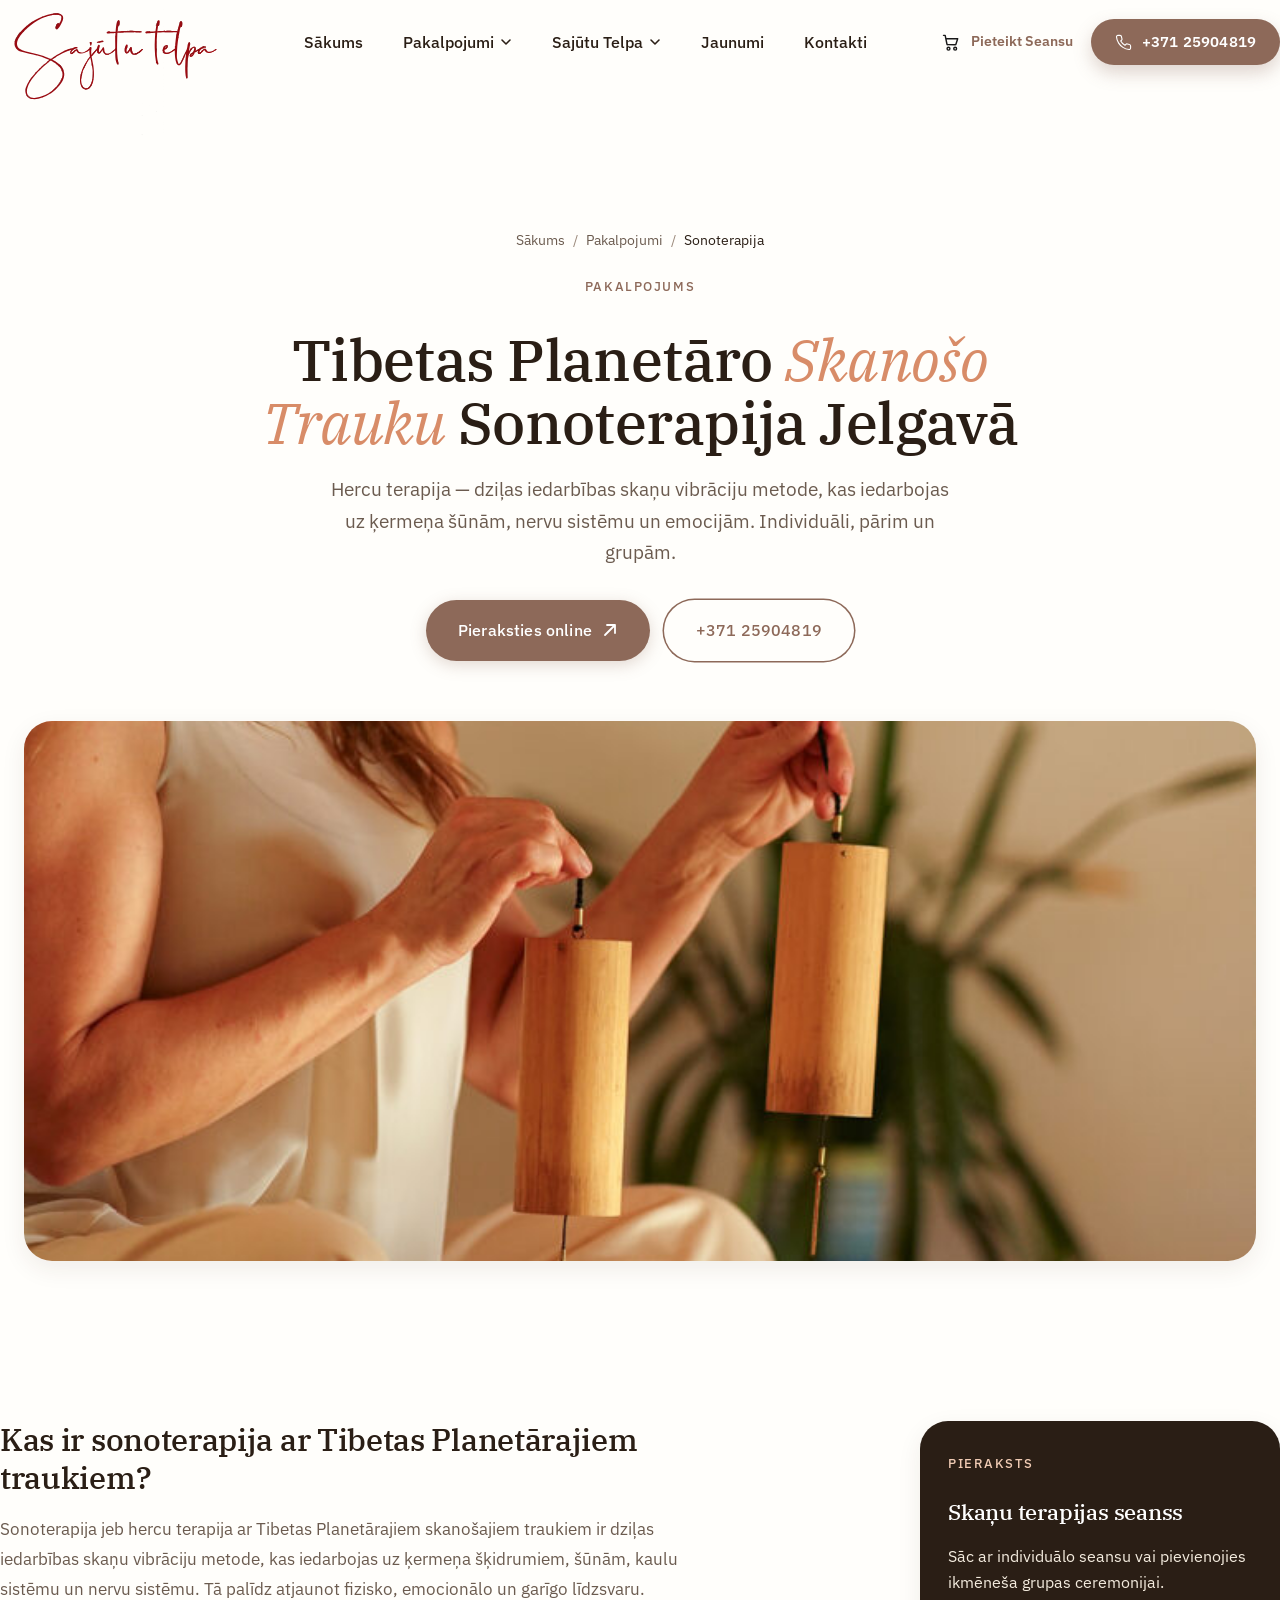
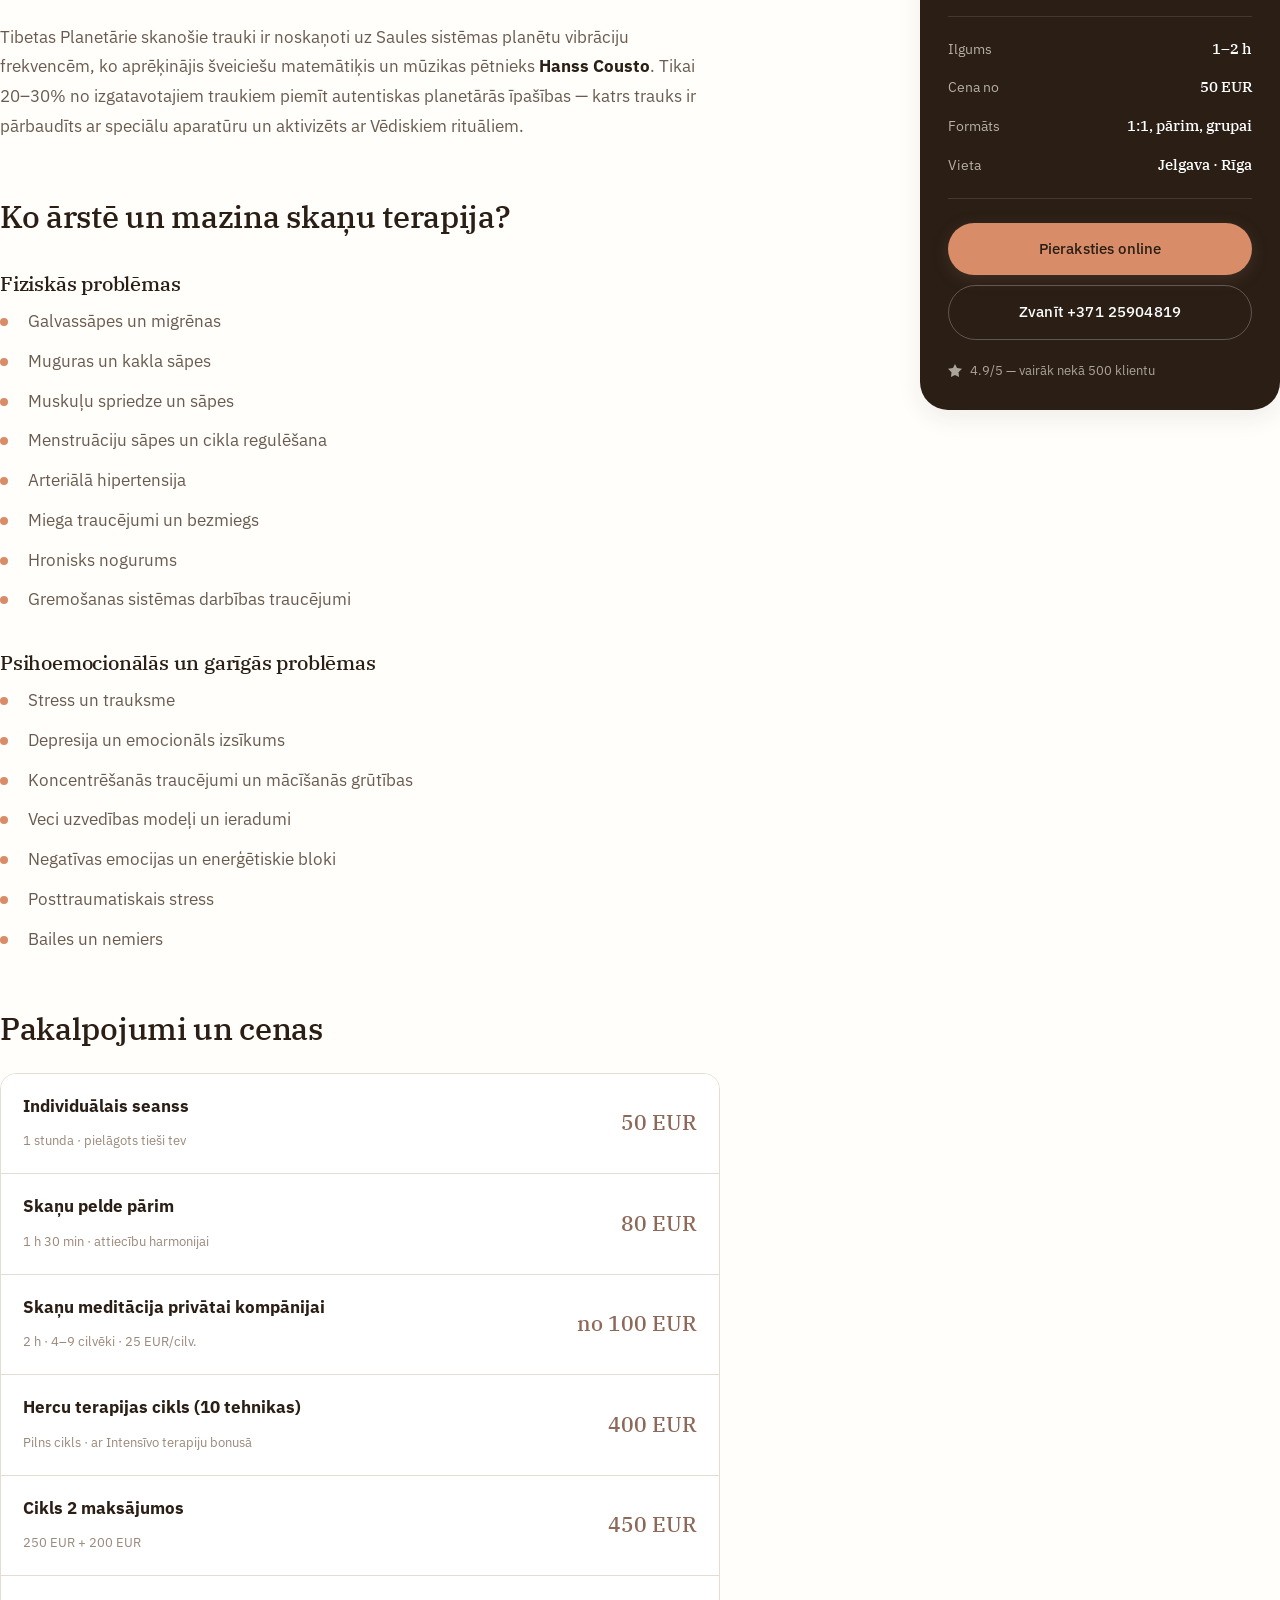
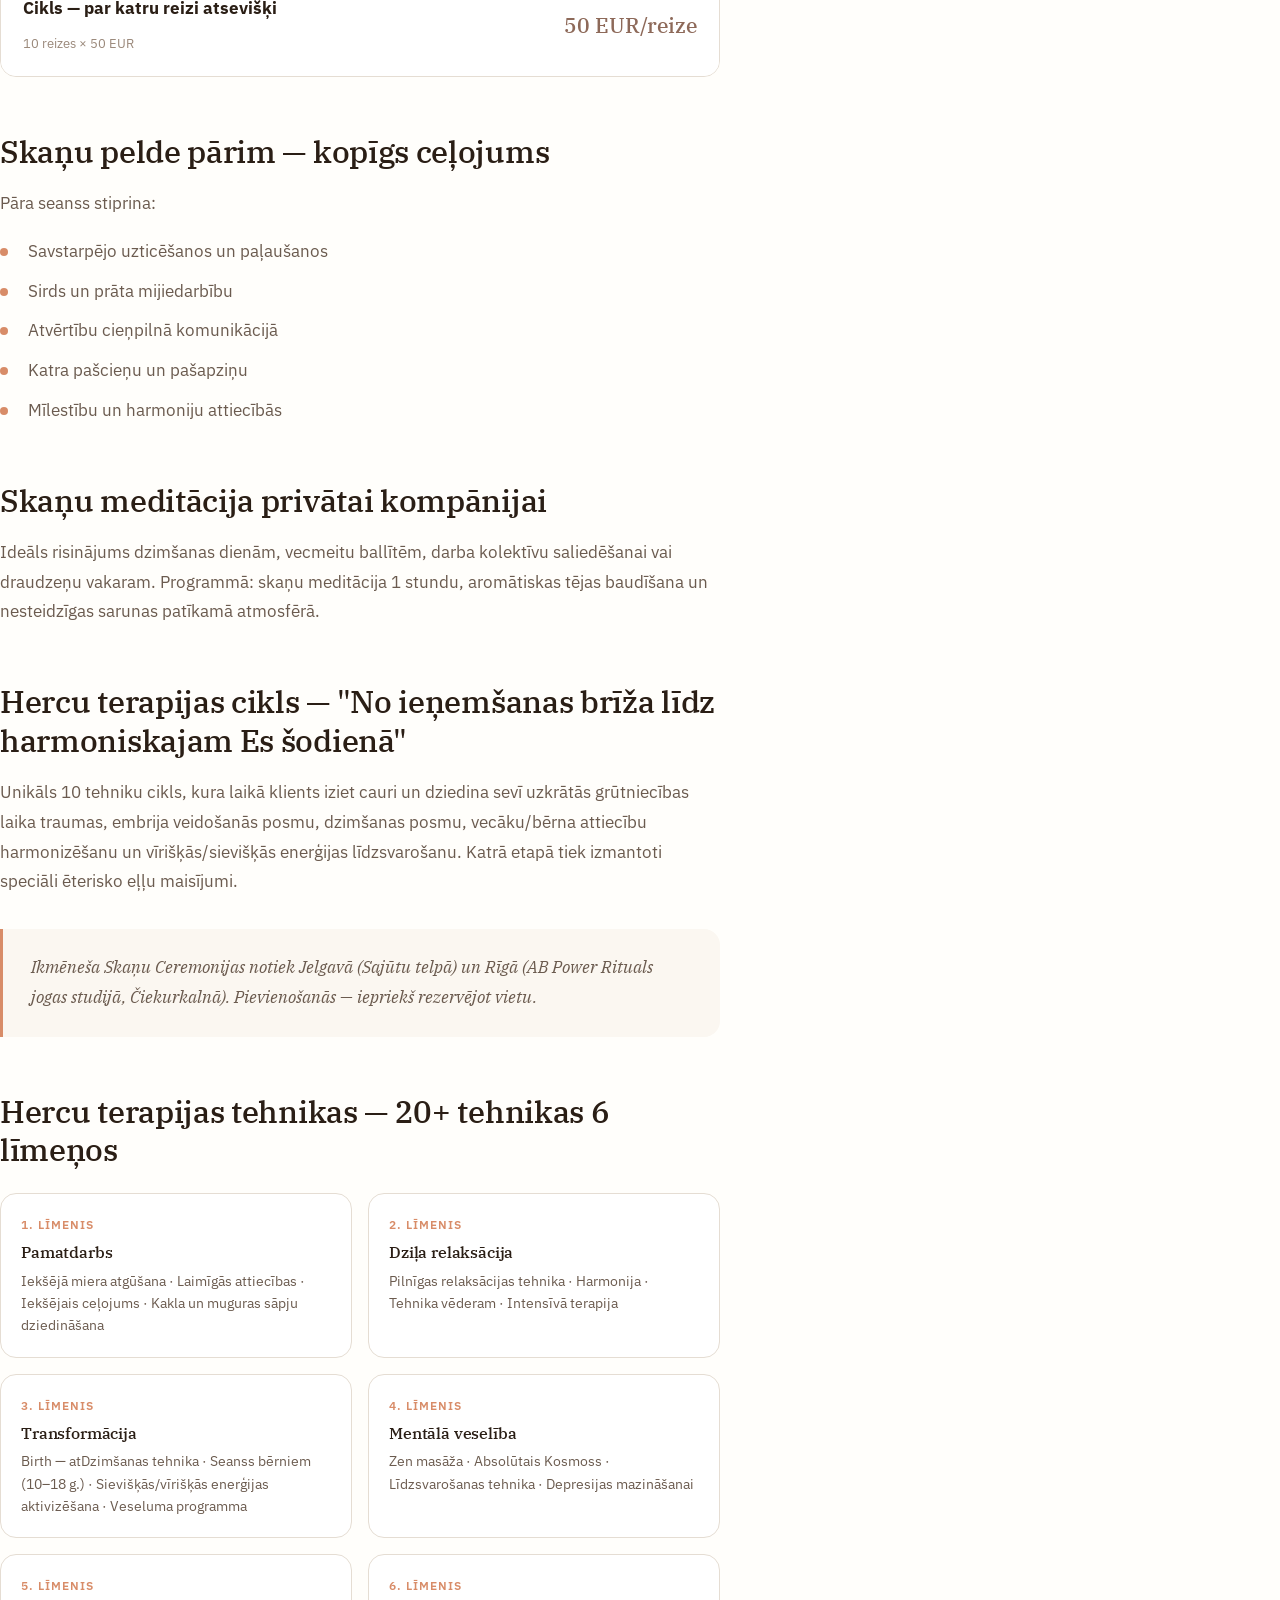
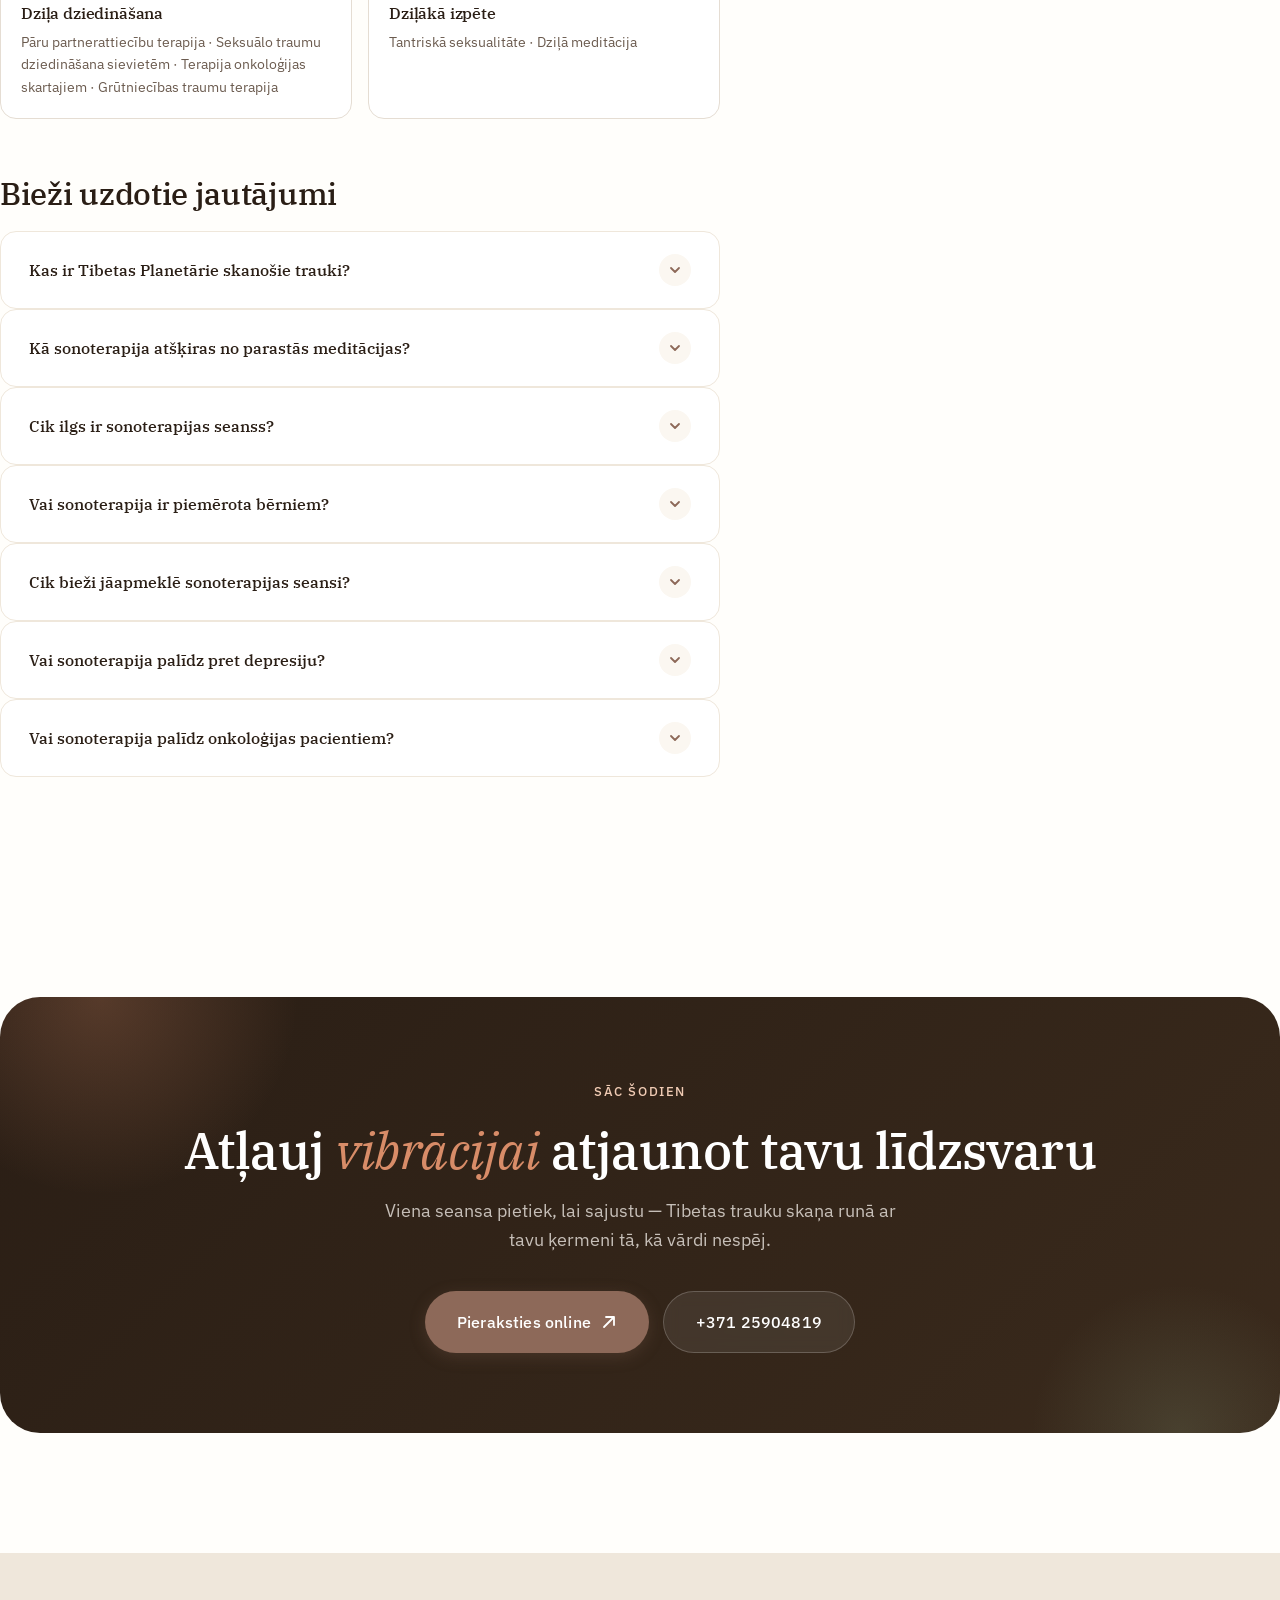
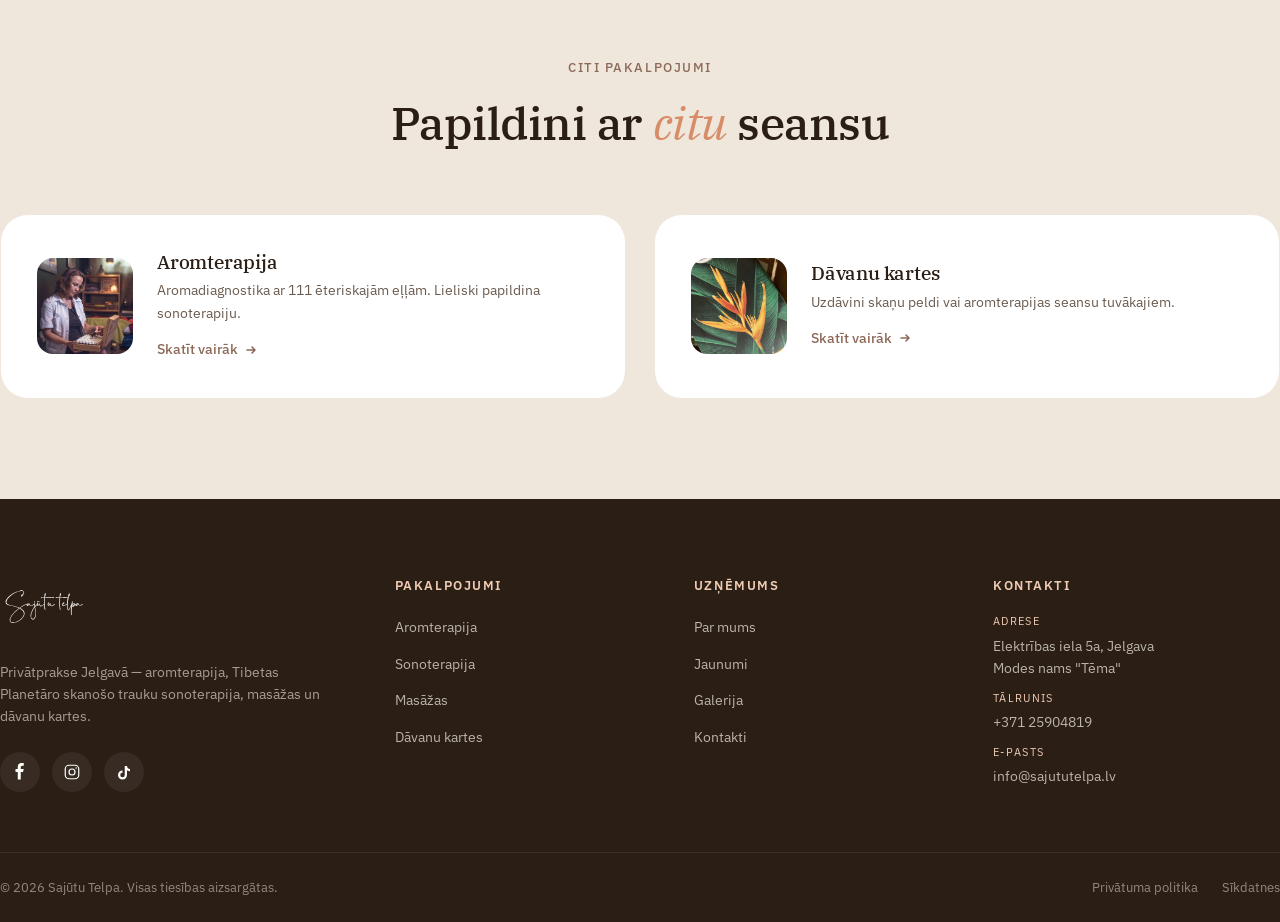
<file: sonoterapija.html>
<!DOCTYPE html>
<html lang="lv">
<head>
  <meta charset="UTF-8" />
  <meta name="viewport" content="width=device-width, initial-scale=1.0" />
  <meta name="description" content="Tibetas Planetāro skanošo trauku hercu terapija Jelgavā. Individuāli seansi (50 EUR), skaņu pelde pārim (80 EUR) un grupām. Ikmēneša ceremonijas. Pieraksts: +371 25904819." />
  <title>Tibetas Skanošie Trauki Jelgavā | Sonoterapija &amp; Skaņu Pelde | Sajūtu Telpa</title>

  <link rel="preconnect" href="https://fonts.googleapis.com" />
  <link rel="preconnect" href="https://fonts.gstatic.com" crossorigin />
  <link href="https://fonts.googleapis.com/css2?family=IBM+Plex+Sans:wght@400;500;600;700&family=IBM+Plex+Serif:ital,wght@0,400;0,500;1,400;1,500&display=swap" rel="stylesheet" />

  <link rel="stylesheet" href="css/styles.css" />
  <link rel="icon" type="image/svg+xml" href="data:image/svg+xml,%3Csvg xmlns='http://www.w3.org/2000/svg' viewBox='0 0 32 32'%3E%3Cpath fill='%23B07659' d='M16 4c2 4 6 6 10 6-4 2-6 6-6 10-2-4-6-6-10-6 4-2 6-6 6-10z'/%3E%3C/svg%3E" />

  <script type="application/ld+json">
  {
    "@context": "https://schema.org",
    "@type": "Service",
    "serviceType": "Sonoterapija ar Tibetas Planetārajiem skanošajiem traukiem",
    "provider": {
      "@type": "LocalBusiness",
      "name": "Sajūtu Telpa",
      "address": { "@type": "PostalAddress", "streetAddress": "Elektrības iela 5a", "addressLocality": "Jelgava", "postalCode": "LV-3001", "addressCountry": "LV" },
      "telephone": "+37125904819"
    },
    "areaServed": "Jelgava",
    "offers": [
      { "@type": "Offer", "name": "Individuālais seanss", "price": "50", "priceCurrency": "EUR" },
      { "@type": "Offer", "name": "Skaņu pelde pārim", "price": "80", "priceCurrency": "EUR" },
      { "@type": "Offer", "name": "Grupas meditācija (no 100 EUR)", "price": "100", "priceCurrency": "EUR" }
    ]
  }
  </script>
</head>
<body>

  <header class="site-header" id="siteHeader">
    <div class="container header-inner">
      <a href="index.html" class="logo" aria-label="Sajūtu Telpa — sākumlapa">
        <img src="assets/logo.svg" alt="Sajūtu Telpa logotips" width="34" height="34" />
      </a>
      <nav class="primary-nav" aria-label="Galvenā navigācija">
        <ul>
          <li><a href="index.html">Sākums</a></li>
          <li class="has-dropdown">
            <button type="button" class="nav-trigger" aria-expanded="false" aria-haspopup="true">
              Pakalpojumi
              <svg width="12" height="12" viewBox="0 0 12 12" aria-hidden="true"><path d="M2 4l4 4 4-4" fill="none" stroke="currentColor" stroke-width="1.6" stroke-linecap="round" stroke-linejoin="round"/></svg>
            </button>
            <div class="dropdown" role="menu">
              <a href="aromterapija.html" role="menuitem"><strong>Aromterapija</strong><span>Aromadiagnostika &amp; ēteriskās eļļas</span></a>
              <a href="sonoterapija.html" role="menuitem"><strong>Sonoterapija</strong><span>Tibetas Planetārie skanošie trauki</span></a>
              <a href="masazas.html" role="menuitem"><strong>Masāžas</strong><span>Antistresa &amp; karsto akmeņu</span></a>
              <a href="davanu-kartes.html" role="menuitem"><strong>Dāvanu kartes</strong><span>Uzdāvini labsajūtu</span></a>
            </div>
          </li>
          <li class="has-dropdown">
            <button type="button" class="nav-trigger" aria-expanded="false" aria-haspopup="true">
              Sajūtu Telpa
              <svg width="12" height="12" viewBox="0 0 12 12" aria-hidden="true"><path d="M2 4l4 4 4-4" fill="none" stroke="currentColor" stroke-width="1.6" stroke-linecap="round" stroke-linejoin="round"/></svg>
            </button>
            <div class="dropdown" role="menu">
              <a href="par-mums.html" role="menuitem"><strong>Par mums</strong><span>Dace Cīrule un mūsu stāsts</span></a>
              <a href="galerija.html" role="menuitem"><strong>Galerija</strong><span>Telpa, procedūras, atmosfēra</span></a>
            </div>
          </li>
          <li><a href="jaunumi.html">Jaunumi</a></li>
          <li><a href="kontakti.html">Kontakti</a></li>
        </ul>
      </nav>
      <div class="header-cta">
        <a href="https://go.sajututelpa.lv/visi-pakalpojumi" class="header-book" target="_blank" rel="noopener">
          <span class="header-book-icon" aria-hidden="true"><svg width="20" height="20" viewBox="0 0 24 24" fill="none"><circle cx="9" cy="20" r="1.7" stroke="currentColor" stroke-width="1.7"/><circle cx="17" cy="20" r="1.7" stroke="currentColor" stroke-width="1.7"/><path d="M3 4h2l2.1 10.4a1 1 0 0 0 1 .8h8.9a1 1 0 0 0 1-.8L20 8H7" stroke="currentColor" stroke-width="1.7" stroke-linecap="round" stroke-linejoin="round"/></svg></span>
          <span>Pieteikt Seansu</span>
        </a>
        <a href="tel:+37125904819" class="header-call">
          <svg width="17" height="17" viewBox="0 0 24 24" fill="none" aria-hidden="true"><path d="M22 16.92v3a2 2 0 0 1-2.18 2 19.79 19.79 0 0 1-8.63-3.07 19.5 19.5 0 0 1-6-6 19.79 19.79 0 0 1-3.07-8.67A2 2 0 0 1 4.11 2h3a2 2 0 0 1 2 1.72 12.84 12.84 0 0 0 .7 2.81 2 2 0 0 1-.45 2.11L8.09 9.91a16 16 0 0 0 6 6l1.27-1.27a2 2 0 0 1 2.11-.45 12.84 12.84 0 0 0 2.81.7A2 2 0 0 1 22 16.92z" stroke="currentColor" stroke-width="1.6" stroke-linecap="round" stroke-linejoin="round"/></svg>
          <span>+371 25904819</span>
        </a>
      </div>
      <button class="mobile-toggle" id="mobileToggle" aria-expanded="false" aria-controls="mobileMenu" aria-label="Atvērt izvēlni"><span></span><span></span><span></span></button>
    </div>
  </header>

  <div class="mobile-menu" id="mobileMenu" hidden>
    <ul>
      <li><a href="index.html">Sākums</a></li>
      <li><a href="aromterapija.html">Aromterapija</a></li>
      <li><a href="sonoterapija.html">Sonoterapija</a></li>
      <li><a href="masazas.html">Masāžas</a></li>
      <li><a href="davanu-kartes.html">Dāvanu kartes</a></li>
      <li><a href="par-mums.html">Par mums</a></li>
      <li><a href="jaunumi.html">Jaunumi</a></li>
      <li><a href="kontakti.html">Kontakti</a></li>
    </ul>
  </div>

  <main>

    <section class="page-hero">
      <div class="container page-hero-inner">
        <nav class="breadcrumbs" aria-label="Trase">
          <ol>
            <li><a href="index.html">Sākums</a></li>
            <li><a href="index.html#pakalpojumi">Pakalpojumi</a></li>
            <li><span aria-current="page">Sonoterapija</span></li>
          </ol>
        </nav>
        <span class="eyebrow">Pakalpojums</span>
        <h1>Tibetas Planetāro <em>Skanošo Trauku</em> Sonoterapija Jelgavā</h1>
        <p class="lead">Hercu terapija — dziļas iedarbības skaņu vibrāciju metode, kas iedarbojas uz ķermeņa šūnām, nervu sistēmu un emocijām. Individuāli, pārim un grupām.</p>
        <div class="page-hero-actions">
          <a href="https://go.sajututelpa.lv/visi-pakalpojumi" class="btn btn-primary btn-lg" target="_blank" rel="noopener">
            Pieraksties online
            <svg width="16" height="16" viewBox="0 0 16 16" aria-hidden="true"><path d="M3 13L13 3M5 3h8v8" stroke="currentColor" stroke-width="1.8" stroke-linecap="round" stroke-linejoin="round" fill="none"/></svg>
          </a>
          <a href="tel:+37125904819" class="btn btn-outline btn-lg">+371 25904819</a>
        </div>
      </div>
      <div class="service-feature-img">
        <img src="assets/gallery/Tibetas%20skano%C5%A1o%20trauku%20ska%C5%86u%20peldes.jpeg" alt="Tibetas Planetāro skanošo trauku skaņu pelde Jelgavā" />
      </div>
    </section>

    <section class="service-body">
      <div class="container service-body-grid">
        <article class="service-content">
          <h2>Kas ir sonoterapija ar Tibetas Planetārajiem traukiem?</h2>
          <p>Sonoterapija jeb hercu terapija ar Tibetas Planetārajiem skanošajiem traukiem ir dziļas iedarbības skaņu vibrāciju metode, kas iedarbojas uz ķermeņa šķidrumiem, šūnām, kaulu sistēmu un nervu sistēmu. Tā palīdz atjaunot fizisko, emocionālo un garīgo līdzsvaru.</p>
          <p>Tibetas Planetārie skanošie trauki ir noskaņoti uz Saules sistēmas planētu vibrāciju frekvencēm, ko aprēķinājis šveiciešu matemātiķis un mūzikas pētnieks <strong>Hanss Cousto</strong>. Tikai 20–30% no izgatavotajiem traukiem piemīt autentiskas planetārās īpašības — katrs trauks ir pārbaudīts ar speciālu aparatūru un aktivizēts ar Vēdiskiem rituāliem.</p>

          <h2>Ko ārstē un mazina skaņu terapija?</h2>
          <h3>Fiziskās problēmas</h3>
          <ul>
            <li>Galvassāpes un migrēnas</li>
            <li>Muguras un kakla sāpes</li>
            <li>Muskuļu spriedze un sāpes</li>
            <li>Menstruāciju sāpes un cikla regulēšana</li>
            <li>Arteriālā hipertensija</li>
            <li>Miega traucējumi un bezmiegs</li>
            <li>Hronisks nogurums</li>
            <li>Gremošanas sistēmas darbības traucējumi</li>
          </ul>
          <h3>Psihoemocionālās un garīgās problēmas</h3>
          <ul>
            <li>Stress un trauksme</li>
            <li>Depresija un emocionāls izsīkums</li>
            <li>Koncentrēšanās traucējumi un mācīšanās grūtības</li>
            <li>Veci uzvedības modeļi un ieradumi</li>
            <li>Negatīvas emocijas un enerģētiskie bloki</li>
            <li>Posttraumatiskais stress</li>
            <li>Bailes un nemiers</li>
          </ul>

          <h2>Pakalpojumi un cenas</h2>
          <div class="price-table">
            <div class="price-row">
              <div><strong>Individuālais seanss</strong><small>1 stunda · pielāgots tieši tev</small></div>
              <span class="price-tag">50 EUR</span>
            </div>
            <div class="price-row">
              <div><strong>Skaņu pelde pārim</strong><small>1 h 30 min · attiecību harmonijai</small></div>
              <span class="price-tag">80 EUR</span>
            </div>
            <div class="price-row">
              <div><strong>Skaņu meditācija privātai kompānijai</strong><small>2 h · 4–9 cilvēki · 25 EUR/cilv.</small></div>
              <span class="price-tag">no 100 EUR</span>
            </div>
            <div class="price-row">
              <div><strong>Hercu terapijas cikls (10 tehnikas)</strong><small>Pilns cikls · ar Intensīvo terapiju bonusā</small></div>
              <span class="price-tag">400 EUR</span>
            </div>
            <div class="price-row">
              <div><strong>Cikls 2 maksājumos</strong><small>250 EUR + 200 EUR</small></div>
              <span class="price-tag">450 EUR</span>
            </div>
            <div class="price-row">
              <div><strong>Cikls — par katru reizi atsevišķi</strong><small>10 reizes × 50 EUR</small></div>
              <span class="price-tag">50 EUR/reize</span>
            </div>
          </div>

          <h2>Skaņu pelde pārim — kopīgs ceļojums</h2>
          <p>Pāra seanss stiprina:</p>
          <ul>
            <li>Savstarpējo uzticēšanos un paļaušanos</li>
            <li>Sirds un prāta mijiedarbību</li>
            <li>Atvērtību cieņpilnā komunikācijā</li>
            <li>Katra pašcieņu un pašapziņu</li>
            <li>Mīlestību un harmoniju attiecībās</li>
          </ul>

          <h2>Skaņu meditācija privātai kompānijai</h2>
          <p>Ideāls risinājums dzimšanas dienām, vecmeitu ballītēm, darba kolektīvu saliedēšanai vai draudzeņu vakaram. Programmā: skaņu meditācija 1 stundu, aromātiskas tējas baudīšana un nesteidzīgas sarunas patīkamā atmosfērā.</p>

          <h2>Hercu terapijas cikls — "No ieņemšanas brīža līdz harmoniskajam Es šodienā"</h2>
          <p>Unikāls 10 tehniku cikls, kura laikā klients iziet cauri un dziedina sevī uzkrātās grūtniecības laika traumas, embrija veidošanās posmu, dzimšanas posmu, vecāku/bērna attiecību harmonizēšanu un vīrišķās/sievišķās enerģijas līdzsvarošanu. Katrā etapā tiek izmantoti speciāli ēterisko eļļu maisījumi.</p>

          <blockquote>
            <p>Ikmēneša Skaņu Ceremonijas notiek Jelgavā (Sajūtu telpā) un Rīgā (AB Power Rituals jogas studijā, Čiekurkalnā). Pievienošanās — iepriekš rezervējot vietu.</p>
          </blockquote>

          <h2>Hercu terapijas tehnikas — 20+ tehnikas 6 līmeņos</h2>
          <div class="tech-grid">
            <div class="tech-card">
              <span class="tech-level">1. līmenis</span>
              <h4>Pamatdarbs</h4>
              <p>Iekšējā miera atgūšana · Laimīgās attiecības · Iekšējais ceļojums · Kakla un muguras sāpju dziedināšana</p>
            </div>
            <div class="tech-card">
              <span class="tech-level">2. līmenis</span>
              <h4>Dziļa relaksācija</h4>
              <p>Pilnīgas relaksācijas tehnika · Harmonija · Tehnika vēderam · Intensīvā terapija</p>
            </div>
            <div class="tech-card">
              <span class="tech-level">3. līmenis</span>
              <h4>Transformācija</h4>
              <p>Birth — atDzimšanas tehnika · Seanss bērniem (10–18 g.) · Sievišķās/vīrišķās enerģijas aktivizēšana · Veseluma programma</p>
            </div>
            <div class="tech-card">
              <span class="tech-level">4. līmenis</span>
              <h4>Mentālā veselība</h4>
              <p>Zen masāža · Absolūtais Kosmoss · Līdzsvarošanas tehnika · Depresijas mazināšanai</p>
            </div>
            <div class="tech-card">
              <span class="tech-level">5. līmenis</span>
              <h4>Dziļa dziedināšana</h4>
              <p>Pāru partnerattiecību terapija · Seksuālo traumu dziedināšana sievietēm · Terapija onkoloģijas skartajiem · Grūtniecības traumu terapija</p>
            </div>
            <div class="tech-card">
              <span class="tech-level">6. līmenis</span>
              <h4>Dziļākā izpēte</h4>
              <p>Tantriskā seksualitāte · Dziļā meditācija</p>
            </div>
          </div>

          <h2>Bieži uzdotie jautājumi</h2>
          <details class="faq-item">
            <summary><span>Kas ir Tibetas Planetārie skanošie trauki?</span><span class="faq-toggle" aria-hidden="true"><svg width="14" height="14" viewBox="0 0 14 14"><path d="M3 5l4 4 4-4" stroke="currentColor" stroke-width="1.8" stroke-linecap="round" stroke-linejoin="round" fill="none"/></svg></span></summary>
            <div class="faq-content"><p>Īpaši metāla trauki, kas noskaņoti uz Saules sistēmas planētu frekvenču vibrācijām. Tos kaldinot ievēro konkrētas planētas labvēlīgo kustības laiku, un pēc izgatavošanas katrs trauks tiek pārbaudīts ar mērinstrumentiem. Tikai 20–30% trauku sasniedz planetārās īpašības.</p></div>
          </details>
          <details class="faq-item">
            <summary><span>Kā sonoterapija atšķiras no parastās meditācijas?</span><span class="faq-toggle" aria-hidden="true"><svg width="14" height="14" viewBox="0 0 14 14"><path d="M3 5l4 4 4-4" stroke="currentColor" stroke-width="1.8" stroke-linecap="round" stroke-linejoin="round" fill="none"/></svg></span></summary>
            <div class="faq-content"><p>Sonoterapija ir aktīva vibrāciju terapija — skaņas frekvences tieši iedarbojas uz ķermeņa šūnām, orgāniem un nervu sistēmu. Atšķirībā no parastas meditācijas, šeit nav nepieciešams "pareizi meditēt" — vibrācijas dara darbu pašas.</p></div>
          </details>
          <details class="faq-item">
            <summary><span>Cik ilgs ir sonoterapijas seanss?</span><span class="faq-toggle" aria-hidden="true"><svg width="14" height="14" viewBox="0 0 14 14"><path d="M3 5l4 4 4-4" stroke="currentColor" stroke-width="1.8" stroke-linecap="round" stroke-linejoin="round" fill="none"/></svg></span></summary>
            <div class="faq-content"><p>Individuālais seanss — 1 stunda (50 EUR). Pāru seanss — 1 stunda 30 minūtes (80 EUR). Grupas meditācija — ap 2 stundām (no 100 EUR, 25 EUR/cilvēks).</p></div>
          </details>
          <details class="faq-item">
            <summary><span>Vai sonoterapija ir piemērota bērniem?</span><span class="faq-toggle" aria-hidden="true"><svg width="14" height="14" viewBox="0 0 14 14"><path d="M3 5l4 4 4-4" stroke="currentColor" stroke-width="1.8" stroke-linecap="round" stroke-linejoin="round" fill="none"/></svg></span></summary>
            <div class="faq-content"><p>Jā — bērnu tehnika (10–18 g.v.) ir speciāli izstrādāta baiļu, trauksmes, koncentrēšanās grūtību un stresa mazināšanai. Birth tehnika ir piemērota arī mazākiem bērniem.</p></div>
          </details>
          <details class="faq-item">
            <summary><span>Cik bieži jāapmeklē sonoterapijas seansi?</span><span class="faq-toggle" aria-hidden="true"><svg width="14" height="14" viewBox="0 0 14 14"><path d="M3 5l4 4 4-4" stroke="currentColor" stroke-width="1.8" stroke-linecap="round" stroke-linejoin="round" fill="none"/></svg></span></summary>
            <div class="faq-content"><p>Atkarībā no mērķa. Viens seanss sniedz dziļu relaksāciju un iekšējo mieru. Dziļākām pārmaiņām un traumu dziedināšanai ieteicami regulāri apmeklējumi vai pilnais 10 tehniku cikls.</p></div>
          </details>
          <details class="faq-item">
            <summary><span>Vai sonoterapija palīdz pret depresiju?</span><span class="faq-toggle" aria-hidden="true"><svg width="14" height="14" viewBox="0 0 14 14"><path d="M3 5l4 4 4-4" stroke="currentColor" stroke-width="1.8" stroke-linecap="round" stroke-linejoin="round" fill="none"/></svg></span></summary>
            <div class="faq-content"><p>Var tikt izmantota kā papildinājums depresijas mazināšanai — īpaši gadījumos, kad klients ir ieslīdzis apātijā. Smagos gadījumos sonoterapija papildina, nevis aizstāj profesionālu medicīnisku palīdzību.</p></div>
          </details>
          <details class="faq-item">
            <summary><span>Vai sonoterapija palīdz onkoloģijas pacientiem?</span><span class="faq-toggle" aria-hidden="true"><svg width="14" height="14" viewBox="0 0 14 14"><path d="M3 5l4 4 4-4" stroke="currentColor" stroke-width="1.8" stroke-linecap="round" stroke-linejoin="round" fill="none"/></svg></span></summary>
            <div class="faq-content"><p>Jā — speciāla tehnika onkoloģijas skartajiem darbojas kā atbalsta terapija pirms vai pēc apstarošanas vai ķīmijterapijas (zemi diferencētu audzēju gadījumos). Pirms uzsākšanas nepieciešamas ārstējošā ārsta rekomendācijas.</p></div>
          </details>
        </article>

        <aside class="service-aside">
          <div class="info-card">
            <span class="eyebrow eyebrow-light">Pieraksts</span>
            <h3>Skaņu terapijas seanss</h3>
            <p>Sāc ar individuālo seansu vai pievienojies ikmēneša grupas ceremonijai.</p>
            <div class="info-meta">
              <div><span>Ilgums</span><strong>1–2 h</strong></div>
              <div><span>Cena no</span><strong>50 EUR</strong></div>
              <div><span>Formāts</span><strong>1:1, pārim, grupai</strong></div>
              <div><span>Vieta</span><strong>Jelgava · Rīga</strong></div>
            </div>
            <div class="info-actions">
              <a href="https://go.sajututelpa.lv/visi-pakalpojumi" class="btn btn-primary btn-block" target="_blank" rel="noopener">Pieraksties online</a>
              <a href="tel:+37125904819" class="btn btn-outline-light btn-block">Zvanīt +371 25904819</a>
            </div>
            <div class="info-trust">
              <svg width="14" height="14" viewBox="0 0 14 14" fill="currentColor" aria-hidden="true"><path d="M7 0l2 4 5 .7-3.5 3.5L11 13l-4-2-4 2 .5-4.8L0 4.7 5 4z"/></svg>
              4.9/5 — vairāk nekā 500 klientu
            </div>
          </div>
        </aside>
      </div>
    </section>

    <section class="cta">
      <div class="container cta-inner reveal" data-reveal="up">
        <div class="cta-decor cta-decor-1" aria-hidden="true"></div>
        <div class="cta-decor cta-decor-2" aria-hidden="true"></div>
        <span class="eyebrow eyebrow-light">Sāc šodien</span>
        <h2>Atļauj <em>vibrācijai</em> atjaunot tavu līdzsvaru</h2>
        <p>Viena seansa pietiek, lai sajustu — Tibetas trauku skaņa runā ar tavu ķermeni tā, kā vārdi nespēj.</p>
        <div class="cta-actions">
          <a href="https://go.sajututelpa.lv/visi-pakalpojumi" class="btn btn-primary btn-lg" target="_blank" rel="noopener">Pieraksties online <svg width="16" height="16" viewBox="0 0 16 16" aria-hidden="true"><path d="M3 13L13 3M5 3h8v8" stroke="currentColor" stroke-width="1.8" stroke-linecap="round" stroke-linejoin="round" fill="none"/></svg></a>
          <a href="tel:+37125904819" class="btn btn-ghost-light btn-lg">+371 25904819</a>
        </div>
      </div>
    </section>

    <section class="related-services">
      <div class="container">
        <div class="section-head reveal" data-reveal="up">
          <span class="eyebrow">Citi pakalpojumi</span>
          <h2>Papildini ar <em>citu</em> seansu</h2>
        </div>
        <div class="related-grid">
          <a href="aromterapija.html" class="related-card">
            <div class="related-img"><img src="assets/gallery/Aromdiagnostika%20Jelgav%C4%81.jpg" alt="Aromterapija un aromadiagnostika" loading="lazy" /></div>
            <div>
              <h3>Aromterapija</h3>
              <p>Aromadiagnostika ar 111 ēteriskajām eļļām. Lieliski papildina sonoterapiju.</p>
              <span class="related-arrow">Skatīt vairāk <svg width="14" height="14" viewBox="0 0 14 14"><path d="M3 7h8m-3-3l3 3-3 3" stroke="currentColor" stroke-width="1.6" stroke-linecap="round" stroke-linejoin="round" fill="none"/></svg></span>
            </div>
          </a>
          <a href="davanu-kartes.html" class="related-card">
            <div class="related-img"><img src="assets/gallery/D%C4%81vanu%20karte%20mas%C4%81%C5%BEai%20Jelgava.jpeg" alt="Sajūtu Telpas dāvanu karte" loading="lazy" /></div>
            <div>
              <h3>Dāvanu kartes</h3>
              <p>Uzdāvini skaņu peldi vai aromterapijas seansu tuvākajiem.</p>
              <span class="related-arrow">Skatīt vairāk <svg width="14" height="14" viewBox="0 0 14 14"><path d="M3 7h8m-3-3l3 3-3 3" stroke="currentColor" stroke-width="1.6" stroke-linecap="round" stroke-linejoin="round" fill="none"/></svg></span>
            </div>
          </a>
        </div>
      </div>
    </section>

  </main>

  <footer class="site-footer">
    <div class="container footer-grid">
      <div class="footer-brand">
        <a href="index.html" class="logo logo-light"><img src="assets/logo.svg" alt="Sajūtu Telpa logotips" width="30" height="30" /></a>
        <p>Privātprakse Jelgavā — aromterapija, Tibetas Planetāro skanošo trauku sonoterapija, masāžas un dāvanu kartes.</p>
        <div class="footer-socials">
          <a href="https://www.facebook.com/dclounge.jelgava" target="_blank" rel="noopener" aria-label="Facebook"><svg width="18" height="18" viewBox="0 0 24 24" fill="currentColor" aria-hidden="true"><path d="M13 22V12h3l1-4h-4V5.5c0-1 .5-2 2-2h2V0h-3c-3 0-5 2-5 5v3H6v4h3v10z"/></svg></a>
          <a href="https://www.instagram.com/sajutu.telpa/" target="_blank" rel="noopener" aria-label="Instagram"><svg width="18" height="18" viewBox="0 0 24 24" fill="none" aria-hidden="true"><rect x="3" y="3" width="18" height="18" rx="5" stroke="currentColor" stroke-width="1.6"/><circle cx="12" cy="12" r="4" stroke="currentColor" stroke-width="1.6"/><circle cx="17.5" cy="6.5" r="1" fill="currentColor"/></svg></a>
          <a href="https://www.tiktok.com/@sajutu.telpa" target="_blank" rel="noopener" aria-label="TikTok"><svg width="18" height="18" viewBox="0 0 24 24" fill="currentColor" aria-hidden="true"><path d="M16 4c0 2 1.5 4 4 4v3c-1.5 0-3-.5-4-1.5V16a6 6 0 1 1-6-6v3a3 3 0 1 0 3 3V4z"/></svg></a>
        </div>
      </div>
      <div class="footer-col"><h4>Pakalpojumi</h4><ul>
        <li><a href="aromterapija.html">Aromterapija</a></li>
        <li><a href="sonoterapija.html">Sonoterapija</a></li>
        <li><a href="masazas.html">Masāžas</a></li>
        <li><a href="davanu-kartes.html">Dāvanu kartes</a></li>
      </ul></div>
      <div class="footer-col"><h4>Uzņēmums</h4><ul>
        <li><a href="par-mums.html">Par mums</a></li>
        <li><a href="jaunumi.html">Jaunumi</a></li>
        <li><a href="galerija.html">Galerija</a></li>
        <li><a href="kontakti.html">Kontakti</a></li>
      </ul></div>
      <div class="footer-col footer-contact"><h4>Kontakti</h4><ul>
        <li><span>Adrese</span>Elektrības iela 5a, Jelgava<br />Modes nams "Tēma"</li>
        <li><span>Tālrunis</span><a href="tel:+37125904819">+371 25904819</a></li>
        <li><span>E-pasts</span><a href="mailto:info@sajututelpa.lv">info@sajututelpa.lv</a></li>
      </ul></div>
    </div>
    <div class="footer-bottom"><div class="container">
      <p>© <span id="year"></span> Sajūtu Telpa. Visas tiesības aizsargātas.</p>
      <ul><li><a href="privatuma-politika.html">Privātuma politika</a></li><li><a href="sikdatnes.html">Sīkdatnes</a></li></ul>
    </div></div>
  </footer>

  <a href="#top" class="back-to-top" id="backToTop" aria-label="Atgriezties augšā" hidden>
    <svg width="20" height="20" viewBox="0 0 20 20" aria-hidden="true"><path d="M6 12l4-4 4 4" stroke="currentColor" stroke-width="2" stroke-linecap="round" stroke-linejoin="round" fill="none"/></svg>
  </a>

  <script src="js/main.js"></script>
</body>
</html>
</file>
<file: css/styles.css>
/* ========================================================
   SAJŪTU TELPA — STYLES
   ======================================================== */

:root {
  /* Color tokens */
  --bg: #FFFEFB;
  --bg-alt: #EFE7DB;
  --bg-dark: #2A1E15;
  --surface: #FFFFFF;
  --surface-soft: #FBF7F1;

  --text: #2A1E15;
  --text-soft: #6B5B4F;
  --text-mute: #9A887A;

  --primary: #8D6959;
  --primary-hover: #9A6248;
  --primary-soft: #D4A488;
  --accent: #D88C68;
  --accent-soft: #F0CBB4;

  --border: #E5DDD3;
  --border-soft: #EFE7DB;

  --sage: #8FA886;

  --shadow-sm: 0 2px 6px rgba(60, 36, 20, 0.05);
  --shadow-md: 0 8px 24px rgba(60, 36, 20, 0.08);
  --shadow-lg: 0 20px 50px rgba(60, 36, 20, 0.12);

  --radius-sm: 8px;
  --radius: 16px;
  --radius-lg: 28px;
  --radius-xl: 40px;

  --container: 1290px;
  --header-h: 84px;

  --ease: cubic-bezier(0.25, 1, 0.5, 1);
  --ease-bounce: cubic-bezier(0.34, 1.56, 0.64, 1);
}

/* ========================================================
   RESET & BASE
   ======================================================== */
*, *::before, *::after { box-sizing: border-box; }

html {
  scroll-behavior: smooth;
  scroll-padding-top: var(--header-h);
}

body {
  margin: 0;
  font-family: 'IBM Plex Sans', system-ui, -apple-system, sans-serif;
  font-size: 16px;
  line-height: 1.65;
  color: var(--text);
  background: var(--bg);
  -webkit-font-smoothing: antialiased;
  -moz-osx-font-smoothing: grayscale;
  overflow-x: hidden;
}

img { max-width: 100%; display: block; }
a { color: inherit; text-decoration: none; }
button { font-family: inherit; cursor: pointer; border: none; background: none; }
ul { list-style: none; padding: 0; margin: 0; }

h1, h2, h3, h4, h5 {
  font-family: 'IBM Plex Serif', Georgia, serif;
  font-weight: 500;
  line-height: 1.15;
  margin: 0;
  letter-spacing: -0.01em;
}

h1 em, h2 em, h3 em {
  font-family: 'IBM Plex Serif', Georgia, serif;
  font-style: italic;
  color: var(--accent);
  font-weight: 400;
}

p { margin: 0; }

.container {
  width: 100%;
  max-width: var(--container);
  margin: 0 auto;
  padding: 0;
}

.eyebrow {
  display: inline-flex;
  align-items: center;
  gap: 8px;
  font-size: 13px;
  font-weight: 500;
  letter-spacing: 0.12em;
  text-transform: uppercase;
  color: var(--primary);
  margin-bottom: 18px;
}
.eyebrow-light { color: var(--accent-soft); }
.eyebrow-dot {
  width: 6px; height: 6px; border-radius: 50%;
  background: var(--accent);
  box-shadow: 0 0 0 4px rgba(216, 140, 104, 0.18);
  animation: pulse 2.4s ease-in-out infinite;
}

@keyframes pulse {
  0%, 100% { box-shadow: 0 0 0 4px rgba(216, 140, 104, 0.18); }
  50% { box-shadow: 0 0 0 8px rgba(216, 140, 104, 0.05); }
}

/* ========================================================
   BUTTONS
   ======================================================== */
.btn {
  display: inline-flex;
  align-items: center;
  justify-content: center;
  gap: 10px;
  padding: 14px 26px;
  border-radius: 999px;
  font-weight: 500;
  font-size: 15px;
  letter-spacing: 0.01em;
  cursor: pointer;
  transition: all 0.3s var(--ease);
  position: relative;
  overflow: hidden;
  white-space: nowrap;
}
.btn svg { transition: transform 0.3s var(--ease); }
.btn:hover svg { transform: translate(2px, -2px); }

.btn-sm { padding: 10px 18px; font-size: 14px; }
.btn-lg { padding: 17px 32px; font-size: 16px; }
.btn-block { width: 100%; }

.btn-primary {
  background: var(--primary);
  color: #fff;
  box-shadow: 0 4px 16px rgba(141, 105, 89, 0.25);
}
.btn-primary:hover {
  background: var(--primary-hover);
  box-shadow: 0 8px 24px rgba(141, 105, 89, 0.35);
  transform: translateY(-1px);
}

.btn-ghost {
  background: transparent;
  color: var(--text);
  border: 1.5px solid var(--border);
}
.btn-ghost:hover {
  background: var(--surface);
  border-color: var(--primary);
  color: var(--primary);
}

.btn-ghost-light {
  background: rgba(255,255,255,0.08);
  color: #fff;
  border: 1.5px solid rgba(255,255,255,0.2);
  backdrop-filter: blur(8px);
}
.btn-ghost-light:hover {
  background: rgba(255,255,255,0.15);
  border-color: rgba(255,255,255,0.4);
}

.btn-outline {
  background: transparent;
  color: var(--primary);
  border: none;
  /* Ring instead of border: even curves on iOS; overflow visible avoids .btn clip */
  box-shadow: 0 0 0 1.5px var(--primary);
  overflow: visible;
}
.btn-outline:hover {
  background: var(--primary);
  color: #fff;
  box-shadow: 0 0 0 1.5px var(--primary);
}

.link-arrow {
  display: inline-flex;
  align-items: center;
  gap: 8px;
  color: var(--primary);
  font-weight: 500;
  position: relative;
  padding-bottom: 2px;
}
.link-arrow::after {
  content: '';
  position: absolute;
  left: 0; bottom: 0;
  width: 100%; height: 1px;
  background: currentColor;
  transform: scaleX(0);
  transform-origin: right;
  transition: transform 0.4s var(--ease);
}
.link-arrow:hover::after {
  transform: scaleX(1);
  transform-origin: left;
}
.link-arrow svg { transition: transform 0.3s var(--ease); }
.link-arrow:hover svg { transform: translateX(4px); }

/* ========================================================
   HEADER
   ======================================================== */
.site-header {
  position: sticky;
  top: 0;
  z-index: 2001;
  background: rgba(255, 254, 251, 0.85);
  backdrop-filter: blur(14px);
  border-bottom: 1px solid transparent;
  transition: all 0.3s var(--ease);
}
.site-header.scrolled {
  border-bottom-color: var(--border);
  box-shadow: var(--shadow-sm);
}

.header-inner {
  display: flex;
  align-items: center;
  justify-content: space-between;
  gap: 32px;
  height: var(--header-h);
}

.logo {
  display: inline-flex;
  align-items: center;
  line-height: 0;
}
.logo img {
  width: 50px;
  height: auto;
  object-fit: contain;
  transition: width 0.35s var(--ease), padding 0.35s var(--ease), transform 0.35s var(--ease);
}
.site-header .logo {
  width: 230px;
  flex: 0 0 230px;
  padding-top: 35px;
}
.site-header .logo img {
  width: 230px;
  height: auto;
  transform-origin: left center;
}
.site-header.scrolled .logo {
  padding-top: 5px;
}
.site-header.scrolled .logo img {
  transform: scale(0.7391);
}
.logo-light img {
  width: 88px;
  height: auto;
  filter: brightness(0) invert(1);
  opacity: 0.9;
}

.primary-nav { flex: 1; display: flex; justify-content: center; }
.primary-nav > ul {
  display: flex;
  align-items: center;
  gap: 8px;
}
.primary-nav a, .nav-trigger {
  display: inline-flex;
  align-items: center;
  gap: 6px;
  padding: 10px 16px;
  font-size: 16px;
  font-weight: 500;
  color: var(--text);
  border-radius: 999px;
  transition: all 0.3s var(--ease);
}
.primary-nav a:hover, .nav-trigger:hover {
  color: var(--primary);
  background: var(--surface-soft);
}
.nav-trigger svg { transition: transform 0.3s var(--ease); }
.has-dropdown:hover .nav-trigger svg { transform: rotate(180deg); }

.has-dropdown { position: relative; }
.dropdown {
  position: absolute;
  top: calc(100% + 8px);
  left: 50%;
  transform: translate(-50%, 8px);
  width: 320px;
  background: var(--surface);
  border-radius: var(--radius);
  box-shadow: var(--shadow-lg);
  border: 1px solid var(--border-soft);
  padding: 12px;
  opacity: 0;
  visibility: hidden;
  transition: all 0.3s var(--ease);
}
.has-dropdown:hover .dropdown,
.has-dropdown:focus-within .dropdown {
  opacity: 1;
  visibility: visible;
  transform: translate(-50%, 0);
}
.dropdown a {
  display: block;
  padding: 12px 14px;
  border-radius: var(--radius-sm);
  transition: background 0.2s ease;
}
.dropdown a:hover { background: var(--surface-soft); }
.dropdown strong { display: block; color: var(--text); font-size: 15px; margin-bottom: 2px; font-weight: 600; }
.dropdown span { display: block; font-size: 13px; color: var(--text-soft); }

.header-cta {
  display: flex;
  align-items: center;
  gap: 18px;
}

.header-book {
  display: inline-flex;
  align-items: center;
  gap: 10px;
  font-size: 14px;
  font-weight: 600;
  color: #8d6959;
  transition: color 0.3s var(--ease), transform 0.3s var(--ease);
  white-space: nowrap;
}
.header-book:hover {
  color: #d66f41;
  transform: translateY(-1px);
}

.header-book-icon {
  position: relative;
  display: inline-grid;
  place-items: center;
  width: 20px;
  height: 20px;
  color: #181818;
}

.header-book-count {
  position: absolute;
  top: -7px;
  right: -9px;
  min-width: 15px;
  height: 15px;
  border-radius: 999px;
  padding: 0 4px;
  background: #9f9363;
  color: #fff;
  font-size: 10px;
  line-height: 15px;
  text-align: center;
  font-weight: 700;
}

.header-call {
  display: inline-flex;
  align-items: center;
  gap: 10px;
  padding: 11px 24px;
  border-radius: 999px;
  background: #8d6959;
  color: #fff;
  font-size: 15px;
  font-weight: 600;
  letter-spacing: 0.01em;
  box-shadow: 0 8px 18px rgba(141, 105, 89, 0.28);
  transition: background 0.3s var(--ease), transform 0.3s var(--ease);
  white-space: nowrap;
}

.header-call:hover {
  background: #7f5f50;
  transform: translateY(-1px);
}

.mobile-toggle {
  display: none;
  flex-direction: column;
  gap: 5px;
  padding: 8px;
}
.mobile-toggle span {
  width: 22px; height: 2px;
  background: var(--text);
  border-radius: 2px;
  transition: all 0.3s var(--ease);
}
.mobile-toggle[aria-expanded="true"] span:nth-child(1) {
  transform: translateY(7px) rotate(45deg);
}
.mobile-toggle[aria-expanded="true"] span:nth-child(2) {
  opacity: 0;
}
.mobile-toggle[aria-expanded="true"] span:nth-child(3) {
  transform: translateY(-7px) rotate(-45deg);
}

.mobile-menu {
  position: fixed;
  inset: var(--header-h) 0 0 0;
  background: var(--bg);
  padding: 32px 24px;
  z-index: 2000;
  overflow-y: auto;
  -webkit-overflow-scrolling: touch;
  transform: translateX(-100%);
  transition: transform 0.4s var(--ease);
}
.mobile-menu.open {
  transform: translateX(0);
}
.mobile-menu[hidden] { display: block; }
.mobile-menu ul { display: flex; flex-direction: column; gap: 6px; margin-bottom: 24px; }
.mobile-menu a {
  display: block;
  padding: 16px 20px;
  font-size: 18px;
  font-family: 'IBM Plex Serif', serif;
  border-bottom: 1px solid var(--border-soft);
}
.mobile-cta {
  display: flex;
  flex-direction: column;
  gap: 12px;
}
.mobile-cta .btn {
  justify-content: space-between;
  width: 100%;
}
.mobile-cta .btn svg {
  flex-shrink: 0;
  width: 20px;
  height: 20px;
}
.mobile-cta .btn .mobile-cta-text {
  text-align: right;
  font-family: inherit;
}
.mobile-cta .btn:hover svg {
  transform: none;
}

/* ========================================================
   HERO
   ======================================================== */
.hero {
  position: relative;
  padding: 44px 0 92px;
  overflow: hidden;
}
.hero-panel {
  background-color: #f4f3f0;
  background-image: url("../assets/image.png");
  background-repeat: no-repeat;
  background-size: cover;
  background-position: center;
  border-radius: 22px;
  overflow: hidden;
  border: 1px solid #ece7df;
}

.hero-inner {
  display: grid;
  grid-template-columns: 1.02fr 1fr;
  gap: 24px;
  align-items: stretch;
}

.hero-content {
  position: relative;
  z-index: 2;
  padding: 72px 36px 72px 54px;
}

.hero-title {
  font-size: clamp(2.3rem, 4.3vw, 3rem);
  margin-bottom: 16px;
  letter-spacing: -0.02em;
  line-height: 1.08;
}
.hero-title em {
  display: inline-block;
  position: relative;
  color: #d66f41;
}

.hero-sub {
  font-size: 19px;
  color: #6e665f;
  margin-bottom: 30px;
  line-height: 1.58;
}

.hero-actions {
  display: flex;
  gap: 12px;
  flex-wrap: wrap;
  margin-bottom: 54px;
  margin-top: 60px;
}

.hero-main-cta {
  background: #8b6552;
  box-shadow: 0 12px 24px rgba(139, 101, 82, 0.26);
}
.hero-main-cta:hover {
  background: #775443;
  box-shadow: 0 14px 28px rgba(139, 101, 82, 0.34);
}

.hero-trust {
  display: flex;
  flex-direction: column;
  gap: 10px;
  padding: 16px 18px;
  background: #fff;
  border-radius: 16px;
  box-shadow: 0 10px 24px rgba(42, 30, 21, 0.06);
  max-width: 470px;
  border: 1px solid #eee7dd;
}

.hero-trust-top {
  display: flex;
  align-items: center;
  gap: 14px;
}

.hero-avatars {
  display: inline-flex;
  align-items: center;
  margin-top: 1px;
}
.hero-avatar {
  width: 30px;
  height: 30px;
  border-radius: 50%;
  border: 2px solid #fff;
  overflow: hidden;
  margin-left: -8px;
  box-shadow: 0 3px 10px rgba(42, 30, 21, 0.12);
}
.hero-avatar:first-child { margin-left: 0; }
.hero-avatar img {
  width: 100%;
  height: 100%;
  object-fit: cover;
}

.stars {
  display: inline-flex;
  gap: 2px;
  color: #d86f43;
}
.stars svg { width: 15px; height: 15px; }
.trust-text {
  font-size: 13px;
  color: #6f645b;
  line-height: 1.55;
  max-width: 320px;
}

.hero-visual {
  position: relative;
  height: 100%;
  min-height: 540px;
  border-radius: 22px;
  overflow: hidden;
  background: transparent;
}

.hero-shape {
  display: none;
}
.hero-shape-1 {
  width: 420px;
  height: 420px;
  top: -130px;
  right: -85px;
}
.hero-shape-2 {
  width: 460px;
  height: 460px;
  bottom: -190px;
  left: -90px;
}

.hero-image {
  position: absolute;
  inset: 0;
  border-radius: 22px;
  overflow: hidden;
}
.hero-image img {
  width: 100%;
  height: 100%;
  object-fit: cover;
  object-position: center;
  transition: transform 0.9s var(--ease);
}
.hero-image:hover img { transform: scale(1.03); }

/* ========================================================
   MARQUEE
   ======================================================== */
.marquee-section {
  background: var(--bg-dark);
  color: var(--bg);
  padding: 24px 0;
  overflow: hidden;
}
.marquee {
  display: flex;
  white-space: nowrap;
  mask-image: linear-gradient(90deg, transparent, #000 8%, #000 92%, transparent);
}
.marquee-track {
  display: inline-flex;
  align-items: center;
  gap: 40px;
  padding-right: 40px;
  font-family: 'IBM Plex Serif', serif;
  font-size: 22px;
  letter-spacing: 0.02em;
  animation: scrollX 40s linear infinite;
}
.marquee-track span:nth-child(even) {
  color: var(--accent);
  font-size: 16px;
}
@keyframes scrollX {
  to { transform: translateX(-50%); }
}

/* ========================================================
   ABOUT INTRO
   ======================================================== */
.about-intro { padding: 120px 0; }
.about-grid {
  display: grid;
  grid-template-columns: 1fr 1.1fr;
  gap: 80px;
  align-items: start;
}
.about-text-wrap {
  position: sticky;
  top: calc(var(--header-h) + 40px);
  align-self: start;
}
.about-text h2 {
  font-size: clamp(2rem, 3.5vw, 3rem);
  margin-bottom: 20px;
}
.about-text p {
  color: var(--text-soft);
  font-size: 17px;
  margin-bottom: 20px;
  max-width: 460px;
}
.about-text p + p { margin-bottom: 28px; }

.about-gallery {
  display: flex;
  flex-direction: row;
  align-items: flex-start;
  gap: 14px;
}
.about-gallery__col {
  flex: 1;
  min-width: 0;
  display: flex;
  flex-direction: column;
  gap: 14px;
}
.about-gallery__col--right {
  /* Right column starts lower — masonry stagger (desktop + mobile) */
  margin-top: clamp(1.5rem, 5.5vw, 3.25rem);
}
@media (min-width: 600px) {
  .about-gallery { gap: 20px; }
  .about-gallery__col { gap: 20px; }
  .about-gallery__col--right { margin-top: clamp(2rem, 6vw, 3.75rem); }
}
.gallery-img {
  width: 100%;
  border-radius: var(--radius);
  overflow: hidden;
  box-shadow: var(--shadow-sm);
  transition: transform 0.4s var(--ease);
}
.gallery-img:hover { transform: translateY(-4px); }
.gallery-img img {
  width: 100%;
  height: auto;
  display: block;
  object-fit: cover;
  transition: transform 0.6s var(--ease);
}
.gallery-img:hover img { transform: scale(1.04); }

/* ========================================================
   SERVICES
   ======================================================== */
.services { padding: 120px 0; background: var(--bg-alt); }
.section-head {
  text-align: center;
  max-width: 640px;
  margin: 0 auto 64px;
}
.section-head h2 {
  font-size: clamp(2rem, 3.6vw, 3rem);
  margin-bottom: 16px;
}
.section-head p { color: var(--text-soft); font-size: 17px; }

.services-grid {
  display: grid;
  grid-template-columns: repeat(4, 1fr);
  gap: 20px;
}
.service-card {
  position: relative;
  background: var(--surface);
  border-radius: var(--radius-lg);
  padding: 36px 28px;
  border: 1px solid var(--border-soft);
  display: flex;
  flex-direction: column;
  transition: all 0.4s var(--ease);
  overflow: hidden;
  isolation: isolate;
}
.service-card::before {
  content: '';
  position: absolute;
  inset: 0;
  background: linear-gradient(135deg, transparent 50%, rgba(216, 140, 104, 0.08));
  opacity: 0;
  transition: opacity 0.4s var(--ease);
  z-index: -1;
}
.service-card:hover {
  transform: translateY(-6px);
  box-shadow: var(--shadow-lg);
  border-color: var(--primary-soft);
}
.service-card:hover::before { opacity: 1; }

.service-icon {
  width: 60px; height: 60px;
  background: var(--surface-soft);
  border-radius: 18px;
  display: grid;
  place-items: center;
  color: var(--primary);
  margin-bottom: 24px;
  transition: all 0.4s var(--ease);
}
.service-card:hover .service-icon {
  background: var(--primary);
  color: #fff;
  transform: rotate(-5deg);
}
.service-card h3 {
  font-size: 22px;
  margin-bottom: 12px;
}
.service-card > p {
  color: var(--text-soft);
  font-size: 15px;
  flex: 1;
  margin-bottom: 24px;
}
.service-meta {
  font-size: 13px;
  font-weight: 500;
  color: var(--primary);
  letter-spacing: 0.04em;
  text-transform: uppercase;
}
.service-arrow {
  position: absolute;
  top: 28px; right: 28px;
  width: 36px; height: 36px;
  border-radius: 50%;
  display: grid;
  place-items: center;
  background: var(--surface-soft);
  color: var(--primary);
  transition: all 0.4s var(--ease);
  opacity: 0;
  transform: translate(-6px, 6px);
}
.service-card:hover .service-arrow {
  opacity: 1;
  transform: translate(0, 0);
  background: var(--primary);
  color: #fff;
}

/* ========================================================
   STATS
   ======================================================== */
.stats { padding: 100px 0; }
.stats-grid {
  display: grid;
  grid-template-columns: repeat(4, 1fr);
  gap: 24px;
  text-align: center;
}
.stat {
  padding: 32px 20px;
  border-right: 1px solid var(--border);
}
.stat:last-child { border-right: none; }
.stat h3 {
  font-size: clamp(2.5rem, 5vw, 4rem);
  color: var(--primary);
  margin-bottom: 12px;
  font-weight: 500;
  letter-spacing: -0.02em;
}
.stat p { color: var(--text-soft); font-size: 15px; max-width: 220px; margin: 0 auto; }

/* ========================================================
   WHY US
   ======================================================== */
.why-us { padding: 120px 0; background: var(--bg-alt); }
.why-grid {
  display: grid;
  grid-template-columns: 1.1fr 1fr;
  gap: 80px;
  align-items: center;
}
.why-content h2 {
  font-size: clamp(2rem, 3.6vw, 3rem);
  margin-bottom: 20px;
}
.why-content > p {
  color: var(--text-soft);
  font-size: 17px;
  margin-bottom: 36px;
  max-width: 480px;
}

.features-list {
  display: flex;
  flex-direction: column;
  gap: 20px;
}
.features-list li {
  display: flex;
  gap: 16px;
  align-items: flex-start;
  padding: 18px;
  border-radius: var(--radius);
  background: var(--surface);
  border: 1px solid var(--border-soft);
  transition: all 0.3s var(--ease);
}
.features-list li:hover {
  transform: translateX(4px);
  border-color: var(--primary-soft);
}
.feature-icon {
  flex-shrink: 0;
  width: 36px; height: 36px;
  background: var(--accent-soft);
  color: var(--primary);
  border-radius: 50%;
  display: grid;
  place-items: center;
}
.features-list strong { display: block; font-size: 16px; margin-bottom: 4px; color: var(--text); font-weight: 600; }
.features-list p { color: var(--text-soft); font-size: 14px; }

.why-visual { position: relative; }
.why-image {
  border-radius: var(--radius-lg);
  overflow: hidden;
  aspect-ratio: 4/5;
  box-shadow: var(--shadow-lg);
}
.why-image img {
  width: 100%; height: 100%;
  object-fit: cover;
  transition: transform 0.6s var(--ease);
}
.why-image:hover img { transform: scale(1.05); }

.why-badge {
  position: absolute;
  bottom: -20px; left: -20px;
  background: var(--surface);
  border-radius: var(--radius);
  padding: 16px 24px;
  display: flex;
  align-items: center;
  gap: 16px;
  box-shadow: var(--shadow-lg);
}
.why-badge-num {
  font-family: 'IBM Plex Serif', serif;
  font-size: 38px;
  color: var(--primary);
  font-weight: 500;
}
.why-badge-text strong { display: block; font-weight: 600; font-size: 14px; }
.why-badge-text span { font-size: 12px; color: var(--text-soft); }

/* ========================================================
   EXPERT
   ======================================================== */
.expert { padding: 120px 0; }
.expert-grid {
  display: grid;
  grid-template-columns: 1fr 1.2fr;
  gap: 80px;
  align-items: center;
}
.expert-image { position: relative; }
.expert-frame {
  border-radius: var(--radius-lg);
  overflow: hidden;
  aspect-ratio: 4/5;
  box-shadow: var(--shadow-lg);
}
.expert-frame img {
  width: 100%; height: 100%;
  object-fit: cover;
  filter: saturate(0.95);
}
.expert-quote {
  position: absolute;
  bottom: -28px; right: -20px;
  width: 280px;
  background: var(--bg-dark);
  color: var(--bg);
  padding: 24px;
  border-radius: var(--radius);
  box-shadow: var(--shadow-lg);
}
.expert-quote svg { color: var(--accent); margin-bottom: 8px; }
.expert-quote p { font-family: 'IBM Plex Serif', serif; font-style: italic; font-size: 17px; line-height: 1.4; }

.expert-content h2 {
  font-size: clamp(2rem, 3.5vw, 2.8rem);
  margin-bottom: 20px;
}
.expert-lead {
  font-size: 18px;
  color: var(--text-soft);
  margin-bottom: 28px;
}
.credentials {
  display: flex;
  flex-direction: column;
  gap: 12px;
  margin-bottom: 36px;
}
.credentials li {
  display: flex;
  gap: 12px;
  font-size: 15px;
  color: var(--text-soft);
}
.credentials span { color: var(--accent); font-weight: 600; }

/* ========================================================
   TESTIMONIALS
   ======================================================== */
.testimonials { padding: 120px 0; background: var(--bg-alt); }

.carousel {
  position: relative;
  max-width: 760px;
  margin: 0 auto;
}
.carousel-track {
  display: flex;
  overflow: hidden;
  scroll-snap-type: x mandatory;
  scroll-behavior: smooth;
  -webkit-overflow-scrolling: touch;
  border-radius: var(--radius-lg);
}
.testimonial-card {
  flex: 0 0 100%;
  scroll-snap-align: center;
  background: var(--surface);
  padding: 48px 56px;
  border-radius: var(--radius-lg);
  text-align: center;
}
.testimonial-stars {
  display: inline-flex;
  gap: 4px;
  color: var(--accent);
  margin-bottom: 24px;
}
.testimonial-stars svg { width: 18px; height: 18px; }
.testimonial-card blockquote {
  font-family: 'IBM Plex Serif', serif;
  font-size: clamp(18px, 2vw, 22px);
  line-height: 1.5;
  color: var(--text);
  margin: 0 0 28px;
  font-style: italic;
}
.testimonial-author { display: flex; flex-direction: column; gap: 2px; }
.testimonial-author strong { font-weight: 600; font-size: 16px; }
.testimonial-author span { font-size: 13px; color: var(--primary); letter-spacing: 0.04em; text-transform: uppercase; }

.carousel-controls {
  display: flex;
  justify-content: center;
  align-items: center;
  gap: 20px;
  margin-top: 32px;
}
.carousel-btn {
  width: 44px; height: 44px;
  border-radius: 50%;
  background: var(--surface);
  color: var(--text);
  display: grid;
  place-items: center;
  border: 1px solid var(--border);
  transition: all 0.3s var(--ease);
}
.carousel-btn:hover {
  background: var(--primary);
  color: #fff;
  border-color: var(--primary);
  transform: scale(1.05);
}
.carousel-dots { display: flex; gap: 8px; }
.carousel-dots button {
  width: 8px; height: 8px;
  border-radius: 50%;
  background: var(--border);
  transition: all 0.3s var(--ease);
  padding: 0;
}
.carousel-dots button.active {
  background: var(--primary);
  width: 28px;
  border-radius: 4px;
}

/* ========================================================
   FAQ
   ======================================================== */
.faq { padding: 120px 0; }
.faq-grid {
  display: grid;
  grid-template-columns: 1fr 1.4fr;
  gap: 80px;
  align-items: start;
}
.faq-head { position: sticky; top: calc(var(--header-h) + 40px); }
.faq-head h2 {
  font-size: clamp(2rem, 3.5vw, 2.8rem);
  margin-bottom: 16px;
}
.faq-head p { color: var(--text-soft); margin-bottom: 28px; }

.faq-list { display: flex; flex-direction: column; gap: 12px; }
.faq-item {
  background: var(--surface);
  border-radius: var(--radius);
  border: 1px solid var(--border-soft);
  overflow: hidden;
  transition: all 0.3s var(--ease);
}
.faq-item:hover { border-color: var(--primary-soft); }
.faq-item[open] { box-shadow: var(--shadow-md); border-color: var(--primary-soft); }

.faq-item summary {
  list-style: none;
  cursor: pointer;
  padding: 22px 28px;
  display: flex;
  align-items: center;
  justify-content: space-between;
  gap: 16px;
  font-size: 16px;
  font-weight: 500;
  font-family: 'IBM Plex Serif', serif;
}
.faq-item summary::-webkit-details-marker { display: none; }
.faq-toggle {
  width: 32px; height: 32px;
  border-radius: 50%;
  background: var(--surface-soft);
  display: grid;
  place-items: center;
  color: var(--primary);
  flex-shrink: 0;
  transition: all 0.3s var(--ease);
}
.faq-item[open] .faq-toggle {
  background: var(--primary);
  color: #fff;
  transform: rotate(180deg);
}
.faq-content {
  padding: 0 28px 24px;
  color: var(--text-soft);
  font-size: 15px;
  line-height: 1.65;
  animation: faqOpen 0.4s var(--ease);
}
@keyframes faqOpen {
  from { opacity: 0; transform: translateY(-6px); }
  to { opacity: 1; transform: translateY(0); }
}

/* ========================================================
   CTA
   ======================================================== */
.cta { padding: 120px 0; }
.cta-inner {
  position: relative;
  background: linear-gradient(135deg, var(--bg-dark), #3a2a1c);
  color: var(--bg);
  border-radius: var(--radius-xl);
  padding: 80px 48px;
  text-align: center;
  overflow: hidden;
}
.cta-inner h2 {
  font-size: clamp(2.2rem, 4vw, 3.5rem);
  margin: 0 0 16px;
  color: #fff;
}
.cta-inner h2 em { color: var(--accent); }
.cta-inner > p {
  color: rgba(248, 243, 237, 0.75);
  font-size: 18px;
  max-width: 540px;
  margin: 0 auto 36px;
}
.cta-actions {
  display: flex;
  gap: 14px;
  justify-content: center;
  flex-wrap: wrap;
}
.cta-decor {
  position: absolute;
  border-radius: 50%;
  background: radial-gradient(circle, rgba(216, 140, 104, 0.25), transparent 70%);
  pointer-events: none;
}
.cta-decor-1 { width: 400px; height: 400px; top: -200px; left: -100px; }
.cta-decor-2 { width: 300px; height: 300px; bottom: -150px; right: -50px; background: radial-gradient(circle, rgba(143, 168, 134, 0.18), transparent 70%); }

/* ========================================================
   FOOTER
   ======================================================== */
.site-footer {
  background: var(--bg-dark);
  color: var(--bg);
  padding: 80px 0 0;
}
.footer-grid {
  display: grid;
  grid-template-columns: 1.4fr 1fr 1fr 1.2fr;
  gap: 60px;
  margin-bottom: 60px;
}
.footer-brand p {
  color: rgba(248, 243, 237, 0.6);
  margin: 16px 0 24px;
  font-size: 14px;
  line-height: 1.6;
}
.logo-light { color: var(--accent); }
.footer-socials { display: flex; gap: 12px; }
.footer-socials a {
  width: 40px; height: 40px;
  border-radius: 50%;
  background: rgba(255,255,255,0.06);
  display: grid;
  place-items: center;
  color: var(--bg);
  transition: all 0.3s var(--ease);
}
.footer-socials a:hover {
  background: var(--primary);
  transform: translateY(-3px);
}

.footer-col h4 {
  font-family: 'IBM Plex Sans', sans-serif;
  font-size: 13px;
  font-weight: 600;
  letter-spacing: 0.12em;
  text-transform: uppercase;
  color: var(--accent-soft);
  margin-bottom: 20px;
}
.footer-col ul { display: flex; flex-direction: column; gap: 10px; }
.footer-col a {
  color: rgba(248, 243, 237, 0.7);
  font-size: 14px;
  transition: color 0.3s var(--ease);
}
.footer-col a:hover { color: var(--accent); }

.footer-contact li {
  font-size: 14px;
  color: rgba(248, 243, 237, 0.7);
  line-height: 1.6;
}
.footer-contact span {
  display: block;
  font-size: 11px;
  letter-spacing: 0.12em;
  text-transform: uppercase;
  color: var(--accent-soft);
  margin-bottom: 4px;
}

.footer-bottom {
  border-top: 1px solid rgba(255,255,255,0.08);
  padding: 24px 0;
  font-size: 13px;
  color: rgba(248, 243, 237, 0.5);
}
.footer-bottom .container {
  display: flex;
  justify-content: space-between;
  align-items: center;
  gap: 16px;
  flex-wrap: wrap;
}
.footer-bottom ul { display: flex; gap: 24px; }
.footer-bottom a { color: rgba(248, 243, 237, 0.5); transition: color 0.3s var(--ease); }
.footer-bottom a:hover { color: var(--accent); }

/* ========================================================
   BACK TO TOP
   ======================================================== */
.back-to-top {
  position: fixed;
  bottom: 28px; right: 28px;
  width: 48px; height: 48px;
  background: var(--primary);
  color: #fff;
  border-radius: 50%;
  display: grid;
  place-items: center;
  box-shadow: var(--shadow-lg);
  z-index: 50;
  transition: all 0.3s var(--ease);
  opacity: 0;
  transform: translateY(20px);
}
.back-to-top.visible {
  opacity: 1;
  transform: translateY(0);
}
.back-to-top:hover {
  background: var(--primary-hover);
  transform: translateY(-4px);
}

/* ========================================================
   REVEAL ANIMATIONS
   ======================================================== */
.reveal {
  opacity: 0;
  transform: translateY(30px);
  transition: opacity 0.8s var(--ease), transform 0.8s var(--ease);
}
.reveal[data-reveal="fade"] { transform: translateY(0); }
.reveal[data-reveal="left"] { transform: translateX(-30px); }
.reveal[data-reveal="right"] { transform: translateX(30px); }
.reveal.in-view {
  opacity: 1;
  transform: translate(0, 0);
}

@media (prefers-reduced-motion: reduce) {
  *, *::before, *::after {
    animation-duration: 0.01ms !important;
    transition-duration: 0.01ms !important;
  }
  .reveal { opacity: 1; transform: none; }
}

/* ========================================================
   RESPONSIVE
   ======================================================== */
@media (max-width: 1100px) {
  .header-cta .header-book { display: none; }
  .hero-content { padding: 60px 30px 60px 38px; }
  .hero-inner { gap: 8px; }
  .services-grid { grid-template-columns: repeat(2, 1fr); }
  .footer-grid { grid-template-columns: 1fr 1fr; gap: 40px; }
}

@media (max-width: 900px) {
  :root { --header-h: 72px; }
  .container { padding: 0 24px; }
  .site-header .logo img {
    width: 170px;
    height: auto;
  }

  .primary-nav, .header-cta { display: none; }
  .mobile-toggle { display: flex; }

  .hero { padding: 28px 0 52px; }
  .hero-panel { border-radius: 18px; }
  .hero-inner { grid-template-columns: 1fr; }
  .hero-content {
    padding: 48px 24px 40px;
    order: 1;
    border-radius: 18px 18px 0 0;
  }
  .hero-sub { max-width: none; }
  .hero-visual {
    height: 410px;
    order: 2;
    border-radius: 0 0 18px 18px;
  }
  .hero-visual .hero-image {
    border-radius: 0 0 18px 18px;
  }
  .hero-shape-1 {
    width: 320px;
    height: 320px;
    top: -120px;
    right: -90px;
  }
  .hero-shape-2 {
    width: 320px;
    height: 320px;
    bottom: -120px;
    left: -90px;
  }

  .about-intro, .services, .stats, .why-us, .expert, .testimonials, .faq, .cta { padding: 80px 0; }

  .about-grid, .why-grid, .expert-grid, .faq-grid { grid-template-columns: 1fr; gap: 48px; }
  .about-text-wrap { position: static; }
  .faq-head { position: static; }

  .stats-grid { grid-template-columns: repeat(2, 1fr); }
  .stat { border-right: none; border-bottom: 1px solid var(--border); padding-bottom: 32px; }
  .stat:nth-child(2n) { border-right: none; }
  .stat:nth-last-child(-n+2) { border-bottom: none; padding-bottom: 0; padding-top: 32px; }

  .expert-quote { right: 10px; bottom: -16px; width: 240px; }
  .why-badge { left: 10px; }

  .testimonial-card { padding: 36px 24px; }

  .cta-inner { padding: 56px 28px; }

  .footer-grid { grid-template-columns: 1fr; gap: 40px; }
  .footer-bottom .container { flex-direction: column; text-align: center; }
}

@media (max-width: 560px) {
  .hero-title { font-size: clamp(2rem, 9vw, 2.6rem); }
  .hero-sub { font-size: 16px; }
  .hero-trust { max-width: 100%; }
  .hero-main-cta { width: 100%; }
  .services-grid { grid-template-columns: 1fr; }
  .stats-grid { grid-template-columns: 1fr; }
  .stat { border-bottom: 1px solid var(--border) !important; padding: 28px 0 !important; }
  .stat:last-child { border-bottom: none !important; }
  .hero-actions { flex-direction: column; align-items: stretch; }
  .hero-actions .btn { width: 100%; }
  .cta-actions { flex-direction: column; align-items: stretch; }
  .cta-actions .btn { width: 100%; }
}

/* ========================================================
   SERVICE DETAIL PAGES
   ======================================================== */
.page-hero {
  padding: calc(var(--header-h) + 60px) 0 60px;
  background: #fffefb;
}
.service-body { background: #fffefb; }
.page-hero-inner {
  max-width: 880px;
  margin: 0 auto;
  text-align: center;
}
.breadcrumbs {
  font-size: 14px;
  color: var(--text-mute);
  margin-bottom: 20px;
  display: flex;
  justify-content: center;
  gap: 8px;
  flex-wrap: wrap;
}
.breadcrumbs a {
  color: var(--text-soft);
  text-decoration: none;
  transition: color 0.3s var(--ease);
}
.breadcrumbs a:hover { color: var(--primary); }
.breadcrumbs span[aria-current] { color: var(--text); }
.breadcrumbs li { list-style: none; }
.breadcrumbs ol {
  display: flex;
  gap: 8px;
  padding: 0;
  margin: 0;
  flex-wrap: wrap;
  justify-content: center;
}
.breadcrumbs li + li::before {
  content: '/';
  margin-right: 8px;
  color: var(--text-mute);
}

.page-hero h1 {
  font-size: clamp(2.2rem, 4.5vw, 3.6rem);
  margin: 12px 0 20px;
  line-height: 1.1;
}
.page-hero p.lead {
  font-size: 19px;
  color: var(--text-soft);
  max-width: 640px;
  margin: 0 auto 32px;
}
.page-hero-actions {
  display: flex;
  gap: 14px;
  justify-content: center;
  flex-wrap: wrap;
}

.service-feature-img {
  margin: 60px auto 0;
  max-width: var(--container);
  padding: 0 24px;
}
.service-feature-img img {
  width: 100%;
  height: clamp(320px, 50vw, 540px);
  object-fit: cover;
  border-radius: var(--radius-lg);
  box-shadow: var(--shadow-md);
}

.service-body {
  padding: 100px 0;
}
.service-body-grid {
  display: grid;
  grid-template-columns: minmax(0, 1fr) 360px;
  gap: 80px;
  align-items: start;
}

.service-content {
  font-size: 17px;
  line-height: 1.75;
  color: var(--text);
  max-width: 720px;
}
.service-content h2 {
  font-size: clamp(1.6rem, 2.4vw, 2.1rem);
  margin: 56px 0 18px;
  line-height: 1.25;
}
.service-content h2:first-child { margin-top: 0; }
.service-content h3 {
  font-size: 1.25rem;
  margin: 36px 0 12px;
}
.service-content p { margin: 0 0 18px; color: var(--text-soft); }
.service-content strong { color: var(--text); }
.service-content ul, .service-content ol {
  padding-left: 0;
  list-style: none;
  margin: 0 0 24px;
}
.service-content ul li {
  position: relative;
  padding-left: 28px;
  margin-bottom: 10px;
  color: var(--text-soft);
}
.service-content ul li::before {
  content: '';
  position: absolute;
  left: 0;
  top: 11px;
  width: 8px;
  height: 8px;
  border-radius: 50%;
  background: var(--accent);
}
.service-content ol { counter-reset: step; }
.service-content ol li {
  position: relative;
  counter-increment: step;
  padding-left: 44px;
  margin-bottom: 14px;
  color: var(--text-soft);
}
.service-content ol li::before {
  content: counter(step);
  position: absolute;
  left: 0;
  top: 2px;
  width: 30px;
  height: 30px;
  border-radius: 50%;
  background: var(--primary);
  color: #fff;
  display: grid;
  place-items: center;
  font-size: 13px;
  font-weight: 600;
  font-family: 'IBM Plex Serif', serif;
}
.service-content blockquote {
  margin: 32px 0;
  padding: 24px 28px;
  border-left: 3px solid var(--accent);
  background: var(--surface-soft);
  border-radius: 0 var(--radius) var(--radius) 0;
  font-family: 'IBM Plex Serif', serif;
  font-style: italic;
  color: var(--text);
}
.service-content blockquote p:last-child { margin-bottom: 0; }

.price-table {
  margin: 24px 0 28px;
  border: 1px solid var(--border);
  border-radius: var(--radius);
  overflow: hidden;
}
.price-row {
  display: grid;
  grid-template-columns: 1fr auto;
  padding: 18px 22px;
  background: var(--surface);
  border-bottom: 1px solid var(--border);
  align-items: center;
  gap: 16px;
}
.price-row:last-child { border-bottom: none; }
.price-row strong {
  display: block;
  margin-bottom: 4px;
  color: var(--text);
}
.price-row small { color: var(--text-mute); font-size: 13px; }
.price-row .price-tag {
  font-family: 'IBM Plex Serif', serif;
  font-size: 1.3rem;
  color: var(--primary);
  font-weight: 500;
  white-space: nowrap;
}

.tech-grid {
  display: grid;
  grid-template-columns: repeat(2, 1fr);
  gap: 16px;
  margin: 24px 0 32px;
}
.tech-card {
  padding: 20px;
  border: 1px solid var(--border);
  border-radius: var(--radius);
  background: var(--surface);
  transition: transform 0.3s var(--ease), border-color 0.3s var(--ease);
}
.tech-card:hover {
  transform: translateY(-3px);
  border-color: var(--accent-soft);
}
.tech-card .tech-level {
  font-size: 12px;
  letter-spacing: 0.08em;
  text-transform: uppercase;
  color: var(--accent);
  font-weight: 600;
  margin-bottom: 8px;
  display: block;
}
.tech-card h4 {
  font-size: 1rem;
  margin: 0 0 8px;
  font-family: 'IBM Plex Serif', serif;
}
.tech-card p {
  font-size: 14px;
  color: var(--text-soft);
  margin: 0;
  line-height: 1.6;
}

.service-aside {
  position: sticky;
  top: calc(var(--header-h) + 24px);
  align-self: start;
}
.info-card {
  padding: 28px;
  border-radius: var(--radius-lg);
  background: var(--bg-dark);
  color: #F4ECDF;
  box-shadow: var(--shadow-md);
}
.info-card .eyebrow {
  color: var(--accent-soft);
}
.info-card h3 {
  font-size: 1.35rem;
  margin: 8px 0 18px;
  color: #fff;
}
.info-card .info-meta {
  display: grid;
  gap: 14px;
  margin: 20px 0 24px;
  padding: 20px 0;
  border-top: 1px solid rgba(255,255,255,0.12);
  border-bottom: 1px solid rgba(255,255,255,0.12);
}
.info-card .info-meta div {
  display: flex;
  justify-content: space-between;
  align-items: center;
  font-size: 14px;
  color: rgba(244,236,223,0.7);
}
.info-card .info-meta strong {
  color: #fff;
  font-family: 'IBM Plex Serif', serif;
  font-size: 15px;
  font-weight: 500;
}
.info-card .info-actions {
  display: grid;
  gap: 10px;
}
.info-card .btn-primary {
  background: var(--accent);
  color: var(--bg-dark);
}
.info-card .btn-primary:hover { background: var(--accent-soft); }
.info-card .btn-outline-light {
  border: 1px solid rgba(255,255,255,0.25);
  color: #fff;
  background: transparent;
}
.info-card .btn-outline-light:hover {
  border-color: rgba(255,255,255,0.5);
  background: rgba(255,255,255,0.06);
}
.info-card .info-trust {
  margin-top: 20px;
  font-size: 13px;
  color: rgba(244,236,223,0.65);
  display: flex;
  align-items: center;
  gap: 8px;
}

/* Related services */
.related-services {
  padding: 100px 0;
  background: var(--bg-alt);
}
.related-grid {
  display: grid;
  grid-template-columns: repeat(2, 1fr);
  gap: 28px;
  margin-top: 48px;
}
.related-card {
  background: var(--surface);
  padding: 36px;
  border-radius: var(--radius-lg);
  display: flex;
  gap: 24px;
  align-items: center;
  text-decoration: none;
  color: inherit;
  transition: transform 0.4s var(--ease), box-shadow 0.4s var(--ease);
  border: 1px solid var(--border-soft);
}
.related-card:hover {
  transform: translateY(-4px);
  box-shadow: var(--shadow-md);
  border-color: var(--accent-soft);
}
.related-card .related-img {
  width: 96px;
  height: 96px;
  border-radius: var(--radius);
  overflow: hidden;
  flex-shrink: 0;
}
.related-card .related-img img {
  width: 100%; height: 100%;
  object-fit: cover;
  transition: transform 0.6s var(--ease);
}
.related-card:hover .related-img img { transform: scale(1.08); }
.related-card h3 {
  font-size: 1.2rem;
  margin: 0 0 6px;
}
.related-card p {
  margin: 0 0 10px;
  color: var(--text-soft);
  font-size: 14px;
}
.related-card .related-arrow {
  display: inline-flex;
  align-items: center;
  gap: 6px;
  color: var(--primary);
  font-weight: 500;
  font-size: 14px;
}

@media (max-width: 1100px) {
  .service-body-grid { grid-template-columns: minmax(0, 1fr) 320px; gap: 56px; }
}
@media (max-width: 900px) {
  .page-hero { padding: calc(var(--header-h) + 40px) 0 40px; }
  .service-feature-img { margin-top: 40px; }
  .service-body { padding: 64px 0; }
  .service-body-grid { grid-template-columns: 1fr; gap: 48px; }
  .service-aside { position: static; }
  .related-services { padding: 64px 0; }
  .related-grid { grid-template-columns: 1fr; gap: 16px; }
  .related-card { padding: 22px; gap: 18px; }
  .related-card .related-img { width: 72px; height: 72px; }
  .tech-grid { grid-template-columns: 1fr; }
}

/* ========================================================
   CONTACT PAGE
   ======================================================== */
.contact-section {
  padding: 40px 0 60px;
  background: #fffefb;
}
.contact-cards {
  display: grid;
  grid-template-columns: repeat(3, 1fr);
  gap: 20px;
}
.contact-card {
  display: flex;
  flex-direction: column;
  align-items: flex-start;
  padding: 32px;
  background: var(--surface);
  border: 1px solid var(--border-soft);
  border-radius: var(--radius-lg);
  text-decoration: none;
  color: inherit;
  transition: transform 0.4s var(--ease), box-shadow 0.4s var(--ease), border-color 0.4s var(--ease);
}
.contact-card:hover {
  transform: translateY(-4px);
  box-shadow: var(--shadow-md);
  border-color: var(--accent-soft);
}
.contact-icon {
  width: 52px;
  height: 52px;
  border-radius: 50%;
  background: var(--surface-soft);
  color: var(--primary);
  display: grid;
  place-items: center;
  margin-bottom: 18px;
  transition: background 0.3s var(--ease), color 0.3s var(--ease);
}
.contact-card:hover .contact-icon {
  background: var(--accent);
  color: #fff;
}
.contact-label {
  font-size: 12px;
  letter-spacing: 0.1em;
  text-transform: uppercase;
  color: var(--text-mute);
  margin-bottom: 6px;
}
.contact-card strong {
  font-family: 'IBM Plex Serif', serif;
  font-size: 1.2rem;
  font-weight: 500;
  color: var(--text);
  margin-bottom: 8px;
  line-height: 1.3;
}
.contact-meta {
  font-size: 14px;
  color: var(--text-soft);
}

.contact-grid-section {
  padding: 80px 0;
  background: #fffefb;
}
.contact-grid {
  display: grid;
  grid-template-columns: 1fr 1.1fr;
  gap: 64px;
  align-items: start;
}
.contact-info h2 {
  font-size: clamp(1.8rem, 3vw, 2.4rem);
  margin: 12px 0 16px;
}
.contact-info > p {
  color: var(--text-soft);
  margin-bottom: 28px;
  max-width: 460px;
}
.hours-list {
  list-style: none;
  padding: 0;
  margin: 0 0 32px;
  border-top: 1px solid var(--border);
}
.hours-list li {
  display: flex;
  justify-content: space-between;
  align-items: center;
  padding: 14px 0;
  border-bottom: 1px solid var(--border);
  font-size: 15px;
}
.hours-list li span { color: var(--text-soft); }
.hours-list li strong {
  font-family: 'IBM Plex Serif', serif;
  font-weight: 500;
  color: var(--text);
}
.hours-list li.hours-closed strong { color: var(--text-mute); font-style: italic; }
.contact-actions {
  display: flex;
  gap: 12px;
  flex-wrap: wrap;
}

.contact-map {
  position: relative;
  border-radius: var(--radius-lg);
  overflow: hidden;
  box-shadow: var(--shadow-md);
  height: 100%;
  min-height: 460px;
  border: 1px solid var(--border-soft);
}
.contact-map iframe {
  width: 100%;
  height: 100%;
  min-height: 460px;
  border: 0;
  display: block;
  filter: saturate(0.92);
}
.map-link {
  position: absolute;
  bottom: 16px;
  right: 16px;
  background: #fff;
  padding: 10px 16px;
  border-radius: 999px;
  font-size: 13px;
  font-weight: 500;
  color: var(--text);
  text-decoration: none;
  display: inline-flex;
  align-items: center;
  gap: 6px;
  box-shadow: var(--shadow-md);
  transition: transform 0.3s var(--ease);
}
.map-link:hover { transform: translateY(-2px); }

.social-section {
  padding: 80px 0;
  background: var(--bg-alt);
}
.social-inner {
  display: grid;
  grid-template-columns: 1fr 1.2fr;
  gap: 64px;
  align-items: center;
}
.social-inner h2 {
  font-size: clamp(1.8rem, 3vw, 2.4rem);
  margin: 12px 0 16px;
}
.social-inner > div > p { color: var(--text-soft); margin: 0; }
.social-links {
  display: grid;
  grid-template-columns: repeat(3, 1fr);
  gap: 16px;
}
.social-link {
  display: flex;
  flex-direction: column;
  align-items: flex-start;
  padding: 24px;
  background: var(--surface);
  border-radius: var(--radius);
  text-decoration: none;
  color: inherit;
  border: 1px solid var(--border-soft);
  transition: transform 0.3s var(--ease), border-color 0.3s var(--ease);
}
.social-link:hover {
  transform: translateY(-3px);
  border-color: var(--accent);
}
.social-link svg { color: var(--primary); margin-bottom: 14px; }
.social-link span {
  font-family: 'IBM Plex Serif', serif;
  font-size: 1.05rem;
  font-weight: 500;
}
.social-link small {
  font-size: 13px;
  color: var(--text-mute);
  margin-top: 4px;
}

@media (max-width: 1100px) {
  .contact-cards { grid-template-columns: 1fr; gap: 14px; }
  .contact-card { flex-direction: row; align-items: center; gap: 18px; padding: 22px; }
  .contact-icon { margin-bottom: 0; flex-shrink: 0; }
  .contact-card strong { margin-bottom: 2px; }
  .contact-grid { grid-template-columns: 1fr; gap: 40px; }
  .social-inner { grid-template-columns: 1fr; gap: 32px; }
}
@media (max-width: 700px) {
  .social-links { grid-template-columns: 1fr; }
  .contact-grid-section, .social-section { padding: 56px 0; }
}

/* ---------- Gallery Page ---------- */
.gallery-section {
  padding: 64px 0 96px;
  background: #fffefb;
}
.gallery-filters {
  display: flex;
  flex-wrap: wrap;
  gap: 10px;
  justify-content: center;
  margin: 0 0 48px;
}
.gallery-filter {
  font-family: inherit;
  font-size: 14px;
  font-weight: 500;
  color: var(--text);
  background: #fff;
  border: 1px solid var(--border);
  border-radius: 999px;
  padding: 9px 18px;
  cursor: pointer;
  transition: all .2s ease;
}
.gallery-filter:hover { border-color: var(--primary); color: var(--primary); }
.gallery-filter.active {
  background: var(--primary);
  border-color: var(--primary);
  color: #fff;
}
.gallery-masonry {
  column-count: 3;
  column-gap: 20px;
}
.gallery-item {
  break-inside: avoid;
  margin: 0 0 20px;
  display: block;
  border-radius: 18px;
  overflow: hidden;
  background: #f3ece2;
  box-shadow: 0 4px 18px rgba(40, 24, 14, 0.06);
  position: relative;
  cursor: zoom-in;
  transition: transform .35s ease, box-shadow .35s ease;
}
.gallery-item:hover {
  transform: translateY(-4px);
  box-shadow: 0 14px 32px rgba(40, 24, 14, 0.12);
}
.gallery-item img {
  width: 100%;
  height: auto;
  display: block;
  transition: transform .6s ease;
}
.gallery-item:hover img { transform: scale(1.04); }
.gallery-item figcaption {
  position: absolute;
  inset: auto 0 0 0;
  padding: 18px 16px 14px;
  background: linear-gradient(to top, rgba(40, 24, 14, 0.78), rgba(40, 24, 14, 0));
  color: #F4ECDF;
  font-family: 'IBM Plex Serif', serif;
  font-size: 0.95rem;
  opacity: 0;
  transform: translateY(10px);
  transition: opacity .3s ease, transform .3s ease;
}
.gallery-item:hover figcaption { opacity: 1; transform: translateY(0); }

@media (max-width: 1100px) {
  .gallery-masonry { column-count: 2; }
}
@media (max-width: 600px) {
  .gallery-masonry { column-count: 1; column-gap: 16px; }
  .gallery-item { margin-bottom: 16px; }
}

/* Lightbox */
.lightbox {
  position: fixed;
  inset: 0;
  background: rgba(20, 12, 6, 0.92);
  display: none;
  align-items: center;
  justify-content: center;
  z-index: 9999;
  padding: 24px;
  cursor: zoom-out;
}
.lightbox.open { display: flex; }
.lightbox img {
  max-width: min(1200px, 96vw);
  max-height: 92vh;
  width: auto;
  height: auto;
  border-radius: 12px;
  box-shadow: 0 20px 60px rgba(0,0,0,0.5);
  cursor: default;
}
.lightbox-close {
  position: absolute;
  top: 18px;
  right: 22px;
  width: 44px;
  height: 44px;
  border-radius: 50%;
  background: rgba(255,255,255,0.1);
  border: 1px solid rgba(255,255,255,0.25);
  color: #fff;
  font-size: 22px;
  display: flex;
  align-items: center;
  justify-content: center;
  cursor: pointer;
  transition: background .2s ease;
}
.lightbox-close:hover { background: rgba(255,255,255,0.2); }
.lightbox-nav {
  position: absolute;
  top: 50%;
  transform: translateY(-50%);
  width: 48px;
  height: 48px;
  border-radius: 50%;
  background: rgba(255,255,255,0.1);
  border: 1px solid rgba(255,255,255,0.25);
  color: #fff;
  display: flex;
  align-items: center;
  justify-content: center;
  cursor: pointer;
  transition: background .2s ease;
}
.lightbox-nav:hover { background: rgba(255,255,255,0.2); }
.lightbox-prev { left: 22px; }
.lightbox-next { right: 22px; }
@media (max-width: 600px) {
  .lightbox-nav { width: 40px; height: 40px; }
  .lightbox-prev { left: 10px; }
  .lightbox-next { right: 10px; }
}
</file>
